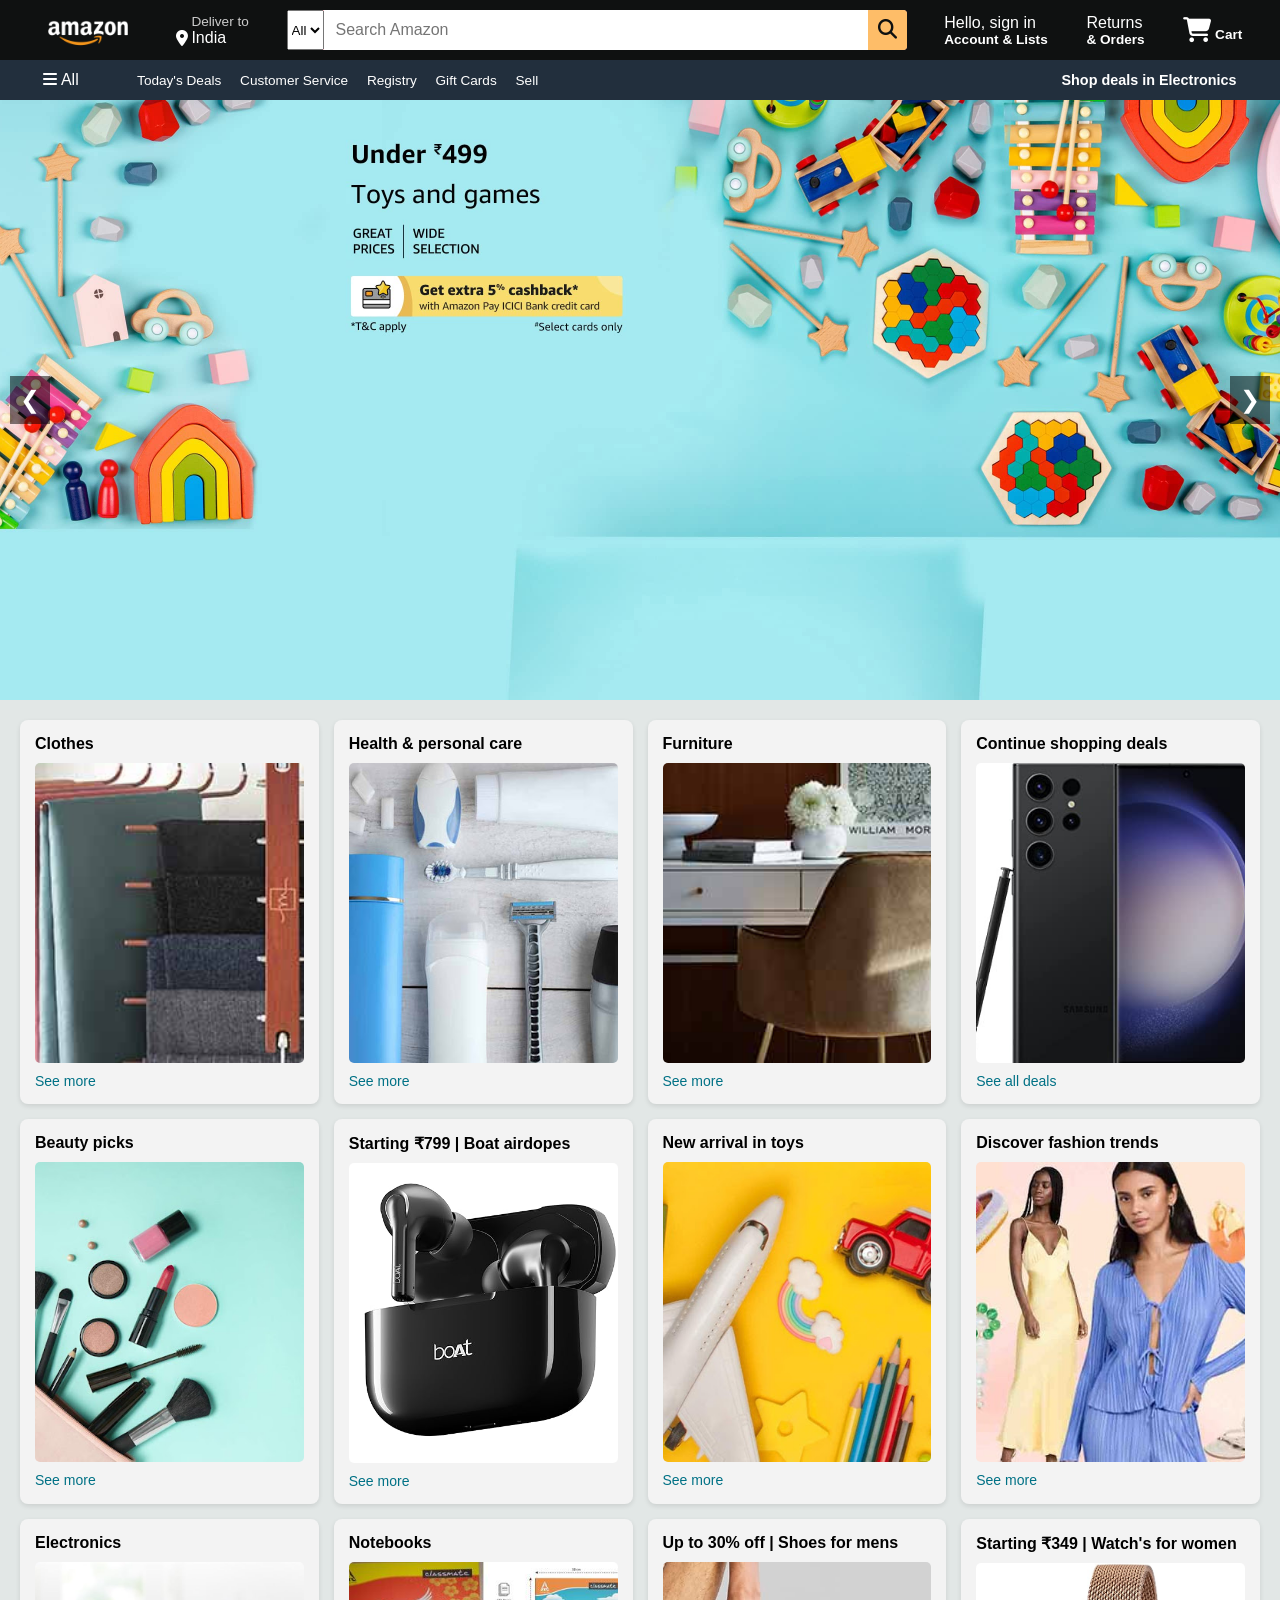
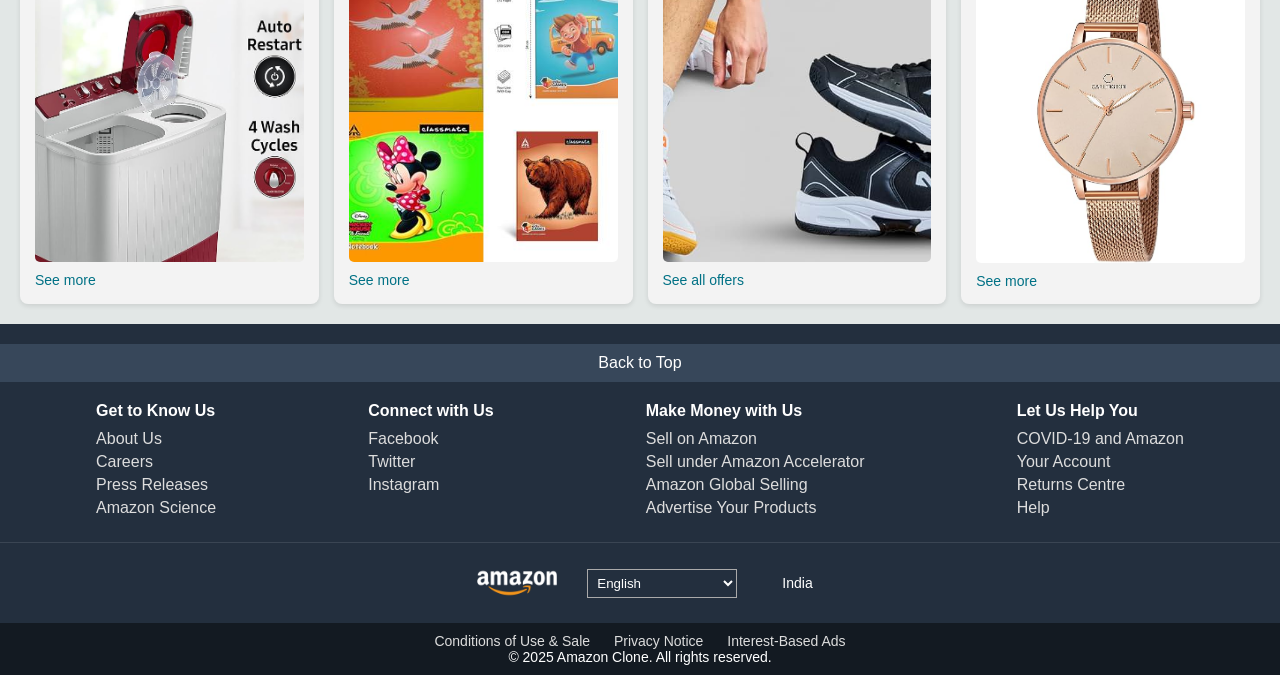
<file: index.html>
<!DOCTYPE html>
<html lang="en">

<head>
    <meta charset="UTF-8">
    <meta name="viewport" content="width=device-width, initial-scale=1.0">
    <title> Amazon clone</title>
    <link rel="stylesheet" href="https://cdnjs.cloudflare.com/ajax/libs/font-awesome/6.1.2/css/all.min.css"
        integrity="sha512-1sCRPdkRXhBV2PBLUdRb4tMg1w2YPf37qatUFeS7zlBy7jJI8Lf4VHwWfZZfpXtYSLy85pkm9GaYVYMfw5BC1A=="
        crossorigin="anonymous" referrerpolicy="no-referrer" />
    <link rel="stylesheet" href="style.css">
    <script src="script.js"></script>
</head>

<body>
    <header>
        <div class="navbar">
           <div class="nav-logo border">
              <div class="logo"></div>
           </div>

            <div class="nav-address border">
                <p class="add-first"> Deliver to </p>
                <div class="add-icon">
                    <i class="fa-solid fa-location-dot"></i>
                    <p class="add-second"> India </p>
                </div>
            </div>

            <div class="nav-search">
                <select>
                    <option> All </option>
                </select class="search-select">
                <input placeholder="Search Amazon" class="search-input">
                <div class="search-icon">
                    <i class="fa-solid fa-magnifying-glass"></i>
                </div>
            </div>

            <a href="login.html" class="login">
            <div class="nav-singing border">
               
                <p> <span> Hello, sign in </span></p>
                <p class="nav-second"> Account & Lists </p>
            </div>
        </a>

            <div class="nav-return border">
                <p> <span> Returns </span></p>
                <p class="nav-second"> & Orders </p>
            </div>

            <div class="nav-cart border">
                <i class="fa-solid fa-cart-shopping"></i>
                Cart
            </div>
        </div>

        <div class="panel">
            <div class="panel-all" id="menu-btn">
                <i class="fa-solid fa-bars"></i>
                All
            </div>
            <div class="panel-ops">
                <p> Today's Deals </p>
                <p> Customer Service </p>
                <p> Registry </p>
                <p> Gift Cards </p>
                <p> Sell </p>
            </div>
            <div class="panel-deals">
                Shop deals in Electronics
            </div>
        </div>
    </header>

    <!-- Inside <body>, after header -->
    <!-- NEW: Sidebar Overlay and Sidebar Menu -->
    <div class="sidebar-overlay"></div>
    <aside class="sidebar" id="sidebar">
         <div class="menu-header">
            <div class="profile-img">
                <i class="fa-solid fa-user"></i>
            </div>
            <div class="menu-mgs">Hello, sign in</div>
            <div class="close-menu-btn">
                <i class="fa-solid fa-xmark" id="sidebar-overlay"></i>
            </div>
        </div>
        <div class="category">
            <h3>Shop by Category</h3>
            <ol>
                <li><a href="products/mobiles.html" class="Category-name">Mobiles</a></li>
                <li><a href="products/Electronics.html" class="Category-name"> Electronics </a></li>
                <li><a href="products/tv.html" class="Category-name"> Tv, Audio & Cameras </a></li>
                <li><a href="products/mfashion.html" class="Category-name"> Men's Fashion </a></li>
                <li><a href="products/wfashion.html" class="Category-name"> Women's Fashion </a></li>
                <li><a href="products/computer.html" class="Category-name">  Computer & Laptop </a></li>
                <li><a href="products/grocery.html" class="Category-name"> Grocery </a></li>
                <li><a href="products/shoes.html" class="Category-name"> Shoes </a></li>
                <li><a href="products/baggs.html" class="Category-name"> Bag & Luggage </a></li>
                <li><a href="products/watches.html" class="Category-name"> Watches </a></li>
                

                </ol>
        </div>
        <div>
            <h3> Help & settings</h3>  
            <ol>
            <li><a href="#" class="help-name"> Your Account</a></li>
            <li><a href="#" class="help-name"> Customer Service </a></li>
            <li><a href="#" class="help-name"> sign in </a></li>
        </ol>
        </div>

    </aside>


    <section>
        <div class="hero">
            <div class="slider">
                <div class="slide active slide1"></div>
                <div class="slide slide2"></div>
                <div class="slide slide3"></div>
                <div class="slide slide4"></div>
                <div class="slide slide5"></div>
                <div class="slide slide6"></div>
                <div class="slide slide7"></div>
                <div class="slide slide8"></div>
            </div>
            <button class="prev">&#10094;</button>
            <button class="next">&#10095;</button>
        </div>

        <div class="shopping-grid">
            <div class="grid-box">
                <h3>Clothes</h3>
                <div class="grid-img" style="background-image: url('images/box1_img.jpeg');"></div>
                <a href="#" class="li-name">See more</a>
            </div>
            <div class="grid-box">
                <h3>Health & personal care </h3>
                <div class="grid-img" style="background-image: url('images/box2_img.jpeg');"></div>
                <a href="#" class="li-name">See more</a>
            </div>
            <div class="grid-box">
                <h3> Furniture </h3>
                <div class="grid-img" style="background-image: url('images/box3_img.jpeg');"></div>
                <a href="#" class="li-name">See more</a>
            </div>
            <div class="grid-box">
                <h3>Continue shopping deals</h3>
                <div class="grid-img" style="background-image: url('images/box4_img.jpeg');"></div>
                <a href="#" class="li-name">See all deals </a>
            </div>
            <div class="grid-box">
                <h3> Beauty picks </h3>
                <div class="grid-img" style="background-image: url('images/box5_img.jpeg');"></div>
                <a href="#" class="li-name">See more</a>
            </div>
            <div class="grid-box">
                <h3> Starting ₹799 | Boat airdopes </h3>
                <div class="grid-img" style="background-image: url('images/box6_img.jpg');"></div>
                <a href="#" class="li-name">See more</a>
            </div>
            <div class="grid-box">
                <h3>New arrival in toys</h3>
                <div class="grid-img" style="background-image: url('images/box7_img.jpeg');"></div>
                <a href="#" class="li-name">See more</a>
            </div>
            <div class="grid-box">
                <h3>Discover fashion trends</h3>
                <div class="grid-img" style="background-image: url('images/box8_img.jpeg');"></div>
                <a href="#" class="li-name">See more</a>
            </div>
            <div class="grid-box">
                <h3> Electronics</h3>
                <div class="grid-img" style="background-image: url('images/box9_img.jpg');"></div>
                <a href="#" class="li-name">See more</a>
            </div>
            <div class="grid-box">
                <h3>Notebooks</h3>
                <div class="grid-img" style="background-image: url('images/box10_img.jpg');"></div>
                <a href="#" class="li-name">See more</a>
            </div>
            <div class="grid-box">
                <h3> Up to 30% off | Shoes for mens </h3>
                <div class="grid-img" style="background-image: url('images/box11_img.jpg');"></div>
                <a href="#" class="li-name">See all offers</a>
            </div>
            <div class="grid-box">
                <h3> Starting ₹349 | Watch's for women </h3>
                <div class="grid-img" style="background-image: url('images/box12_img.jpg');"></div>
                <a href="#" class="li-name">See more</a>
            </div>
        </div>
    </section>

    <!-- Amazon Clone Footer -->
    <footer>
        <!-- Back to Top Button -->
        <div class="back-to-top"><a href="#">Back to Top</a></div>

        <!-- Footer Main Sections -->
        <div class="footer-content">
            <div class="footer-section">
                <h3>Get to Know Us</h3>
                <a href="https://www.aboutamazon.in/?utm_source=gateway&utm_medium=footer" class="footer-name">About Us</a>
                <a href="https://amazon.jobs/en/" class="footer-name">Careers</a>
                <a href="#" class="footer-name">Press Releases</a>
                <a href="#" class="footer-name">Amazon Science</a>
            </div>
            <div class="footer-section">
                <h3>Connect with Us</h3>
                <a href="#" class="li-name">Facebook</a>
                <a href="#" class="li-name">Twitter</a>
                <a href="#" class="li-name">Instagram</a>
            </div>
            <div class="footer-section">
                <h3>Make Money with Us</h3>
                <a href="#" class="li-name">Sell on Amazon</a>
                <a href="#" class="li-name">Sell under Amazon Accelerator</a>
                <a href="#" class="li-name">Amazon Global Selling</a>
                <a href="#" class="li-name">Advertise Your Products</a>
            </div>
            <div class="footer-section">
                <h3>Let Us Help You</h3>
                <a href="#" class="li-name">COVID-19 and Amazon</a>
                <a href="#" class="li-name">Your Account</a>
                <a href="#" class="li-name">Returns Centre</a>
                <a href="#" class="li-name">Help</a>
            </div>
        </div>

        <!-- Footer Middle Section (Logo, Language, Country) -->
        <div class="footer-middle">
            <div class="footer-logo"></div>
            <div class="footer-language">
                <select>
                    <option>English</option>
                    <option>हिन्दी (Hindi)</option>
                    <option>मराठी (Marathi)</option>
                    <option>ಕನ್ನಡ (Kannada)</option>
                    <option>தமிழ் (Tamil)</option>
                    <option>తెలుగు (Telugu)</option>
                    <option>اردو (Urdu)</option>
                    <option>ਪੰਜਾਬੀ (Punjabi)</option>
                    <option>বাংলা (Bengali)</option>
                    <option>ગુજરાતી (Gujarati)</option>
                </select>
            </div>
            <div class="footer-country">
                <div class="india-flag"></div>
                <span>India</span>
            </div>
        </div>

        <!-- Footer Bottom Section -->
        <div class="footer-bottom">
            <div class="footer-links">
                <a href="#" class="footer-name">Conditions of Use & Sale</a>
                <a href="#" class="footer-name">Privacy Notice</a>
                <a href="#" class="footer-name">Interest-Based Ads</a>
            </div>
            <div class="footer-legal">© 2025 Amazon Clone. All rights reserved.</div>
        </div>
    </footer>


</body>

</html>
</file>
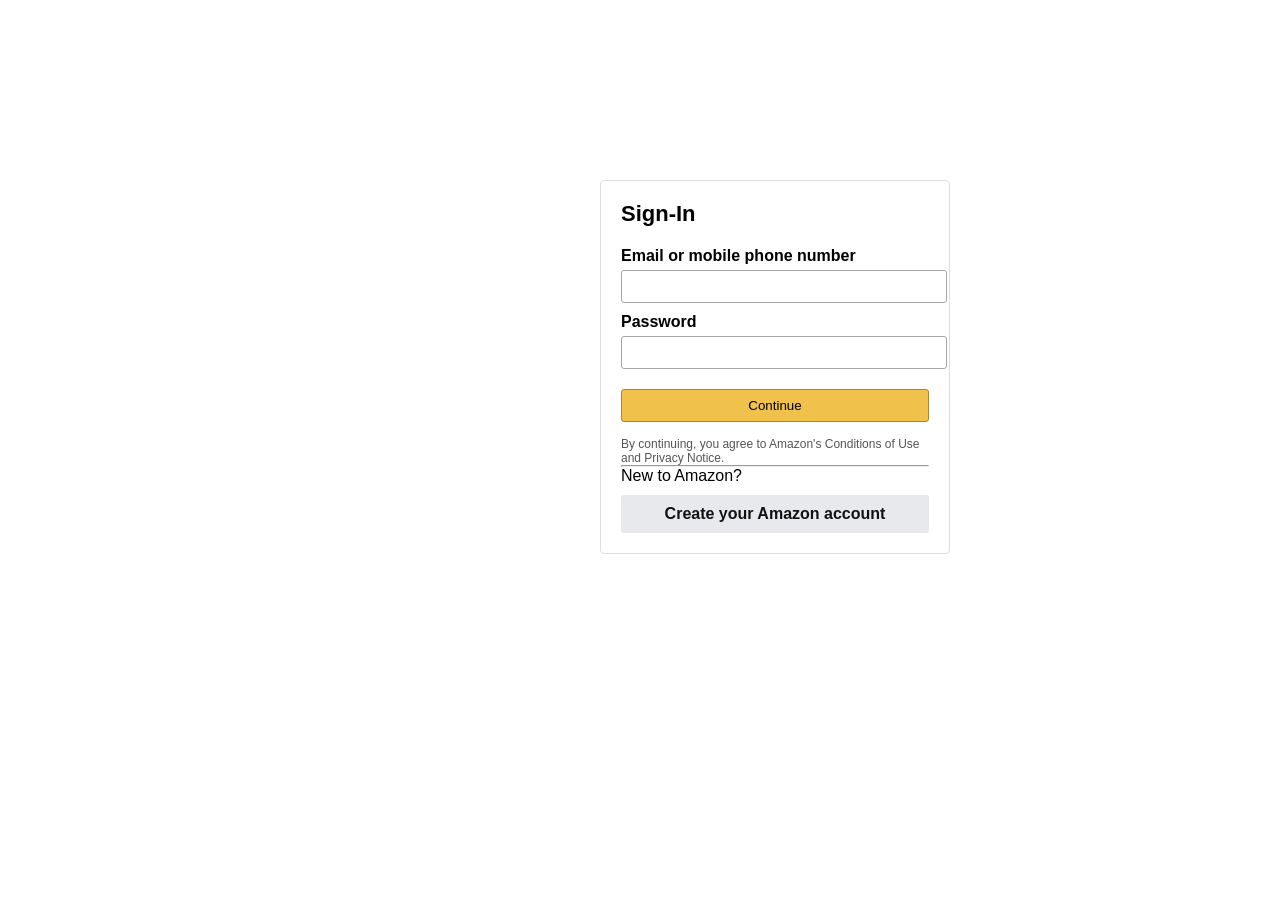
<file: login.html>
<!DOCTYPE html>
<html lang="en">
<head>
  <meta charset="UTF-8" />
  <meta name="viewport" content="width=device-width, initial-scale=1.0"/>
  <title>Amazon Login</title>
  <link rel="stylesheet" href="auth.css" />
  <link rel="stylesheet" href="style.css" />

</head>
<body>
  <div class="auth-container">
    
    <div class="auth-box">
      <h2>Sign-In</h2>
      <form id="loginForm">
        <label>Email or mobile phone number</label>
        <input type="text" required />
        <label>Password</label>
        <input type="password" required />
        <button type="submit">Continue</button>
      </form>
      <p class="terms">By continuing, you agree to Amazon's Conditions of Use and Privacy Notice.</p>
      <hr />
      <p>New to Amazon?</p>
      <a href="signup.html" class="create-account-btn">Create your Amazon account</a>
    </div>
  </div>

  <script src="auth.js"></script>
</body>
</html>
</file>
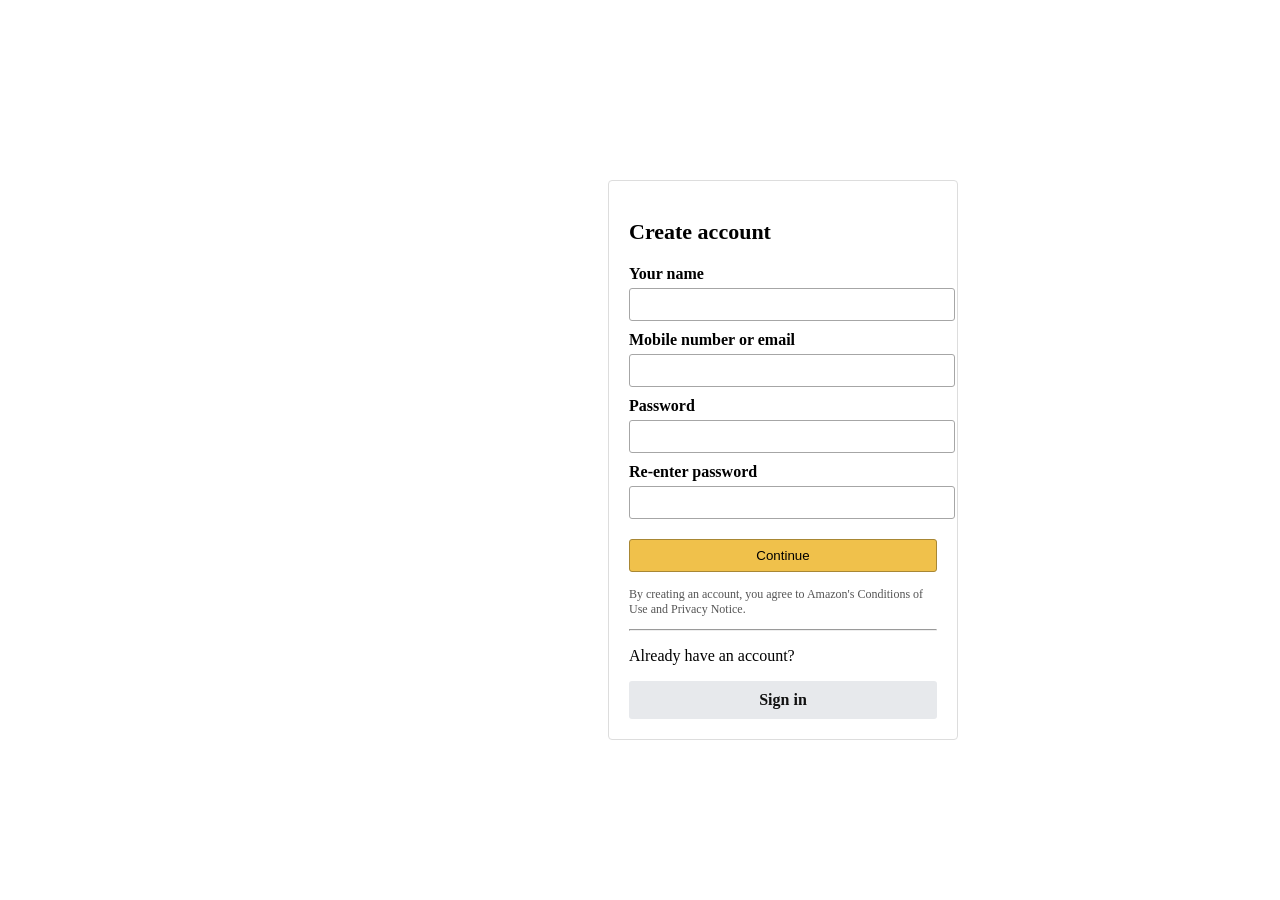
<file: signup.html>
<!DOCTYPE html>
<html lang="en">
<head>
  <meta charset="UTF-8" />
  <meta name="viewport" content="width=device-width, initial-scale=1.0"/>
  <title>Amazon Sign Up</title>
  <link rel="stylesheet" href="auth.css" />
</head>
<body>
  <div class="auth-container">
    
    <div class="auth-box">
      <h2>Create account</h2>
      <form id="signupForm">
        <label>Your name</label>
        <input type="text" required />
        <label>Mobile number or email</label>
        <input type="text" required />
        <label>Password</label>
        <input type="password" required />
        <label>Re-enter password</label>
        <input type="password" required />
        <button type="submit">Continue</button>
      </form>
      <p class="terms">By creating an account, you agree to Amazon's Conditions of Use and Privacy Notice.</p>
      <hr />
      <p>Already have an account?</p>
      <a href="login.html" class="create-account-btn">Sign in</a>
    </div>
  </div>

  <script src="auth.js"></script>
</body>
</html>
</file>
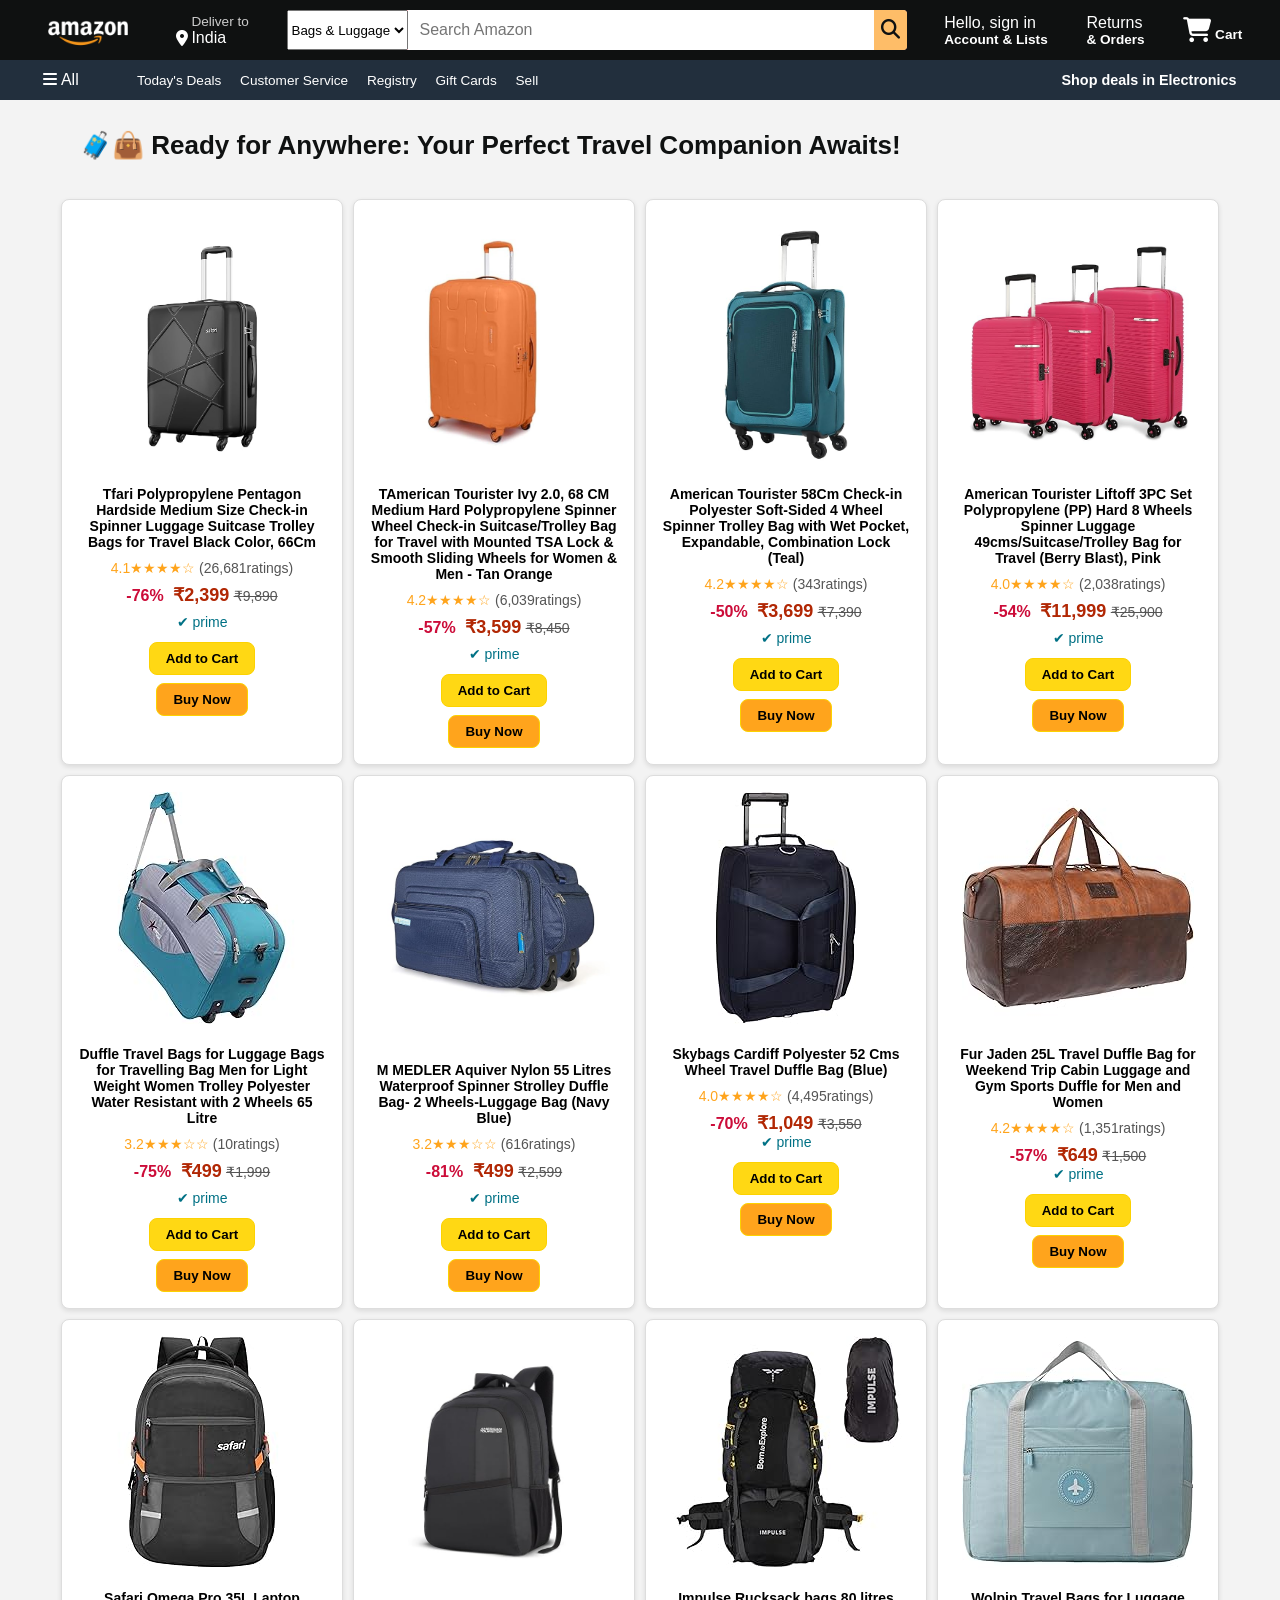
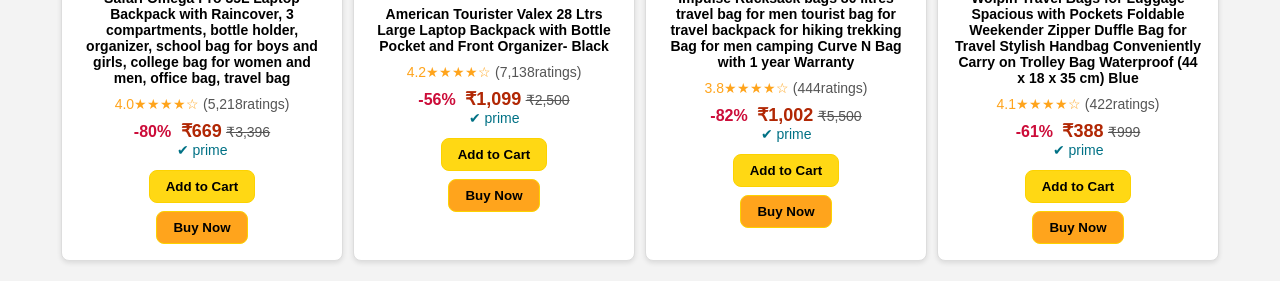
<file: products/baggs.html>
<!DOCTYPE html>
<html lang="en">

<head>
    <meta charset="UTF-8">
    <meta name="viewport" content="width=device-width, initial-scale=1.0">
    <title> Bags & Luggage </title>
    <link rel="stylesheet" href="https://cdnjs.cloudflare.com/ajax/libs/font-awesome/6.1.2/css/all.min.css"
        integrity="sha512-1sCRPdkRXhBV2PBLUdRb4tMg1w2YPf37qatUFeS7zlBy7jJI8Lf4VHwWfZZfpXtYSLy85pkm9GaYVYMfw5BC1A=="
        crossorigin="anonymous" referrerpolicy="no-referrer" />
    <link rel="stylesheet" href="../style.css">
    <link rel="stylesheet" href= "product.css">
    <script src="../script.js"></script>
</head>

<body>
    <!--bags navbar-->
   <header>
     <div class="navbar">
         <div class="nav-logo border">
             <div class="logo"></div>
         </div>
 
         <div class="nav-address border">
             <p class="add-first"> Deliver to </p>
             <div class="add-icon">
                 <i class="fa-solid fa-location-dot"></i>
                 <p class="add-second"> India </p>
             </div>
         </div>

         <div class="nav-search">
            <select>
                <option> Bags & Luggage </option>
            </select class="search-select">
            <input placeholder="Search Amazon" class="search-input">
            <div class="search-icon">
                <i class="fa-solid fa-magnifying-glass"></i>
            </div>
        </div>

        <div class="nav-singing border">
            <p> <span> Hello, sign in </span></p>
            <p class="nav-second"> Account & Lists </p>
        </div>
        <div class="nav-return border">
            <p> <span> Returns </span></p>
            <p class="nav-second"> & Orders </p>
        </div>

        <div class="nav-cart border">
            <i class="fa-solid fa-cart-shopping"></i>
            Cart
        </div>
    </div>

    <div class="panel">
        <div class="panel-all" id="menu-btn">
            <i class="fa-solid fa-bars"></i>
            All
        </div>
        <div class="panel-ops">
            <p> Today's Deals </p>
            <p> Customer Service </p>
            <p> Registry </p>
            <p> Gift Cards </p>
            <p> Sell </p>
        </div>
        <div class="panel-deals">
            Shop deals in Electronics
        </div>
    </div>
</header>

<!-- Inside <body>, after header -->
    <!-- NEW: Sidebar Overlay and Sidebar Menu -->
    <div class="sidebar-overlay"></div>
    <aside class="sidebar" id="sidebar">
        <div class="menu-header">
            <div class="profile-img">
                <i class="fa-solid fa-user"></i>
            </div>
            <div class="menu-mgs">Hello, sign in</div>
            <div class="close-menu-btn">
                <i class="fa-solid fa-xmark" id="sidebar-overlay"></i>
            </div>
        </div>
        <div class="category">
            <h3>Shop by Category</h3>
            <ol>
                <li><a href="mobiles.html" class="Category-name">Mobiles</a></li>
                <li><a href="Electronics.html" class="Category-name"> Electronics </a></li>
                <li><a href="tv.html" class="Category-name"> Tv, Audio & Cameras </a></li>
                <li><a href="mfashion.html" class="Category-name"> Men's Fashion </a></li>
                <li><a href="wfashion.html" class="Category-name"> Women's Fashion </a></li>
                <li><a href="computer.html" class="Category-name">  Computer & Laptop </a></li>
                <li><a href="grocery.html" class="Category-name"> Grocery </a></li>
                <li><a href="shoes.html" class="Category-name"> Shoes </a></li>
                <li><a href="baggs.html" class="Category-name"> Bag & Luggage </a></li>
                <li><a href="watches.html" class="Category-name"> Watches </a></li>
              

                </ol>
        </div>
        <div>
            <h3> Help & settings</h3>  
            <ol>
            <li><a href="#" class="help-name"> Your Account</a></li>
            <li><a href="#" class="help-name"> Customer Service </a></li>
            <li><a href="#" class="help-name"> sign in </a></li>
        </ol>
        </div>
        </aside>


     <!-- product-->
    <h2 class="section-heading">🧳👜 Ready for Anywhere: Your Perfect Travel Companion Awaits!</h2>
     <section class="product-container">
     <!-- Product Card 1 -->
     <div class="product-card">
         <img src= "../images/bag_1.jpg" alt="b.l">
       <p class="product-title"> Tfari Polypropylene Pentagon Hardside Medium Size Check-in Spinner Luggage Suitcase Trolley Bags for Travel Black Color, 66Cm </p> 
       <div class="rating">4.1★★★★☆ <span>(26,681ratings)</span></div>
       <div class="price-section">
         <span class="discount">-76%</span>
         <span class="price">₹2,399</span>
         <s class="mrp">₹9,890</s>
       </div>
       <div class="prime-badge">✔ prime</div>
       <button class="add-to-cart">Add to Cart</button>
       <button class="buy-now">Buy Now</button>
     </div>

      <!-- Product Card 2 -->
      <div class="product-card">
        <img src= "../images/bag_2.jpg" alt="b.l">
      <p class="product-title"> TAmerican Tourister Ivy 2.0, 68 CM Medium Hard Polypropylene Spinner Wheel Check-in Suitcase/Trolley Bag for Travel with Mounted TSA Lock & Smooth Sliding Wheels for Women & Men - Tan Orange </p> 
      <div class="rating">4.2★★★★☆ <span>(6,039ratings)</span></div>
      <div class="price-section">
        <span class="discount">-57%</span>
        <span class="price">₹3,599</span>
        <s class="mrp">₹8,450</s>
      </div>
      <div class="prime-badge">✔ prime</div>
      <button class="add-to-cart">Add to Cart</button>
      <button class="buy-now">Buy Now</button>
    </div>

    <!-- Product Card 3 -->
    <div class="product-card">
        <img src= "../images/bag_3.jpg" alt="b.l">
      <p class="product-title"> American Tourister 58Cm Check-in Polyester Soft-Sided 4 Wheel Spinner Trolley Bag with Wet Pocket, Expandable, Combination Lock (Teal) </p> 
      <div class="rating">4.2★★★★☆ <span>(343ratings)</span></div>
      <div class="price-section">
        <span class="discount">-50%</span>
        <span class="price">₹3,699</span>
        <s class="mrp">₹7,390</s>
      </div>
      <div class="prime-badge">✔ prime</div>
      <button class="add-to-cart">Add to Cart</button>
      <button class="buy-now">Buy Now</button>
    </div>

     <!-- Product Card 4-->
     <div class="product-card">
        <img src= "../images/bag_4.jpg" alt="b.l">
      <p class="product-title">American Tourister Liftoff 3PC Set Polypropylene (PP) Hard 8 Wheels Spinner Luggage 49cms/Suitcase/Trolley Bag for Travel (Berry Blast), Pink </p> 
      <div class="rating">4.0★★★★☆ <span>(2,038ratings)</span></div>
      <div class="price-section">
        <span class="discount">-54%</span>
        <span class="price">₹11,999</span>
        <s class="mrp">₹25,900</s>
      </div>
      <div class="prime-badge">✔ prime</div>
      <button class="add-to-cart">Add to Cart</button>
      <button class="buy-now">Buy Now</button>
    </div>

     <!-- Product Card 5-->
     <div class="product-card">
        <img src= "../images/bag_5.jpg" alt="b.l">
      <p class="product-title">Duffle Travel Bags for Luggage Bags for Travelling Bag Men for Light Weight Women Trolley Polyester Water Resistant with 2 Wheels 65 Litre </p> 
      <div class="rating">3.2★★★☆☆ <span>(10ratings)</span></div>
      <div class="price-section">
        <span class="discount">-75%</span>
        <span class="price">₹499</span>
        <s class="mrp">₹1,999</s>
      </div>
      <div class="prime-badge">✔ prime</div>
      <button class="add-to-cart">Add to Cart</button>
      <button class="buy-now">Buy Now</button>
    </div>

    <!-- Product Card 6-->
     <div class="product-card">
        <img src= "../images/bag_6.jpg" alt="b.l">
      <p class="product-title">M MEDLER Aquiver Nylon 55 Litres Waterproof Spinner Strolley Duffle Bag- 2 Wheels-Luggage Bag (Navy Blue) </p> 
      <div class="rating">3.2★★★☆☆ <span>(616ratings)</span></div>
      <div class="price-section">
        <span class="discount">-81%</span>
        <span class="price">₹499</span>
        <s class="mrp">₹2,599</s>
      </div>
      <div class="prime-badge">✔ prime</div>
      <button class="add-to-cart">Add to Cart</button>
      <button class="buy-now">Buy Now</button>
    </div>

    <!-- Product Card 7-->
    <div class="product-card">
        <img src= "../images/bag_7.jpg" alt="b.l">
      <p class="product-title"> Skybags Cardiff Polyester 52 Cms Wheel Travel Duffle Bag (Blue) </p> 
      <div class="rating">4.0★★★★☆ <span>(4,495ratings)</span></div>
      <div class="price-secti2on">
        <span class="discount">-70%</span>
        <span class="price">₹1,049</span>
        <s class="mrp">₹3,550</s>
      </div>
      <div class="prime-badge">✔ prime</div>
      <button class="add-to-cart">Add to Cart</button>
      <button class="buy-now">Buy Now</button>
    </div>

    <!-- Product Card 8-->
    <div class="product-card">
        <img src= "../images/bag_8.jpg" alt="b.l">
      <p class="product-title">Fur Jaden 25L Travel Duffle Bag for Weekend Trip Cabin Luggage and Gym Sports Duffle for Men and Women </p> 
      <div class="rating">4.2★★★★☆ <span>(1,351ratings)</span></div>
      <div class="price-secti2on">
        <span class="discount">-57%</span>
        <span class="price">₹649</span>
        <s class="mrp">₹1,500</s>
      </div>
      <div class="prime-badge">✔ prime</div>
      <button class="add-to-cart">Add to Cart</button>
      <button class="buy-now">Buy Now</button>
    </div>

    <!-- Product Card 9-->
    <div class="product-card">
        <img src= "../images/bag_9.jpg" alt="b.l">
      <p class="product-title">Safari Omega Pro 35L Laptop Backpack with Raincover, 3 compartments, bottle holder, organizer, school bag for boys and girls, college bag for women and men, office bag, travel bag </p> 
      <div class="rating">4.0★★★★☆ <span>(5,218ratings)</span></div>
      <div class="price-secti2on">
        <span class="discount">-80%</span>
        <span class="price">₹669</span>
        <s class="mrp">₹3,396</s>
      </div>
      <div class="prime-badge">✔ prime</div>
      <button class="add-to-cart">Add to Cart</button>
      <button class="buy-now">Buy Now</button>
    </div>

    <!-- Product Card 10-->
    <div class="product-card">
        <img src= "../images/bag_10.jpg" alt="b.l">
      <p class="product-title">American Tourister Valex 28 Ltrs Large Laptop Backpack with Bottle Pocket and Front Organizer- Black </p> 
      <div class="rating">4.2★★★★☆ <span>(7,138ratings)</span></div>
      <div class="price-secti2on">
        <span class="discount">-56%</span>
        <span class="price">₹1,099</span>
        <s class="mrp">₹2,500</s>
      </div>
      <div class="prime-badge">✔ prime</div>
      <button class="add-to-cart">Add to Cart</button>
      <button class="buy-now">Buy Now</button>
    </div>

    <!-- Product Card 11-->
    <div class="product-card">
        <img src= "../images/bag_11.jpg" alt="b.l">
      <p class="product-title">Impulse Rucksack bags 80 litres travel bag for men tourist bag for travel backpack for hiking trekking Bag for men camping Curve N Bag with 1 year Warranty </p> 
      <div class="rating">3.8★★★★☆ <span>(444ratings)</span></div>
      <div class="price-secti2on">
        <span class="discount">-82%</span>
        <span class="price">₹1,002</span>
        <s class="mrp">₹5,500</s>
      </div>
      <div class="prime-badge">✔ prime</div>
      <button class="add-to-cart">Add to Cart</button>
      <button class="buy-now">Buy Now</button>
    </div>

    <!-- Product Card 12-->
    <div class="product-card">
        <img src= "../images/bag_12.jpg" alt="b.l">
      <p class="product-title">Wolpin Travel Bags for Luggage Spacious with Pockets Foldable Weekender Zipper Duffle Bag for Travel Stylish Handbag Conveniently Carry on Trolley Bag Waterproof (44 x 18 x 35 cm) Blue</p> 
      <div class="rating">4.1★★★★☆ <span>(422ratings)</span></div>
      <div class="price-secti2on">
        <span class="discount">-61%</span>
        <span class="price">₹388</span>
        <s class="mrp">₹999</s>
      </div>
      <div class="prime-badge">✔ prime</div>
      <button class="add-to-cart">Add to Cart</button>
      <button class="buy-now">Buy Now</button>
    </div>
     </section>

</body>
</html>
</file>
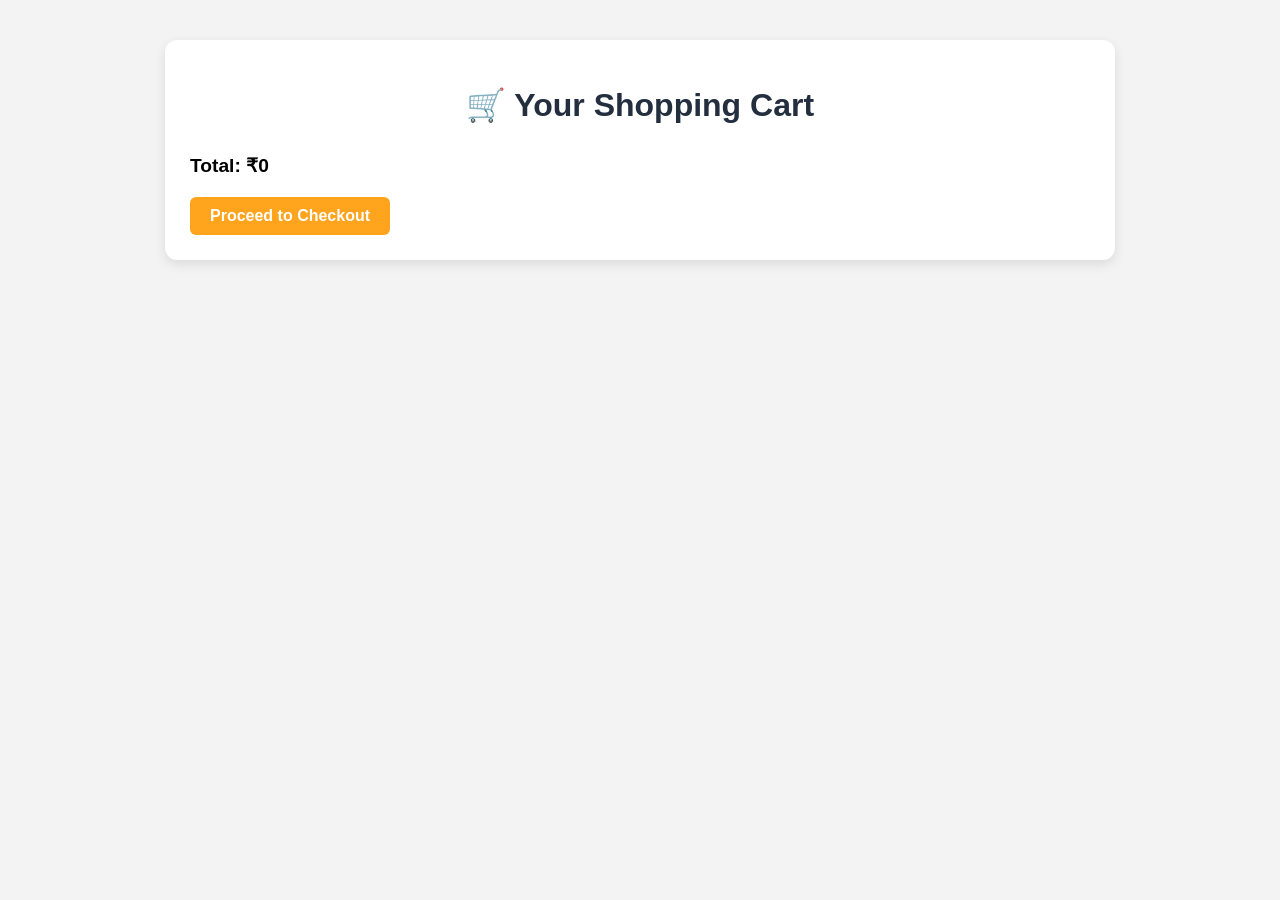
<file: products/cart.html>
<!DOCTYPE html>
<html lang="en">
<head>
  <meta charset="UTF-8">
  <title>Your Cart</title>
  <link rel="stylesheet" href="cart.css">
</head>
<body>
  <div class="cart-container">
    <h1>🛒 Your Shopping Cart</h1>

    <!-- Cart Items -->
    <div id="cart-items"></div>

    <!-- Total Price -->
    <div id="cart-total" style="margin-top: 20px; font-size: 1.2rem; font-weight: bold;"></div>

    <!-- Checkout Button -->
    <div style="margin-top: 20px;">
      <button id="checkout-btn">Proceed to Checkout</button>
    </div>
  </div>

  <!-- Cart Functionality Script -->
  <script src="show-cart.js"></script>
</body>
</html>
</file>
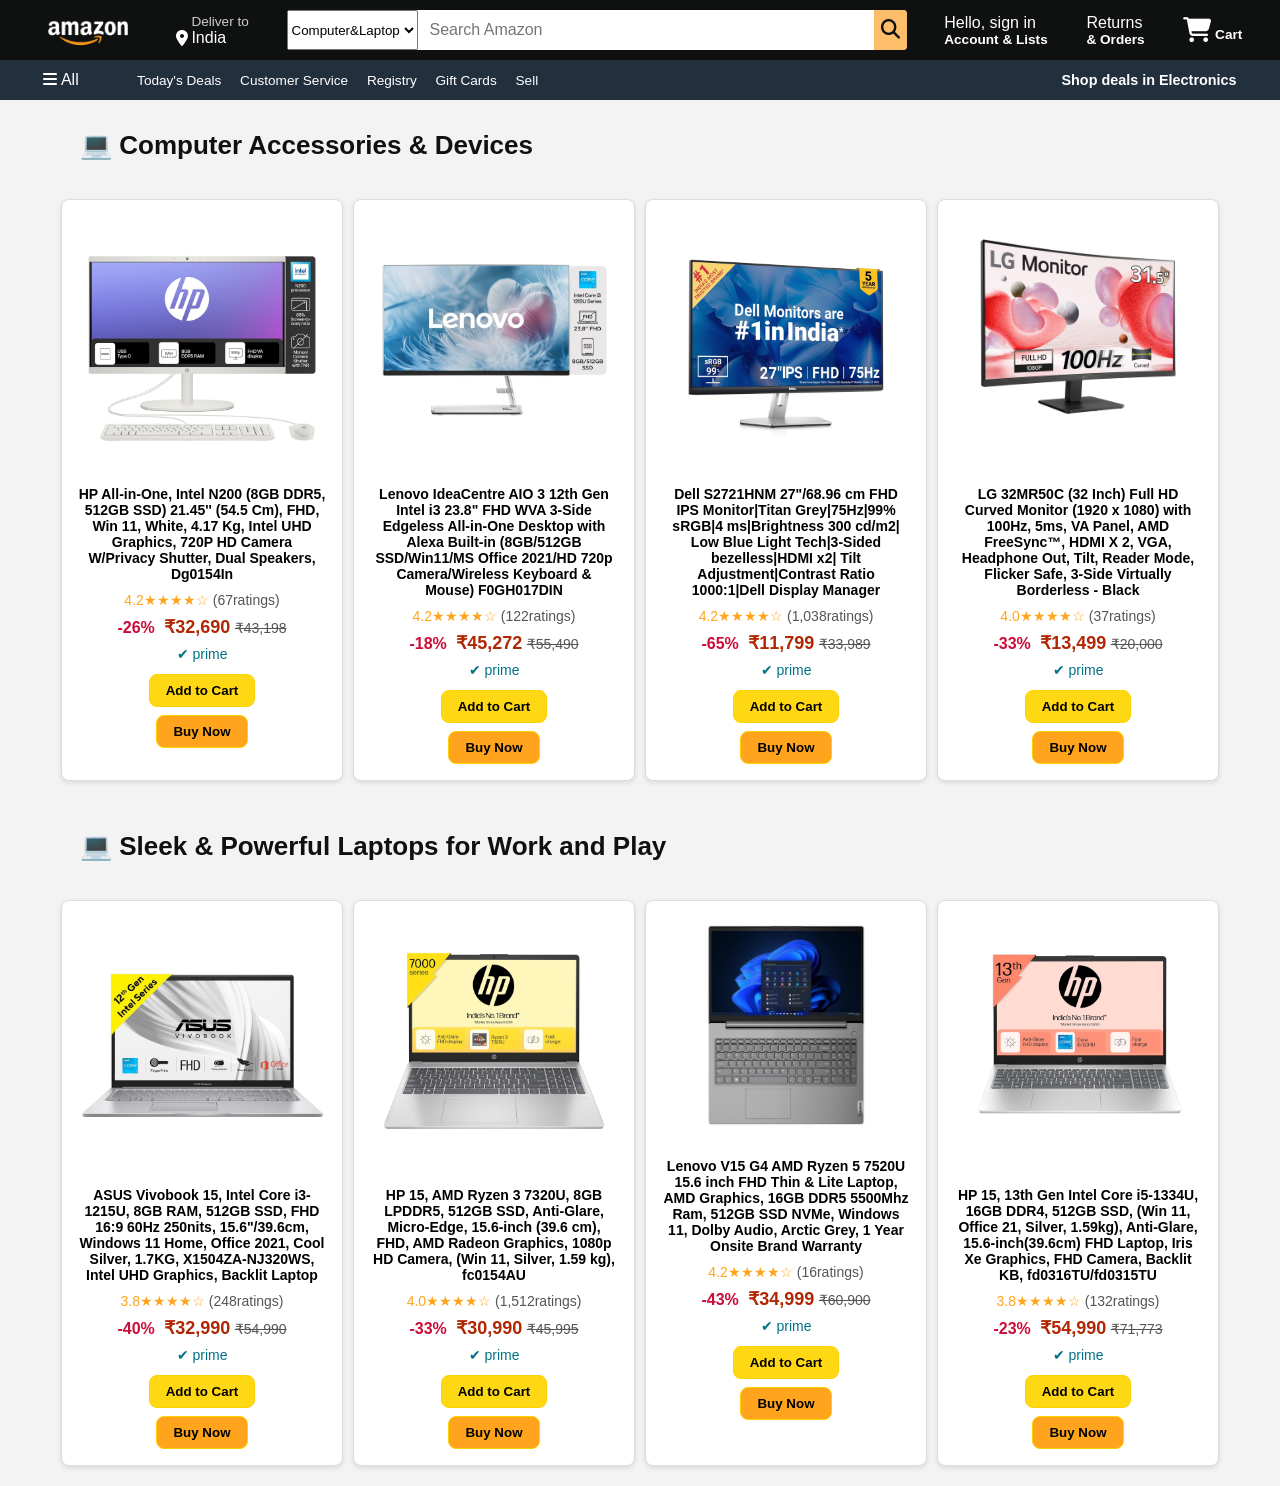
<file: products/computer.html>
<!DOCTYPE html>
<html lang="en">

<head>
    <meta charset="UTF-8">
    <meta name="viewport" content="width=device-width, initial-scale=1.0">
    <title> Computer & Laptop  </title>
    <link rel="stylesheet" href="https://cdnjs.cloudflare.com/ajax/libs/font-awesome/6.1.2/css/all.min.css"
        integrity="sha512-1sCRPdkRXhBV2PBLUdRb4tMg1w2YPf37qatUFeS7zlBy7jJI8Lf4VHwWfZZfpXtYSLy85pkm9GaYVYMfw5BC1A=="
        crossorigin="anonymous" referrerpolicy="no-referrer" />
    <link rel="stylesheet" href="../style.css">
    <link rel="stylesheet" href= "product.css">
    <script src="../script.js"></script>
</head>

<body>
    <!--comp & lap navbar-->
   <header>
     <div class="navbar">
         <div class="nav-logo border">
             <div class="logo"></div>
         </div>
 
         <div class="nav-address border">
             <p class="add-first"> Deliver to </p>
             <div class="add-icon">
                 <i class="fa-solid fa-location-dot"></i>
                 <p class="add-second"> India </p>
             </div>
         </div>

         
         <div class="nav-search">
            <select>
                <option> Computer&Laptop </option>
            </select class="search-select">
            <input placeholder="Search Amazon" class="search-input">
            <div class="search-icon">
                <i class="fa-solid fa-magnifying-glass"></i>
            </div>
        </div>

        <div class="nav-singing border">
            <p> <span> Hello, sign in </span></p>
            <p class="nav-second"> Account & Lists </p>
        </div>
        <div class="nav-return border">
            <p> <span> Returns </span></p>
            <p class="nav-second"> & Orders </p>
        </div>

        <div class="nav-cart border">
            <i class="fa-solid fa-cart-shopping"></i>
            Cart
        </div>
    </div>

    <div class="panel">
        <div class="panel-all" id="menu-btn">
            <i class="fa-solid fa-bars"></i>
            All
        </div>
        <div class="panel-ops">
            <p> Today's Deals </p>
            <p> Customer Service </p>
            <p> Registry </p>
            <p> Gift Cards </p>
            <p> Sell </p>
        </div>
        <div class="panel-deals">
            Shop deals in Electronics
        </div>
    </div>
</header>

<!-- Inside <body>, after header -->
    <!-- NEW: Sidebar Overlay and Sidebar Menu -->
    <div class="sidebar-overlay"></div>
    <aside class="sidebar" id="sidebar">
        <div class="menu-header">
            <div class="profile-img">
                <i class="fa-solid fa-user"></i>
            </div>
            <div class="menu-mgs">Hello, sign in</div>
            <div class="close-menu-btn">
                <i class="fa-solid fa-xmark" id="sidebar-overlay"></i>
            </div>
        </div>
        <div class="category">
            <h3>Shop by Category</h3>
            <ol>
                <li><a href="mobiles.html" class="Category-name">Mobiles</a></li>
                <li><a href="Electronics.html" class="Category-name"> Electronics </a></li>
                <li><a href="tv.html" class="Category-name"> Tv, Audio & Cameras </a></li>
                <li><a href="mfashion.html" class="Category-name"> Men's Fashion </a></li>
                <li><a href="wfashion.html" class="Category-name"> Women's Fashion </a></li>
                <li><a href="computer.html" class="Category-name">  Computer & Laptop </a></li>
                <li><a href="grocery.html" class="Category-name"> Grocery </a></li>
                <li><a href="shoes.html" class="Category-name">  Shoes </a></li>
                <li><a href="baggs.html" class="Category-name"> Bag & Luggage </a></li>
                <li><a href="watches.html" class="Category-name"> Watches </a></li>
                
                </ol>
        </div>
        <div>
            <h3> Help & settings</h3>  
            <ol>
            <li><a href="#" class="help-name"> Your Account</a></li>
            <li><a href="#" class="help-name"> Customer Service </a></li>
            <li><a href="#" class="help-name"> sign in </a></li>
        </ol>
        </div>
        </aside>


        <!--computer product-->
        <h2 class="section-heading">💻 Computer Accessories & Devices</h2>
     <section class="product-container">
     <!-- Product Card 1 -->
     <div class="product-card">
         <img src= "../images/comp_1.jpg" alt="computer">
       <p class="product-title"> HP All-in-One, Intel N200 (8GB DDR5, 512GB SSD) 21.45'' (54.5 Cm), FHD, Win 11, White, 4.17 Kg, Intel UHD Graphics, 720P HD Camera W/Privacy Shutter, Dual Speakers, Dg0154In</p> 
       <div class="rating">4.2★★★★☆ <span>(67ratings)</span></div>
       <div class="price-section">
         <span class="discount">-26%</span>
         <span class="price">₹32,690</span>
         <s class="mrp">₹43,198</s>
       </div>
       <div class="prime-badge">✔ prime</div>
       <button class="add-to-cart">Add to Cart</button>
       <button class="buy-now">Buy Now</button>
     </div>

      <!-- Product Card 2 -->
      <div class="product-card">
        <img src= "../images/comp_2.jpg" alt="computer">
      <p class="product-title"> Lenovo IdeaCentre AIO 3 12th Gen Intel i3 23.8" FHD WVA 3-Side Edgeless All-in-One Desktop with Alexa Built-in (8GB/512GB SSD/Win11/MS Office 2021/HD 720p Camera/Wireless Keyboard & Mouse) F0GH017DIN</p> 
      <div class="rating">4.2★★★★☆ <span>(122ratings)</span></div>
      <div class="price-section">
        <span class="discount">-18%</span>
        <span class="price">₹45,272</span>
        <s class="mrp">₹55,490</s>
      </div>
      <div class="prime-badge">✔ prime</div>
      <button class="add-to-cart">Add to Cart</button>
      <button class="buy-now">Buy Now</button>
    </div>

     <!-- Product Card 3 -->
     <div class="product-card">
        <img src= "../images/comp_3.jpg" alt="computer">
      <p class="product-title"> Dell S2721HNM 27"/68.96 cm FHD IPS Monitor|Titan Grey|75Hz|99% sRGB|4 ms|Brightness 300 cd/m2| Low Blue Light Tech|3-Sided bezelless|HDMI x2| Tilt Adjustment|Contrast Ratio 1000:1|Dell Display Manager</p> 
      <div class="rating">4.2★★★★☆ <span>(1,038ratings)</span></div>
      <div class="price-section">
        <span class="discount">-65%</span>
        <span class="price">₹11,799</span>
        <s class="mrp">₹33,989</s>
      </div>
      <div class="prime-badge">✔ prime</div>
      <button class="add-to-cart">Add to Cart</button>
      <button class="buy-now">Buy Now</button>
    </div>

    <!-- Product Card 4 -->
    <div class="product-card">
        <img src= "../images/comp_4.jpg" alt="computer">
      <p class="product-title"> LG 32MR50C (32 Inch) Full HD Curved Monitor (1920 x 1080) with 100Hz, 5ms, VA Panel, AMD FreeSync™, HDMI X 2, VGA, Headphone Out, Tilt, Reader Mode, Flicker Safe, 3-Side Virtually Borderless - Black</p> 
      <div class="rating">4.0★★★★☆ <span>(37ratings)</span></div>
      <div class="price-section">
        <span class="discount">-33%</span>
        <span class="price">₹13,499</span>
        <s class="mrp">₹20,000</s>
      </div>
      <div class="prime-badge">✔ prime</div>
      <button class="add-to-cart">Add to Cart</button>
      <button class="buy-now">Buy Now</button>
    </div>
     </section>


    <!--Laptop product-->
    <h2 class="section-heading">💻 Sleek & Powerful Laptops for Work and Play</h2>
    <section class="product-container">
    <!-- Product Card 1 -->
    <div class="product-card">
        <img src= "../images/lap_1.jpg" alt="Laptop">
      <p class="product-title"> ASUS Vivobook 15, Intel Core i3-1215U, 8GB RAM, 512GB SSD, FHD 16:9 60Hz 250nits, 15.6"/39.6cm, Windows 11 Home, Office 2021, Cool Silver, 1.7KG, X1504ZA-NJ320WS, Intel UHD Graphics, Backlit Laptop</p> 
      <div class="rating">3.8★★★★☆ <span>(248ratings)</span></div>
      <div class="price-section">
        <span class="discount">-40%</span>
        <span class="price">₹32,990</span>
        <s class="mrp">₹54,990</s>
      </div>
      <div class="prime-badge">✔ prime</div>
      <button class="add-to-cart">Add to Cart</button>
      <button class="buy-now">Buy Now</button>
    </div>

    <!-- Product Card 2 -->
    <div class="product-card">
        <img src= "../images/lap_2.jpg" alt="Laptop">
      <p class="product-title"> HP 15, AMD Ryzen 3 7320U, 8GB LPDDR5, 512GB SSD, Anti-Glare, Micro-Edge, 15.6-inch (39.6 cm), FHD, AMD Radeon Graphics, 1080p HD Camera, (Win 11, Silver, 1.59 kg), fc0154AU</p> 
      <div class="rating">4.0★★★★☆ <span>(1,512ratings)</span></div>
      <div class="price-section">
        <span class="discount">-33%</span>
        <span class="price">₹30,990</span>
        <s class="mrp">₹45,995</s>
      </div>
      <div class="prime-badge">✔ prime</div>
      <button class="add-to-cart">Add to Cart</button>
      <button class="buy-now">Buy Now</button>
    </div>

    <!-- Product Card 3 -->
    <div class="product-card">
        <img src= "../images/lap_3.jpg" alt="Laptop">
      <p class="product-title"> Lenovo V15 G4 AMD Ryzen 5 7520U 15.6 inch FHD Thin & Lite Laptop, AMD Graphics, 16GB DDR5 5500Mhz Ram, 512GB SSD NVMe, Windows 11, Dolby Audio, Arctic Grey, 1 Year Onsite Brand Warranty</p> 
      <div class="rating">4.2★★★★☆ <span>(16ratings)</span></div>
      <div class="price-section">
        <span class="discount">-43%</span>
        <span class="price">₹34,999</span>
        <s class="mrp">₹60,900</s>
      </div>
      <div class="prime-badge">✔ prime</div>
      <button class="add-to-cart">Add to Cart</button>
      <button class="buy-now">Buy Now</button>
    </div>

     <!-- Product Card 4 -->
     <div class="product-card">
        <img src= "../images/lap_4.jpg" alt="Laptop">
      <p class="product-title"> HP 15, 13th Gen Intel Core i5-1334U, 16GB DDR4, 512GB SSD, (Win 11, Office 21, Silver, 1.59kg), Anti-Glare, 15.6-inch(39.6cm) FHD Laptop, Iris Xe Graphics, FHD Camera, Backlit KB, fd0316TU/fd0315TU</p> 
      <div class="rating">3.8★★★★☆ <span>(132ratings)</span></div>
      <div class="price-section">
        <span class="discount">-23%</span>
        <span class="price">₹54,990</span>
        <s class="mrp">₹71,773</s>
      </div>
      <div class="prime-badge">✔ prime</div>
      <button class="add-to-cart">Add to Cart</button>
      <button class="buy-now">Buy Now</button>
    </div>
    </section>

</body>
</html>
</file>
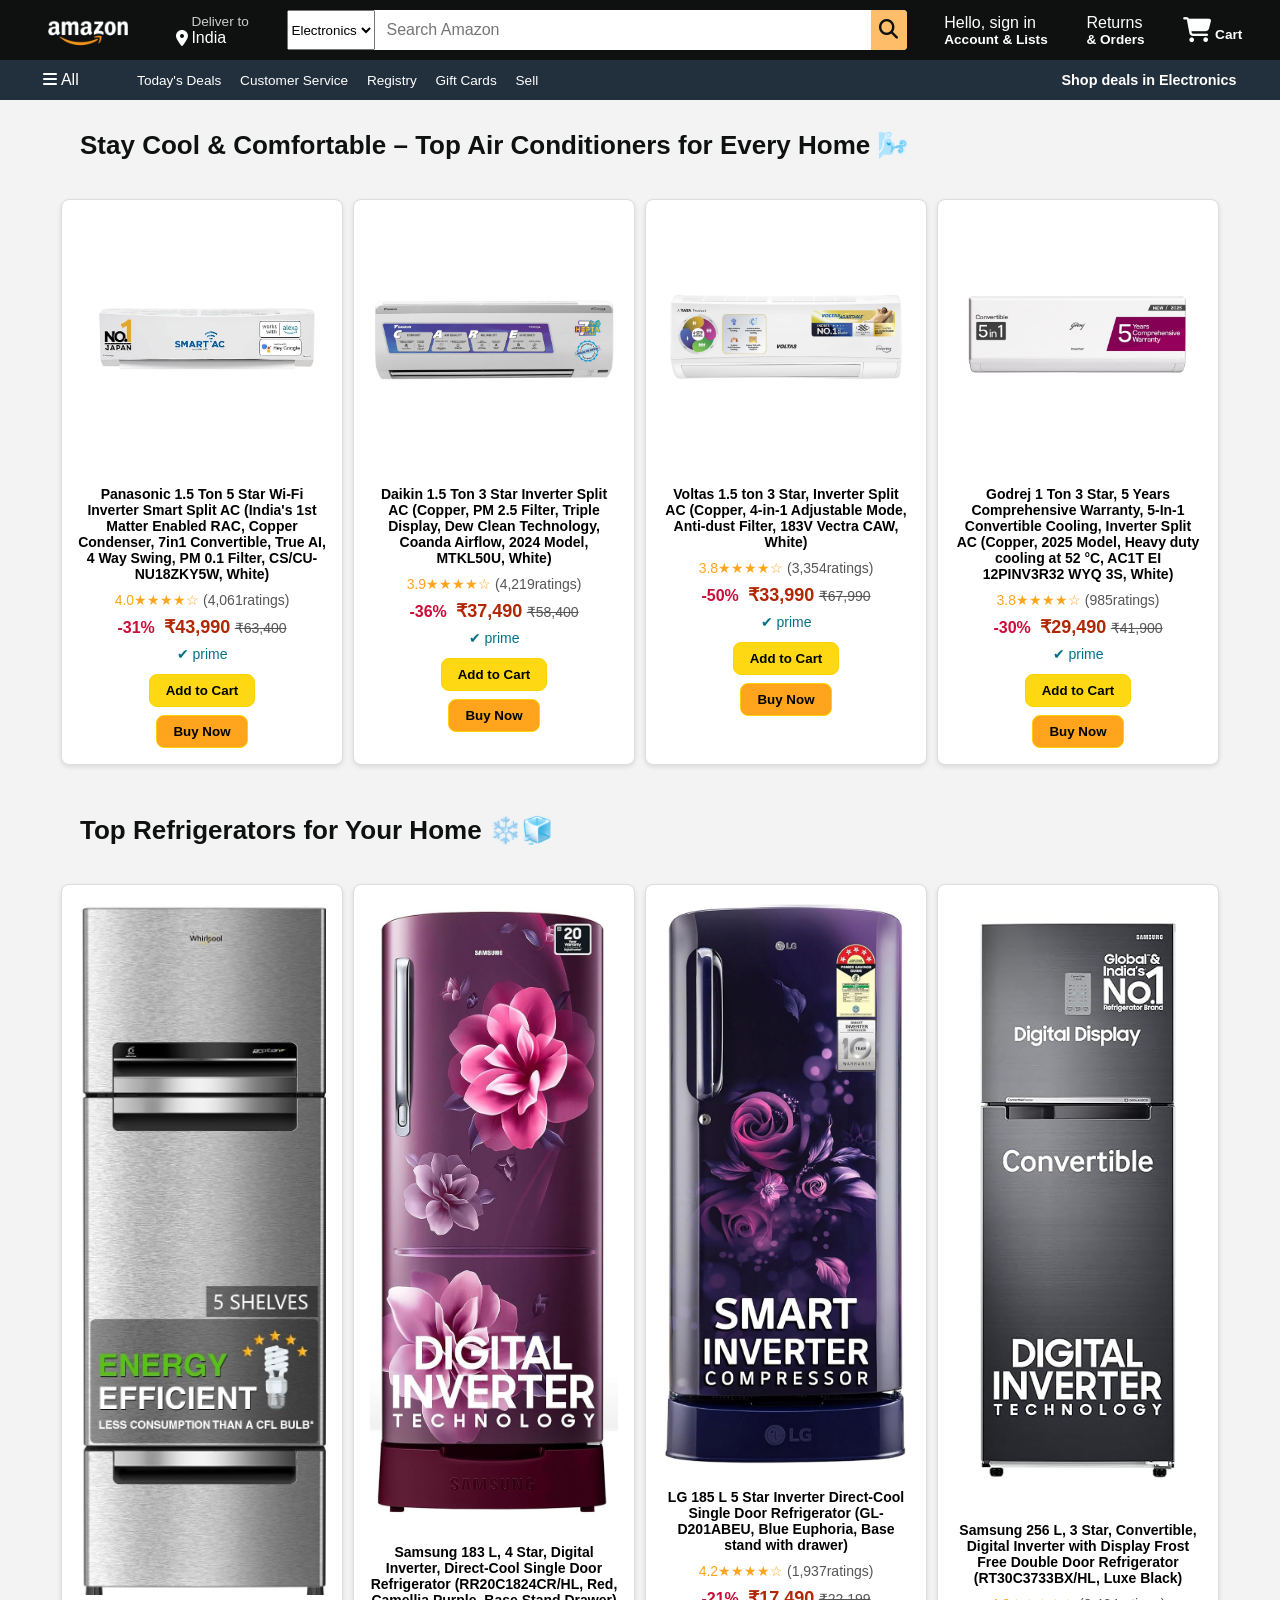
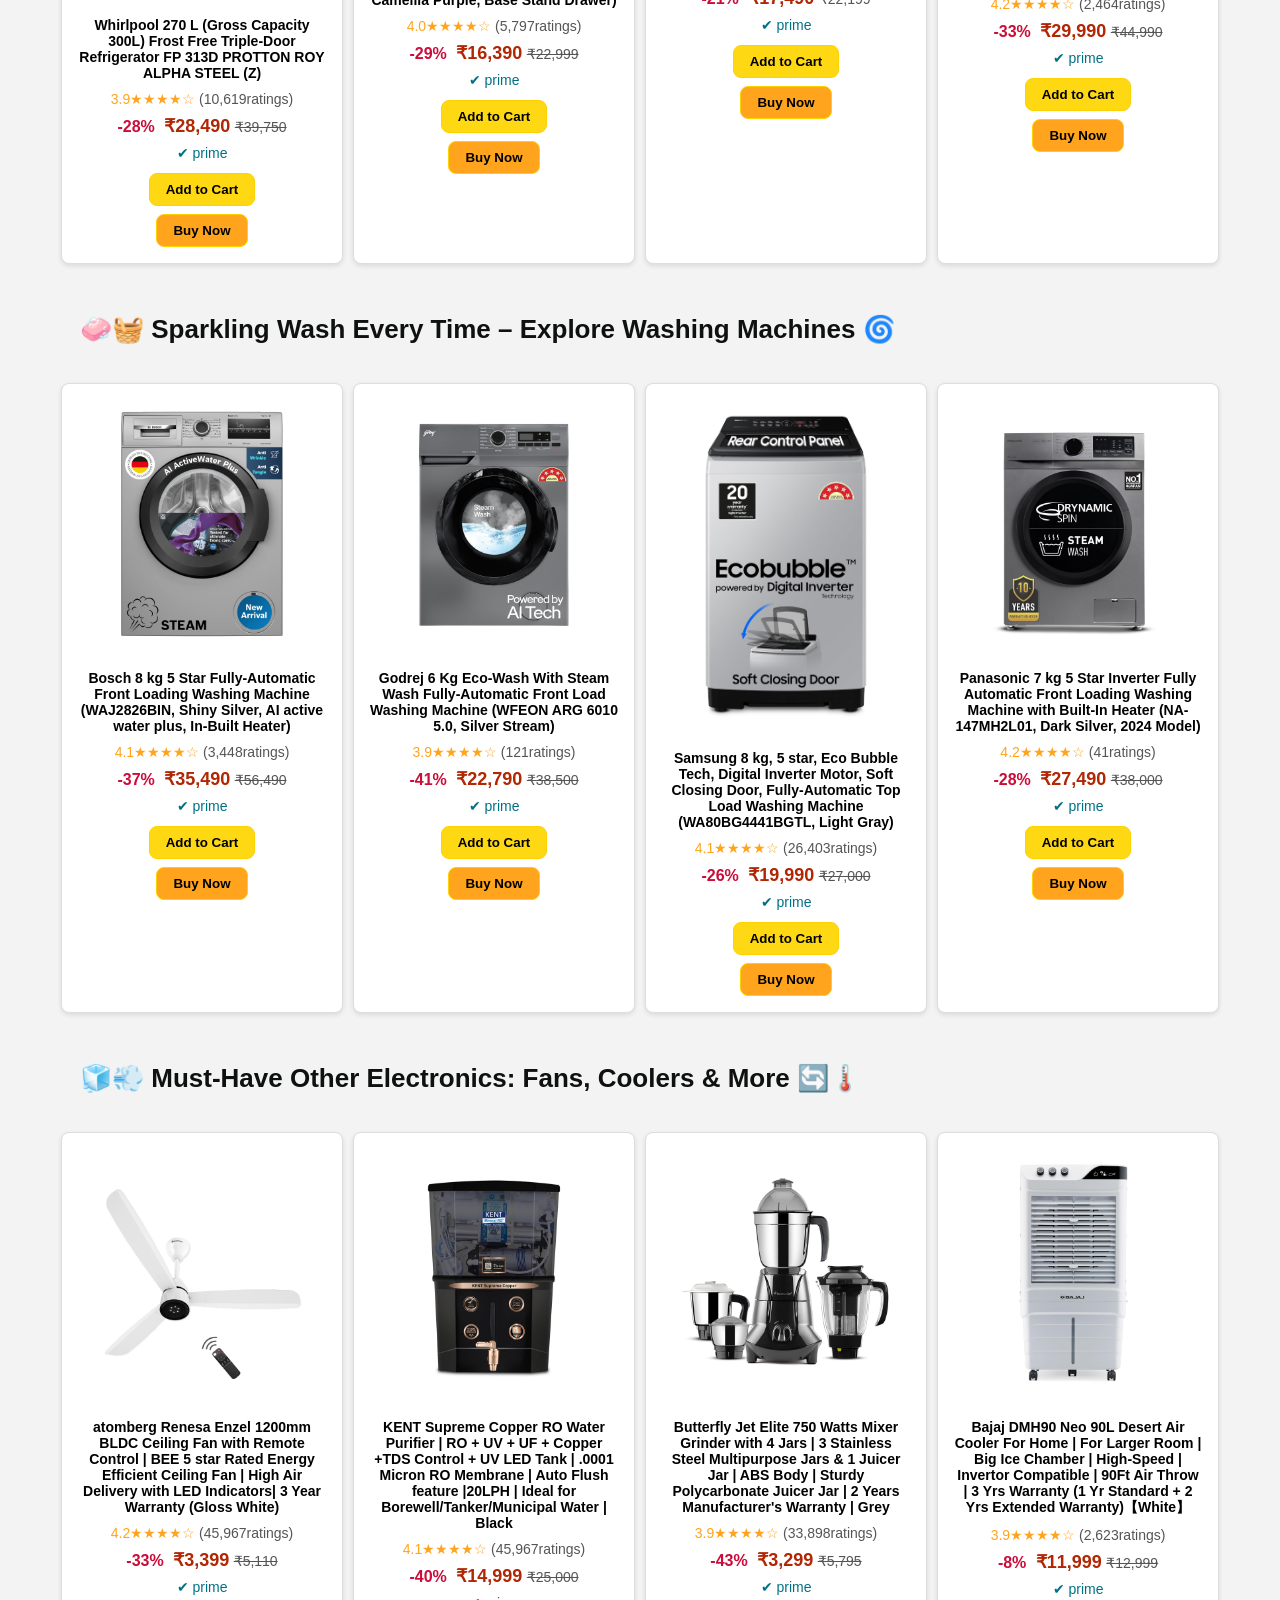
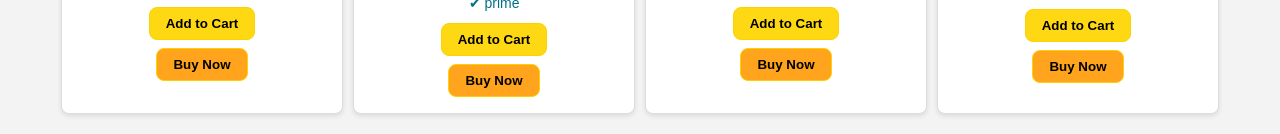
<file: products/electronics.html>
<!DOCTYPE html>
<html lang="en">

<head>
    <meta charset="UTF-8">
    <meta name="viewport" content="width=device-width, initial-scale=1.0">
    <title> Electronics </title>
    <link rel="stylesheet" href="https://cdnjs.cloudflare.com/ajax/libs/font-awesome/6.1.2/css/all.min.css"
        integrity="sha512-1sCRPdkRXhBV2PBLUdRb4tMg1w2YPf37qatUFeS7zlBy7jJI8Lf4VHwWfZZfpXtYSLy85pkm9GaYVYMfw5BC1A=="
        crossorigin="anonymous" referrerpolicy="no-referrer" />
    <link rel="stylesheet" href="../style.css">
    <link rel="stylesheet" href= "product.css">
    <script src="../script.js"></script>
    <script src="cart.js"></script>

</head>

<body>
   <!--electronics navbar-->
  <header>
    <div class="navbar">
        <div class="nav-logo border">
            <div class="logo"></div>
        </div>

        <div class="nav-address border">
            <p class="add-first"> Deliver to </p>
            <div class="add-icon">
                <i class="fa-solid fa-location-dot"></i>
                <p class="add-second"> India </p>
            </div>
        </div>

        <div class="nav-search">
            <select>
                <option> Electronics </option>
            </select class="search-select">
            <input placeholder="Search Amazon" class="search-input">
            <div class="search-icon">
                <i class="fa-solid fa-magnifying-glass"></i>
            </div>
        </div>

        <div class="nav-singing border">
            <p> <span> Hello, sign in </span></p>
            <p class="nav-second"> Account & Lists </p>
        </div>
        <div class="nav-return border">
            <p> <span> Returns </span></p>
            <p class="nav-second"> & Orders </p>
        </div>

        <div class="nav-cart border">
            <i class="fa-solid fa-cart-shopping"></i>
            Cart
        </div>
    </div>

    <div class="panel">
        <div class="panel-all" id="menu-btn">
            <i class="fa-solid fa-bars"></i>
            All
        </div>
        <div class="panel-ops">
            <p> Today's Deals </p>
            <p> Customer Service </p>
            <p> Registry </p>
            <p> Gift Cards </p>
            <p> Sell </p>
        </div>
        <div class="panel-deals">
            Shop deals in Electronics
        </div>
    </div>
</header>

<!-- Inside <body>, after header -->
    <!-- NEW: Sidebar Overlay and Sidebar Menu -->
    <div class="sidebar-overlay"></div>
    <aside class="sidebar" id="sidebar">
        <div class="menu-header">
            <div class="profile-img">
                <i class="fa-solid fa-user"></i>
            </div>
            <div class="menu-mgs">Hello, sign in</div>
            <div class="close-menu-btn">
                <i class="fa-solid fa-xmark" id="sidebar-overlay"></i>
            </div>
        </div>
        <div class="category">
            <h3>Shop by Category</h3>
            <ol>
                <li><a href="mobiles.html" class="Category-name">Mobiles</a></li>
                <li><a href="Electronics.html" class="Category-name"> Electronics </a></li>
                <li><a href="tv.html" class="Category-name"> Tv, Audio & Cameras </a></li>
                <li><a href="mfashion.html" class="Category-name"> Men's Fashion </a></li>
                <li><a href="wfashion.html" class="Category-name"> Women's Fashion </a></li>
                <li><a href="computer.html" class="Category-name">  Computer & Laptop </a></li>
                <li><a href="grocery.html" class="Category-name"> Grocery </a></li>
                <li><a href="shoes.html" class="Category-name"> Shoes </a></li>
                <li><a href="baggs.html" class="Category-name"> Bag & Luggage </a></li>
                <li><a href="watches.html" class="Category-name"> Watches </a></li>
               </ol>
        </div>
        <div>
            <h3> Help & settings</h3>  
            <ol>
            <li><a href="#" class="help-name"> Your Account</a></li>
            <li><a href="#" class="help-name"> Customer Service </a></li>
            <li><a href="#" class="help-name"> sign in </a></li>
        </ol>
        </div>
        </aside>

        <!--electronics product-->
         <!--air conditioners product-->
         <h2 class="section-heading">
            Stay Cool & Comfortable – Top Air Conditioners for Every Home 🌬️</h2>
    <section class="product-container">
    <!-- Product Card 1 -->
    <div class="product-card">
        <img src= "../images/air_1.jpg" alt="panasonic air conditioner">
      <p class="product-title">Panasonic 1.5 Ton 5 Star Wi-Fi Inverter Smart Split AC (India's 1st Matter Enabled RAC, Copper Condenser, 7in1 Convertible, True AI, 4 Way Swing, PM 0.1 Filter, CS/CU-NU18ZKY5W, White)</p>
      <div class="rating">4.0★★★★☆ <span>(4,061ratings)</span></div>
      <div class="price-section">
        <span class="discount">-31%</span>
        <span class="price">₹43,990</span>
        <s class="mrp">₹63,400</s>
      </div>
      <div class="prime-badge">✔ prime</div>
      <button class="add-to-cart" >Add to Cart</button>
      <button class="buy-now">Buy Now</button>
    </div>

    <!-- Product Card 2 -->
    <div class="product-card">
        <img src= "../images/air_2.jpg" alt="dakin air conditioner">
      <p class="product-title">Daikin 1.5 Ton 3 Star Inverter Split AC (Copper, PM 2.5 Filter, Triple Display, Dew Clean Technology, Coanda Airflow, 2024 Model, MTKL50U, White)</p>
      <div class="rating">3.9★★★★☆ <span>(4,219ratings)</span></div>
      <div class="price-section">
        <span class="discount">-36%</span>
        <span class="price">₹37,490</span>
        <s class="mrp">₹58,400</s>
      </div>
      <div class="prime-badge">✔ prime</div>
      <button class="add-to-cart">Add to Cart</button>
      <button class="buy-now">Buy Now</button>
    </div>

    <!-- Product Card 3 -->
    <div class="product-card">
        <img src= "../images/air_3.jpg" alt="volts air conditioner">
      <p class="product-title">Voltas 1.5 ton 3 Star, Inverter Split AC (Copper, 4-in-1 Adjustable Mode, Anti-dust Filter, 183V Vectra CAW, White)</p>
      <div class="rating">3.8★★★★☆ <span>(3,354ratings)</span></div>
      <div class="price-section">
        <span class="discount">-50%</span>
        <span class="price">₹33,990</span>
        <s class="mrp">₹67,990</s>
      </div>
      <div class="prime-badge">✔ prime</div>
      <button class="add-to-cart">Add to Cart</button>
      <button class="buy-now">Buy Now</button>
    </div>

    <!-- Product Card 4 -->
    <div class="product-card">
        <img src= "../images/air_4.jpg" alt="godrej air conditioner">
      <p class="product-title">Godrej 1 Ton 3 Star, 5 Years Comprehensive Warranty, 5-In-1 Convertible Cooling, Inverter Split AC (Copper, 2025 Model, Heavy duty cooling at 52 °C, AC1T EI 12PINV3R32 WYQ 3S, White)</p>
      <div class="rating">3.8★★★★☆ <span>(985ratings)</span></div>
      <div class="price-section">
        <span class="discount">-30%</span>
        <span class="price">₹29,490</span>
        <s class="mrp">₹41,900</s>
      </div>
      <div class="prime-badge">✔ prime</div>
      <button class="add-to-cart">Add to Cart</button>
      <button class="buy-now">Buy Now</button>
    </div>
  </section>

  <!--refrigerators product-->
  <h2 class="section-heading">Top Refrigerators for Your Home ❄️🧊</h2>
<section class="product-container">
<!-- Product Card 1 -->
<div class="product-card">
<img src= "../images/refrigrator_1.jpg" alt="refrigrators">
<p class="product-title">Whirlpool 270 L (Gross Capacity 300L) Frost Free Triple-Door Refrigerator FP 313D PROTTON ROY ALPHA STEEL (Z)</p>
<div class="rating">3.9★★★★☆ <span>(10,619ratings)</span></div>
<div class="price-section">
<span class="discount">-28%</span>
<span class="price">₹28,490</span>
<s class="mrp">₹39,750</s>
</div>
<div class="prime-badge">✔ prime</div>
<button class="add-to-cart">Add to Cart</button>
<button class="buy-now">Buy Now</button>
</div>

<!-- Product Card 2 -->
<div class="product-card">
    <img src= "../images/refrigrator_2.jpg" alt="refrigrators">
    <p class="product-title">Samsung 183 L, 4 Star, Digital Inverter, Direct-Cool Single Door Refrigerator (RR20C1824CR/HL, Red, Camellia Purple, Base Stand Drawer)</p>
    <div class="rating">4.0★★★★☆ <span>(5,797ratings)</span></div>
    <div class="price-section">
    <span class="discount">-29%</span>
    <span class="price">₹16,390</span>
    <s class="mrp">₹22,999</s>
    </div>
    <div class="prime-badge">✔ prime</div>
    <button class="add-to-cart">Add to Cart</button>
    <button class="buy-now">Buy Now</button>
    </div>

    <!-- Product Card 3 -->
 <div class="product-card">
    <img src= "../images/refrigrator_3.jpg" alt="refrigrators">
    <p class="product-title">LG 185 L 5 Star Inverter Direct-Cool Single Door Refrigerator (GL-D201ABEU, Blue Euphoria, Base stand with drawer)</p>
    <div class="rating">4.2★★★★☆ <span>(1,937ratings)</span></div>
    <div class="price-section">
    <span class="discount">-21%</span>
    <span class="price">₹17,490</span>
    <s class="mrp">₹22,199</s>
    </div>
    <div class="prime-badge">✔ prime</div>
    <button class="add-to-cart">Add to Cart</button>
    <button class="buy-now">Buy Now</button>
    </div>

    
    <!-- Product Card 4 -->
 <div class="product-card">
    <img src= "../images/refrigrator_4.jpg" alt="refrigrators">
    <p class="product-title">Samsung 256 L, 3 Star, Convertible, Digital Inverter with Display Frost Free Double Door Refrigerator (RT30C3733BX/HL, Luxe Black)</p>
    <div class="rating">4.2★★★★☆ <span>(2,464ratings)</span></div>
    <div class="price-section">
    <span class="discount">-33%</span>
    <span class="price">₹29,990</span>
    <s class="mrp">₹44,990</s>
    </div>
    <div class="prime-badge">✔ prime</div>
    <button class="add-to-cart">Add to Cart</button>
    <button class="buy-now">Buy Now</button>
    </div>
    </section>


    <!--Washing Machines product-->
    <h2 class="section-heading">🧼🧺 Sparkling Wash Every Time – Explore Washing Machines 🌀</h2>
  <section class="product-container">
  <!-- Product Card 1 -->
  <div class="product-card">
  <img src= "../images/washing_1.jpg" alt="washing machines">
  <p class="product-title">Bosch 8 kg 5 Star Fully-Automatic Front Loading Washing Machine (WAJ2826BIN, Shiny Silver, AI active water plus, In-Built Heater)</p>
  <div class="rating">4.1★★★★☆ <span>(3,448ratings)</span></div>
  <div class="price-section">
  <span class="discount">-37%</span>
  <span class="price">₹35,490</span>
  <s class="mrp">₹56,490</s>
  </div>
  <div class="prime-badge">✔ prime</div>
  <button class="add-to-cart">Add to Cart</button>
  <button class="buy-now">Buy Now</button>
  </div>

  <!-- Product Card 2 -->
  <div class="product-card">
    <img src= "../images/washing_2.jpg" alt="washing machines">
    <p class="product-title">Godrej 6 Kg Eco-Wash With Steam Wash Fully-Automatic Front Load Washing Machine (WFEON ARG 6010 5.0, Silver Stream)</p>
    <div class="rating">3.9★★★★☆ <span>(121ratings)</span></div>
    <div class="price-section">
    <span class="discount">-41%</span>
    <span class="price">₹22,790</span>
    <s class="mrp">₹38,500</s>
    </div>
    <div class="prime-badge">✔ prime</div>
    <button class="add-to-cart">Add to Cart</button>
    <button class="buy-now">Buy Now</button>
    </div>

    <!-- Product Card 3 -->
  <div class="product-card">
    <img src= "../images/washing_3.jpg" alt="washing machines">
    <p class="product-title">Samsung 8 kg, 5 star, Eco Bubble Tech, Digital Inverter Motor, Soft Closing Door, Fully-Automatic Top Load Washing Machine (WA80BG4441BGTL, Light Gray)</p>
    <div class="rating">4.1★★★★☆ <span>(26,403ratings)</span></div>
    <div class="price-section">
    <span class="discount">-26%</span>
    <span class="price">₹19,990</span>
    <s class="mrp">₹27,000</s>
    </div>
    <div class="prime-badge">✔ prime</div>
    <button class="add-to-cart">Add to Cart</button>
    <button class="buy-now">Buy Now</button>
    </div>

    <!-- Product Card 3 -->
  <div class="product-card">
    <img src= "../images/washing_4.jpg" alt="washing machines">
    <p class="product-title">Panasonic 7 kg 5 Star Inverter Fully Automatic Front Loading Washing Machine with Built-In Heater (NA-147MH2L01, Dark Silver, 2024 Model)</p>
    <div class="rating">4.2★★★★☆ <span>(41ratings)</span></div>
    <div class="price-section">
    <span class="discount">-28%</span>
    <span class="price">₹27,490</span>
    <s class="mrp">₹38,000</s>
    </div>
    <div class="prime-badge">✔ prime</div>
    <button class="add-to-cart">Add to Cart</button>
    <button class="buy-now">Buy Now</button>
    </div>
  </section>


  <!--Other electronics product-->
  <h2 class="section-heading">🧊💨 Must-Have Other Electronics: Fans, Coolers & More 🔄🌡️</h2>
  <section class="product-container">
  <!-- Product Card 1 -->
  <div class="product-card">
  <img src= "../images/otherelectronic_1.jpg" alt="other electronics">
  <p class="product-title">atomberg Renesa Enzel 1200mm BLDC Ceiling Fan with Remote Control | BEE 5 star Rated Energy Efficient Ceiling Fan | High Air Delivery with LED Indicators| 3 Year Warranty (Gloss White)</p>
  <div class="rating">4.2★★★★☆ <span>(45,967ratings)</span></div>
  <div class="price-section">
  <span class="discount">-33%</span>
  <span class="price">₹3,399</span>
  <s class="mrp">₹5,110</s>
  </div>
  <div class="prime-badge">✔ prime</div>
  <button class="add-to-cart">Add to Cart</button>
  <button class="buy-now">Buy Now</button>
  </div>

  <!-- Product Card 2 -->
  <div class="product-card">
    <img src= "../images/otherelectronic_2.jpg" alt="other electronics">
    <p class="product-title">KENT Supreme Copper RO Water Purifier | RO + UV + UF + Copper +TDS Control + UV LED Tank | .0001 Micron RO Membrane | Auto Flush feature |20LPH | Ideal for Borewell/Tanker/Municipal Water | Black</p>
    <div class="rating">4.1★★★★☆ <span>(45,967ratings)</span></div>
    <div class="price-section">
    <span class="discount">-40%</span>
    <span class="price">₹14,999</span>
    <s class="mrp">₹25,000</s>
    </div>
    <div class="prime-badge">✔ prime</div>
    <button class="add-to-cart">Add to Cart</button>
    <button class="buy-now">Buy Now</button>
    </div>

    <!-- Product Card 3-->
  <div class="product-card">
    <img src= "../images/otherelectronic_3.jpg" alt="other electronics">
    <p class="product-title">Butterfly Jet Elite 750 Watts Mixer Grinder with 4 Jars | 3 Stainless Steel Multipurpose Jars & 1 Juicer Jar | ABS Body | Sturdy Polycarbonate Juicer Jar | 2 Years Manufacturer's Warranty | Grey</p>
    <div class="rating">3.9★★★★☆ <span>(33,898ratings)</span></div>
    <div class="price-section">
    <span class="discount">-43%</span>
    <span class="price">₹3,299</span>
    <s class="mrp">₹5,795</s>
    </div>
    <div class="prime-badge">✔ prime</div>
    <button class="add-to-cart">Add to Cart</button>
    <button class="buy-now">Buy Now</button>
    </div>

     <!-- Product Card 4-->
  <div class="product-card">
    <img src= "../images/otherelectronic_4.jpg" alt="other electronics">
    <p class="product-title">Bajaj DMH90 Neo 90L Desert Air Cooler For Home | For Larger Room | Big Ice Chamber | High-Speed | Invertor Compatible | 90Ft Air Throw | 3 Yrs Warranty (1 Yr Standard + 2 Yrs Extended Warranty)【White】</p>
    <div class="rating">3.9★★★★☆ <span>(2,623ratings)</span></div>
    <div class="price-section">
    <span class="discount">-8%</span>
    <span class="price">₹11,999</span>
    <s class="mrp">₹12,999</s>
    </div>
    <div class="prime-badge">✔ prime</div>
    <button class="add-to-cart">Add to Cart</button>
    <button class="buy-now">Buy Now</button>
    </div>
  </section>
  





        
</body>

</html>
</file>
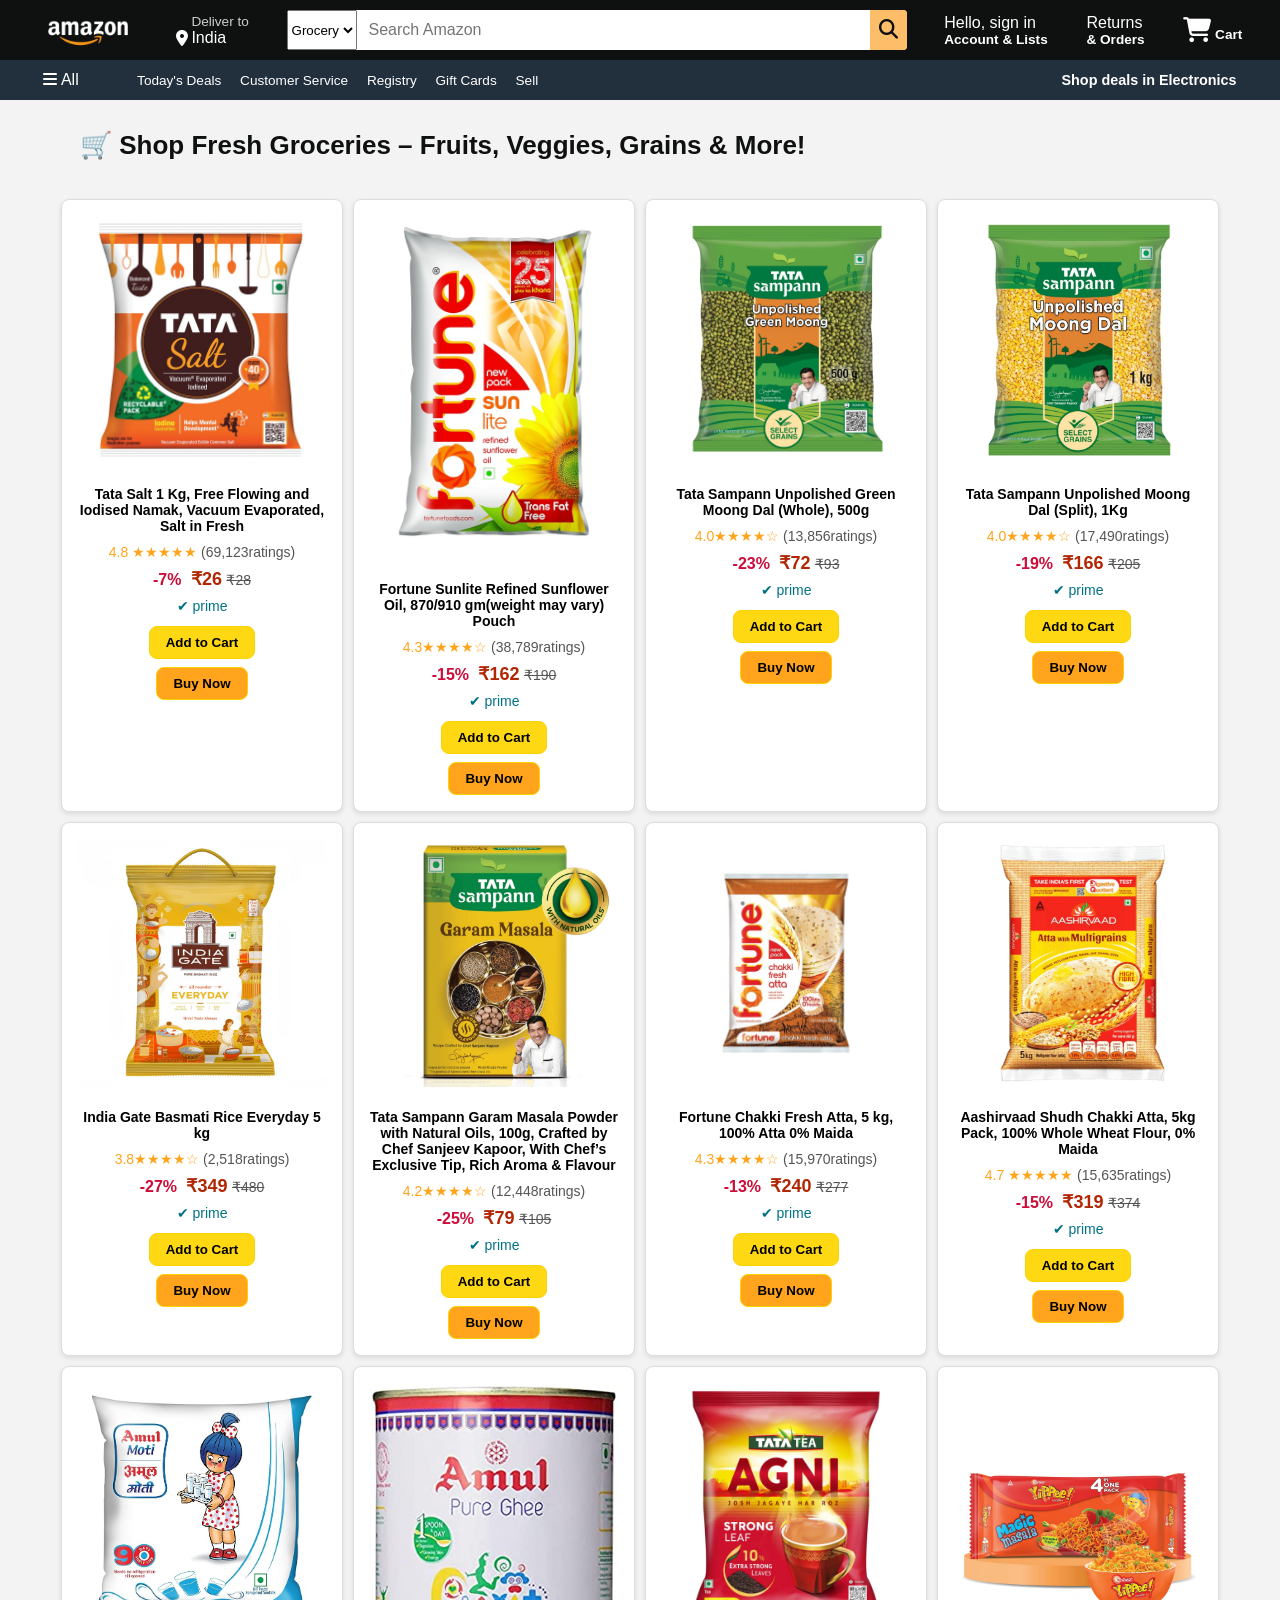
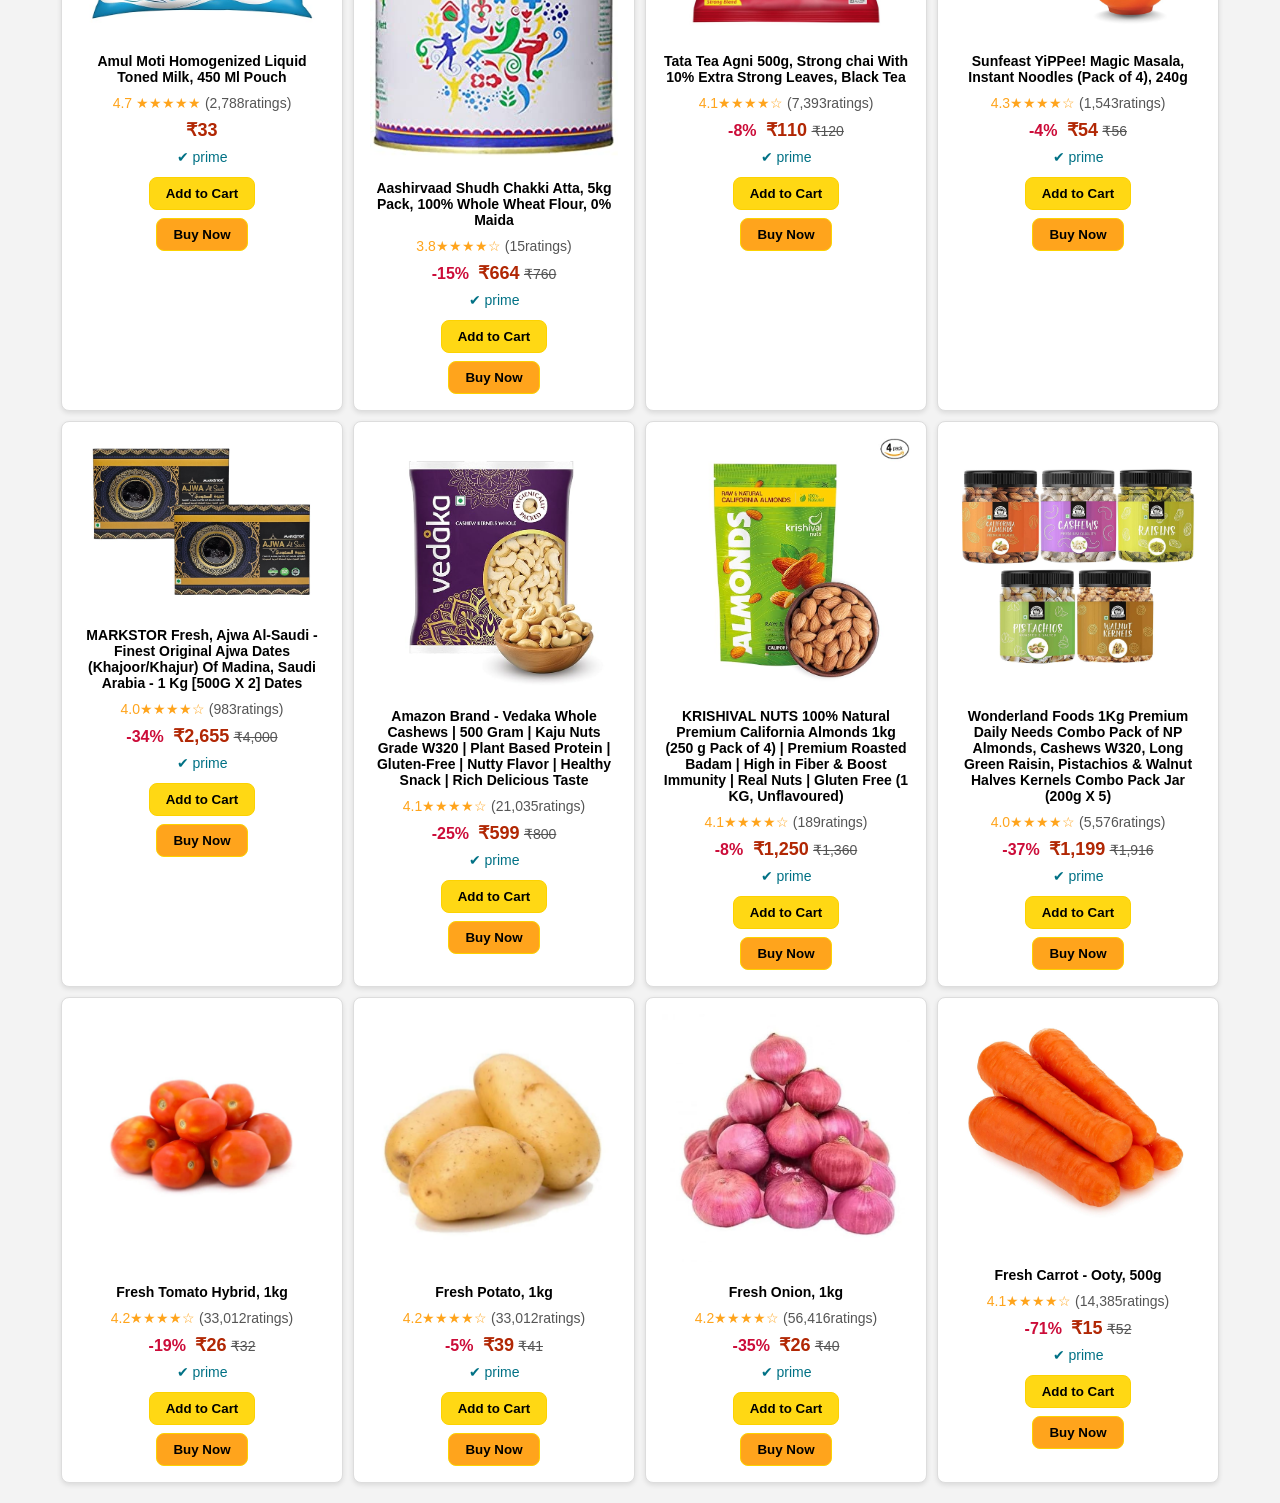
<file: products/grocery.html>
<!DOCTYPE html>
<html lang="en">

<head>
    <meta charset="UTF-8">
    <meta name="viewport" content="width=device-width, initial-scale=1.0">
    <title> Grocery </title>
    <link rel="stylesheet" href="https://cdnjs.cloudflare.com/ajax/libs/font-awesome/6.1.2/css/all.min.css"
        integrity="sha512-1sCRPdkRXhBV2PBLUdRb4tMg1w2YPf37qatUFeS7zlBy7jJI8Lf4VHwWfZZfpXtYSLy85pkm9GaYVYMfw5BC1A=="
        crossorigin="anonymous" referrerpolicy="no-referrer" />
    <link rel="stylesheet" href="../style.css">
    <link rel="stylesheet" href= "product.css">
    <script src="../script.js"></script>
</head>

<body>
    <!--grocery-->
   <header>
     <div class="navbar">
         <div class="nav-logo border">
             <div class="logo"></div>
         </div>
 
         <div class="nav-address border">
             <p class="add-first"> Deliver to </p>
             <div class="add-icon">
                 <i class="fa-solid fa-location-dot"></i>
                 <p class="add-second"> India </p>
             </div>
         </div>

         <div class="nav-search">
            <select>
                <option> Grocery </option>
            </select class="search-select">
            <input placeholder="Search Amazon" class="search-input">
            <div class="search-icon">
                <i class="fa-solid fa-magnifying-glass"></i>
            </div>
        </div>

        <div class="nav-singing border">
            <p> <span> Hello, sign in </span></p>
            <p class="nav-second"> Account & Lists </p>
        </div>
        <div class="nav-return border">
            <p> <span> Returns </span></p>
            <p class="nav-second"> & Orders </p>
        </div>

        <div class="nav-cart border">
            <i class="fa-solid fa-cart-shopping"></i>
            Cart
        </div>
    </div>

    <div class="panel">
        <div class="panel-all" id="menu-btn">
            <i class="fa-solid fa-bars"></i>
            All
        </div>
        <div class="panel-ops">
            <p> Today's Deals </p>
            <p> Customer Service </p>
            <p> Registry </p>
            <p> Gift Cards </p>
            <p> Sell </p>
        </div>
        <div class="panel-deals">
            Shop deals in Electronics
        </div>
    </div>
</header>

<!-- Inside <body>, after header -->
    <!-- NEW: Sidebar Overlay and Sidebar Menu -->
    <div class="sidebar-overlay"></div>
    <aside class="sidebar" id="sidebar">
        <div class="menu-header">
            <div class="profile-img">
                <i class="fa-solid fa-user"></i>
            </div>
            <div class="menu-mgs">Hello, sign in</div>
            <div class="close-menu-btn">
                <i class="fa-solid fa-xmark" id="sidebar-overlay"></i>
            </div>
        </div>
        <div class="category">
            <h3>Shop by Category</h3>
            <ol>
                <li><a href="mobiles.html" class="Category-name">Mobiles</a></li>
                <li><a href="Electronics.html" class="Category-name"> Electronics </a></li>
                <li><a href="tv.html" class="Category-name"> Tv, Audio & Cameras </a></li>
                <li><a href="mfashion.html" class="Category-name"> Men's Fashion </a></li>
                <li><a href="wfashion.html" class="Category-name"> Women's Fashion </a></li>
                <li><a href="computer.html" class="Category-name">  Computer & Laptop </a></li>
                <li><a href="grocery.html" class="Category-name"> Grocery </a></li>
                <li><a href="shoes.html" class="Category-name"> Shoes </a></li>
                <li><a href="baggs.html" class="Category-name"> Bag & Luggage </a></li>
                <li><a href="watches.html" class="Category-name"> Watches </a></li>
               
                </ol>
        </div>
        <div>
            <h3> Help & settings</h3>  
            <ol>
            <li><a href="#" class="help-name"> Your Account</a></li>
            <li><a href="#" class="help-name"> Customer Service </a></li>
            <li><a href="#" class="help-name"> sign in </a></li>
        </ol>
        </div>
        </aside>


        <!--grocery product-->
        <h2 class="section-heading">🛒 Shop Fresh Groceries – Fruits, Veggies, Grains & More!</h2>
     <section class="product-container">
     <!-- Product Card 1 -->
     <div class="product-card">
         <img src= "../images/grocery_1.jpg" alt="Grocery">
       <p class="product-title"> Tata Salt 1 Kg, Free Flowing and Iodised Namak, Vacuum Evaporated, Salt in Fresh</p> 
       <div class="rating">4.8 ★★★★★ <span>(69,123ratings)</span></div>
       <div class="price-section">
         <span class="discount">-7%</span>
         <span class="price">₹26</span>
         <s class="mrp">₹28</s>
       </div>
       <div class="prime-badge">✔ prime</div>
       <button class="add-to-cart">Add to Cart</button>
       <button class="buy-now">Buy Now</button>
     </div>

     <!-- Product Card 2 -->
     <div class="product-card">
        <img src= "../images/grocery_2.jpg" alt="Grocery">
      <p class="product-title">Fortune Sunlite Refined Sunflower Oil, 870/910 gm(weight may vary) Pouch</p> 
      <div class="rating">4.3★★★★☆ <span>(38,789ratings)</span></div>
      <div class="price-section">
        <span class="discount">-15%</span>
        <span class="price">₹162</span>
        <s class="mrp">₹190</s>
      </div>
      <div class="prime-badge">✔ prime</div>
      <button class="add-to-cart">Add to Cart</button>
      <button class="buy-now">Buy Now</button>
    </div>

     <!-- Product Card 3 -->
     <div class="product-card">
        <img src= "../images/grocery_3.jpg" alt="Grocery">
      <p class="product-title">Tata Sampann Unpolished Green Moong Dal (Whole), 500g</p> 
      <div class="rating">4.0★★★★☆ <span>(13,856ratings)</span></div>
      <div class="price-section">
        <span class="discount">-23%</span>
        <span class="price">₹72</span>
        <s class="mrp">₹93</s>
      </div>
      <div class="prime-badge">✔ prime</div>
      <button class="add-to-cart">Add to Cart</button>
      <button class="buy-now">Buy Now</button>
    </div>

    <!-- Product Card 4 -->
    <div class="product-card">
        <img src= "../images/grocery_4.jpg" alt="Grocery">
      <p class="product-title">Tata Sampann Unpolished Moong Dal (Split), 1Kg</p> 
      <div class="rating">4.0★★★★☆ <span>(17,490ratings)</span></div>
      <div class="price-section">
        <span class="discount">-19%</span>
        <span class="price">₹166</span>
        <s class="mrp">₹205</s>
      </div>
      <div class="prime-badge">✔ prime</div>
      <button class="add-to-cart">Add to Cart</button>
      <button class="buy-now">Buy Now</button>
    </div>

    
    <!-- Product Card 5 -->
    <div class="product-card">
        <img src= "../images/grocery_5.jpg" alt="Grocery">
      <p class="product-title">India Gate Basmati Rice Everyday 5 kg</p> 
      <div class="rating">3.8★★★★☆ <span>(2,518ratings)</span></div>
      <div class="price-section">
        <span class="discount">-27%</span>
        <span class="price">₹349</span>
        <s class="mrp">₹480</s>
      </div>
      <div class="prime-badge">✔ prime</div>
      <button class="add-to-cart">Add to Cart</button>
      <button class="buy-now">Buy Now</button>
    </div>

     <!-- Product Card 6 -->
     <div class="product-card">
        <img src= "../images/grocery_6.jpg" alt="Grocery">
      <p class="product-title">Tata Sampann Garam Masala Powder with Natural Oils, 100g, Crafted by Chef Sanjeev Kapoor, With Chef’s Exclusive Tip, Rich Aroma & Flavour</p> 
      <div class="rating">4.2★★★★☆ <span>(12,448ratings)</span></div>
      <div class="price-section">
        <span class="discount">-25%</span>
        <span class="price">₹79</span>
        <s class="mrp">₹105</s>
      </div>
      <div class="prime-badge">✔ prime</div>
      <button class="add-to-cart">Add to Cart</button>
      <button class="buy-now">Buy Now</button>
    </div>

    <!-- Product Card 7 -->
    <div class="product-card">
        <img src= "../images/grocery_7.jpg" alt="Grocery">
      <p class="product-title">Fortune Chakki Fresh Atta, 5 kg, 100% Atta 0% Maida</p> 
      <div class="rating">4.3★★★★☆ <span>(15,970ratings)</span></div>
      <div class="price-section">
        <span class="discount">-13%</span>
        <span class="price">₹240</span>
        <s class="mrp">₹277</s>
      </div>
      <div class="prime-badge">✔ prime</div>
      <button class="add-to-cart">Add to Cart</button>
      <button class="buy-now">Buy Now</button>
    </div>

     <!-- Product Card 8 -->
     <div class="product-card">
        <img src= "../images/grocery_8.jpg" alt="Grocery">
      <p class="product-title">Aashirvaad Shudh Chakki Atta, 5kg Pack, 100% Whole Wheat Flour, 0% Maida</p> 
      <div class="rating">4.7 ★★★★★ <span>(15,635ratings)</span></div>
      <div class="price-section">
        <span class="discount">-15%</span>
        <span class="price">₹319</span>
        <s class="mrp">₹374</s>
      </div>
      <div class="prime-badge">✔ prime</div>
      <button class="add-to-cart">Add to Cart</button>
      <button class="buy-now">Buy Now</button>
    </div>

    <!-- Product Card 9 -->
    <div class="product-card">
        <img src= "../images/grocery_9.jpg" alt="Grocery">
      <p class="product-title">Amul Moti Homogenized Liquid Toned Milk, 450 Ml Pouch</p> 
      <div class="rating">4.7 ★★★★★ <span>(2,788ratings)</span></div>
      <div class="price-section">
       <span class="price">₹33</span>
      </div>
      <div class="prime-badge">✔ prime</div>
      <button class="add-to-cart">Add to Cart</button>
      <button class="buy-now">Buy Now</button>
    </div>

    <!-- Product Card 10 -->
     <div class="product-card">
        <img src= "../images/grocery_10.jpg" alt="Grocery">
      <p class="product-title">Aashirvaad Shudh Chakki Atta, 5kg Pack, 100% Whole Wheat Flour, 0% Maida</p> 
      <div class="rating">3.8★★★★☆ <span>(15ratings)</span></div>
      <div class="price-section">
        <span class="discount">-15%</span>
        <span class="price">₹664</span>
        <s class="mrp">₹760</s>
      </div>
      <div class="prime-badge">✔ prime</div>
      <button class="add-to-cart">Add to Cart</button>
      <button class="buy-now">Buy Now</button>
    </div>

     <!-- Product Card 11 -->
     <div class="product-card">
        <img src= "../images/grocery_11.jpg" alt="Grocery">
      <p class="product-title">Tata Tea Agni 500g, Strong chai With 10% Extra Strong Leaves, Black Tea</p> 
      <div class="rating">4.1★★★★☆ <span>(7,393ratings)</span></div>
      <div class="price-section">
        <span class="discount">-8%</span>
        <span class="price">₹110</span>
        <s class="mrp">₹120</s>
      </div>
      <div class="prime-badge">✔ prime</div>
      <button class="add-to-cart">Add to Cart</button>
      <button class="buy-now">Buy Now</button>
    </div>

     <!-- Product Card 12 -->
     <div class="product-card">
        <img src= "../images/grocery_12.jpg" alt="Grocery">
      <p class="product-title">Sunfeast YiPPee! Magic Masala, Instant Noodles (Pack of 4), 240g​</p> 
      <div class="rating">4.3★★★★☆ <span>(1,543ratings)</span></div>
      <div class="price-section">
        <span class="discount">-4%</span>
        <span class="price">₹54</span>
        <s class="mrp">₹56</s>
      </div>
      <div class="prime-badge">✔ prime</div>
      <button class="add-to-cart">Add to Cart</button>
      <button class="buy-now">Buy Now</button>
    </div>

    <!-- Product Card 13 -->
    <div class="product-card">
        <img src= "../images/grocery_13.jpg" alt="Grocery">
      <p class="product-title">MARKSTOR Fresh, Ajwa Al-Saudi - Finest Original Ajwa Dates (Khajoor/Khajur) Of Madina, Saudi Arabia - 1 Kg [500G X 2] Dates</p> 
      <div class="rating">4.0★★★★☆ <span>(983ratings)</span></div>
      <div class="price-section">
        <span class="discount">-34%</span>
        <span class="price">₹2,655</span>
        <s class="mrp">₹4,000</s>
      </div>
      <div class="prime-badge">✔ prime</div>
      <button class="add-to-cart">Add to Cart</button>
      <button class="buy-now">Buy Now</button>
    </div>

    <!-- Product Card 14 -->
    <div class="product-card">
        <img src= "../images/grocery_14.jpg" alt="Grocery">
      <p class="product-title">Amazon Brand - Vedaka Whole Cashews | 500 Gram | Kaju Nuts Grade W320 | Plant Based Protein | Gluten-Free | Nutty Flavor | Healthy Snack | Rich Delicious Taste</p> 
      <div class="rating">4.1★★★★☆ <span>(21,035ratings)</span></div>
      <div class="price-section">
        <span class="discount">-25%</span>
        <span class="price">₹599</span>
        <s class="mrp">₹800</s>
      </div>
      <div class="prime-badge">✔ prime</div>
      <button class="add-to-cart">Add to Cart</button>
      <button class="buy-now">Buy Now</button>
    </div>

    <!-- Product Card 15 -->
    <div class="product-card">
        <img src= "../images/grocery_15.jpg" alt="Grocery">
      <p class="product-title">KRISHIVAL NUTS 100% Natural Premium California Almonds 1kg (250 g Pack of 4) | Premium Roasted Badam | High in Fiber & Boost Immunity | Real Nuts | Gluten Free (1 KG, Unflavoured)</p> 
      <div class="rating">4.1★★★★☆ <span>(189ratings)</span></div>
      <div class="price-section">
        <span class="discount">-8%</span>
        <span class="price">₹1,250</span>
        <s class="mrp">₹1,360</s>
      </div>
      <div class="prime-badge">✔ prime</div>
      <button class="add-to-cart">Add to Cart</button>
      <button class="buy-now">Buy Now</button>
    </div>

    <!-- Product Card 16 -->
    <div class="product-card">
        <img src= "../images/grocery_16.jpg" alt="Grocery">
      <p class="product-title">Wonderland Foods 1Kg Premium Daily Needs Combo Pack of NP Almonds, Cashews W320, Long Green Raisin, Pistachios & Walnut Halves Kernels Combo Pack Jar (200g X 5)</p> 
      <div class="rating">4.0★★★★☆ <span>(5,576ratings)</span></div>
      <div class="price-section">
        <span class="discount">-37%</span>
        <span class="price">₹1,199</span>
        <s class="mrp">₹1,916</s>
      </div>
      <div class="prime-badge">✔ prime</div>
      <button class="add-to-cart">Add to Cart</button>
      <button class="buy-now">Buy Now</button>
    </div>

    <!-- Product Card 17 -->
    <div class="product-card">
        <img src= "../images/grocery_17.jpg" alt="Grocery">
      <p class="product-title">Fresh Tomato Hybrid, 1kg</p> 
      <div class="rating">4.2★★★★☆ <span>(33,012ratings)</span></div>
      <div class="price-section">
        <span class="discount">-19%</span>
        <span class="price">₹26</span>
        <s class="mrp">₹32</s>
      </div>
      <div class="prime-badge">✔ prime</div>
      <button class="add-to-cart">Add to Cart</button>
      <button class="buy-now">Buy Now</button>
    </div>

    <!-- Product Card 18 -->
    <div class="product-card">
        <img src= "../images/grocery_18.jpg" alt="Grocery">
      <p class="product-title">Fresh Potato, 1kg</p> 
      <div class="rating">4.2★★★★☆ <span>(33,012ratings)</span></div>
      <div class="price-section">
        <span class="discount">-5%</span>
        <span class="price">₹39</span>
        <s class="mrp">₹41</s>
      </div>
      <div class="prime-badge">✔ prime</div>
      <button class="add-to-cart">Add to Cart</button>
      <button class="buy-now">Buy Now</button>
    </div>

     <!-- Product Card 19 -->
     <div class="product-card">
        <img src= "../images/grocery_19.jpg" alt="Grocery">
      <p class="product-title">Fresh Onion, 1kg</p> 
      <div class="rating">4.2★★★★☆ <span>(56,416ratings)</span></div>
      <div class="price-section">
        <span class="discount">-35%</span>
        <span class="price">₹26</span>
        <s class="mrp">₹40</s>
      </div>
      <div class="prime-badge">✔ prime</div>
      <button class="add-to-cart">Add to Cart</button>
      <button class="buy-now">Buy Now</button>
    </div>

    <!-- Product Card 20 -->
    <div class="product-card">
        <img src= "../images/grocery_20.jpg" alt="Grocery">
      <p class="product-title">Fresh Carrot - Ooty, 500g</p> 
      <div class="rating">4.1★★★★☆ <span>(14,385ratings)</span></div>
      <div class="price-section">
        <span class="discount">-71%</span>
        <span class="price">₹15</span>
        <s class="mrp">₹52</s>
      </div>
      <div class="prime-badge">✔ prime</div>
      <button class="add-to-cart">Add to Cart</button>
      <button class="buy-now">Buy Now</button>
    </div>
     </section>

</body>
</html>
</file>
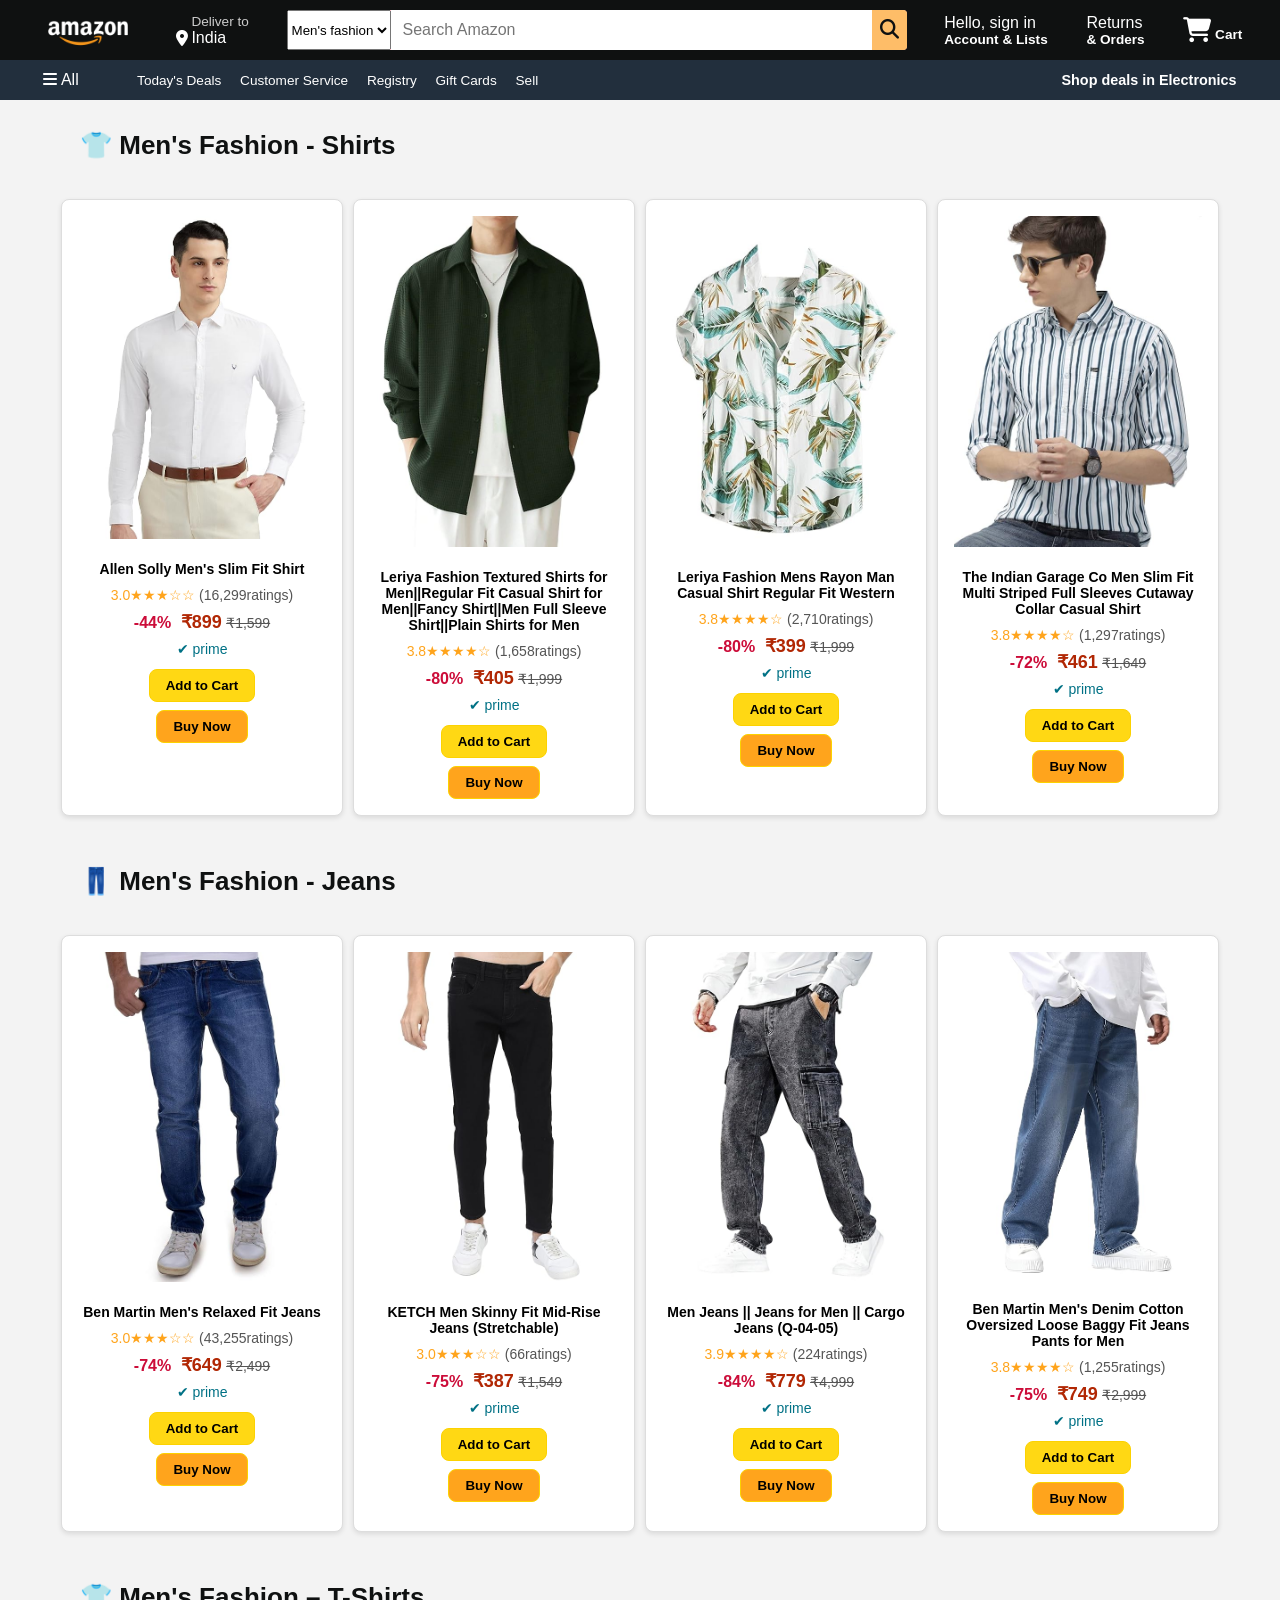
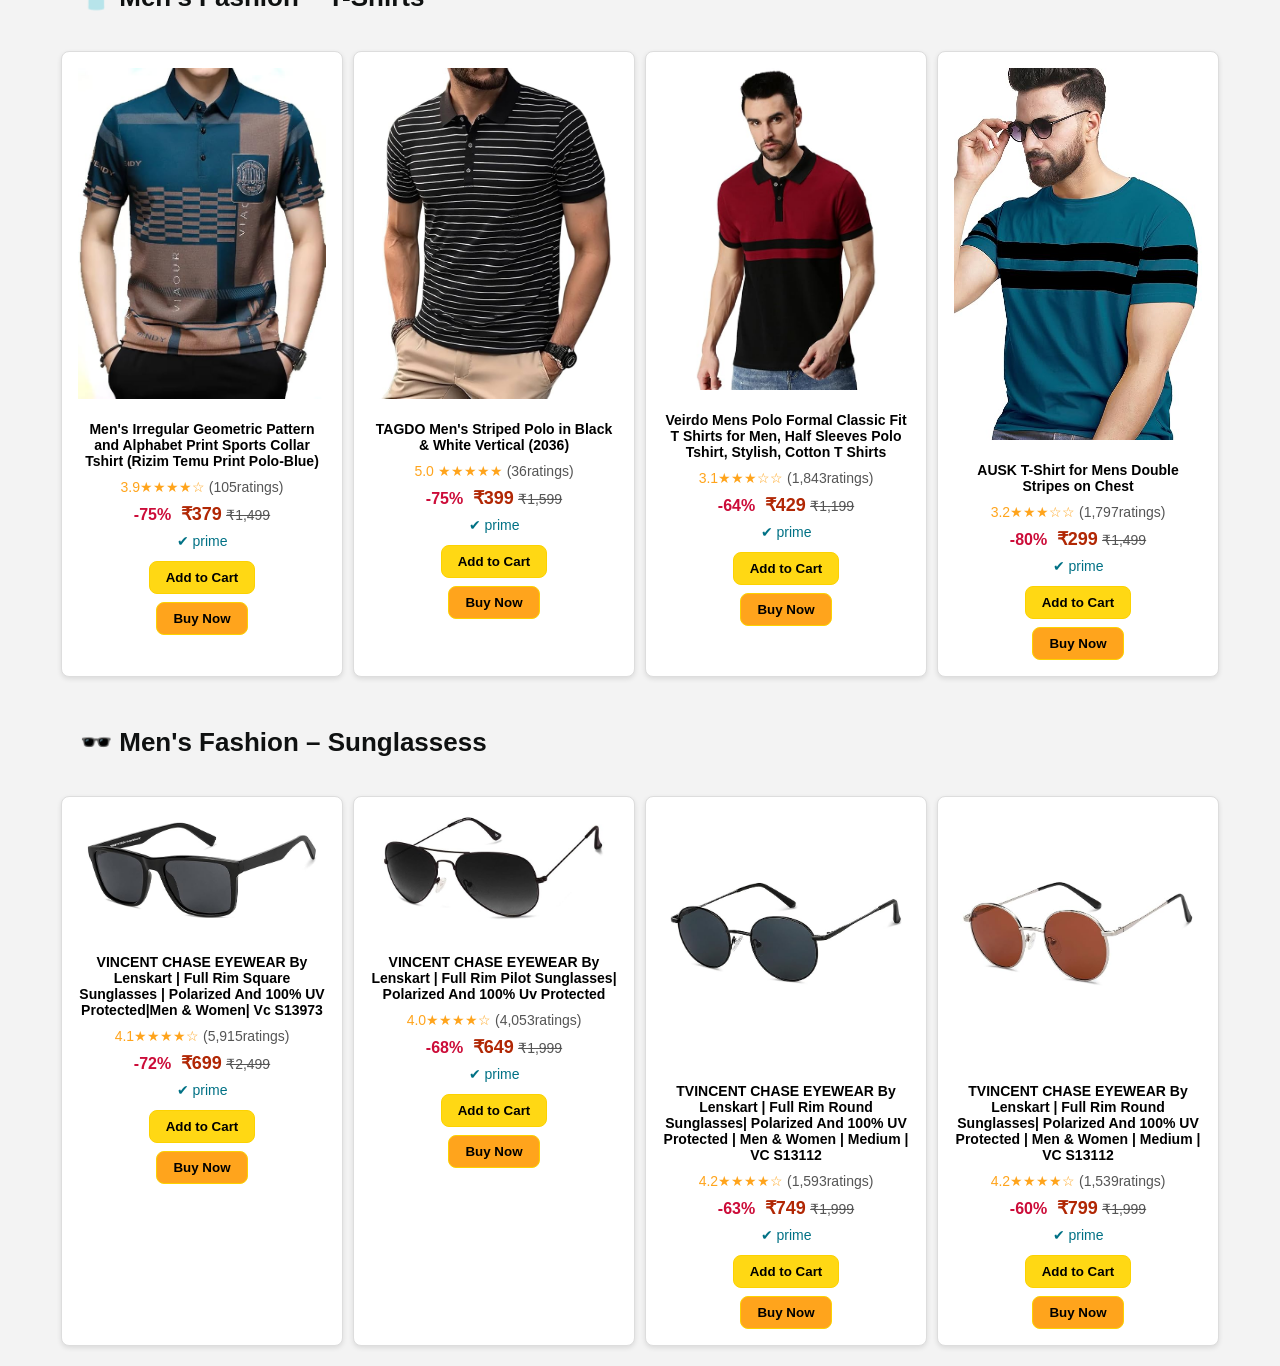
<file: products/mfashion.html>
<!DOCTYPE html>
<html lang="en">

<head>
    <meta charset="UTF-8">
    <meta name="viewport" content="width=device-width, initial-scale=1.0">
    <title> Men's fashion </title>
    <link rel="stylesheet" href="https://cdnjs.cloudflare.com/ajax/libs/font-awesome/6.1.2/css/all.min.css"
        integrity="sha512-1sCRPdkRXhBV2PBLUdRb4tMg1w2YPf37qatUFeS7zlBy7jJI8Lf4VHwWfZZfpXtYSLy85pkm9GaYVYMfw5BC1A=="
        crossorigin="anonymous" referrerpolicy="no-referrer" />
    <link rel="stylesheet" href="../style.css">
    <link rel="stylesheet" href= "product.css">
    <script src="../script.js"></script>
</head>

<body>
    <!--Men's fashion navbar-->
   <header>
     <div class="navbar">
         <div class="nav-logo border">
             <div class="logo"></div>
         </div>
 
         <div class="nav-address border">
             <p class="add-first"> Deliver to </p>
             <div class="add-icon">
                 <i class="fa-solid fa-location-dot"></i>
                 <p class="add-second"> India </p>
             </div>
         </div>

         <div class="nav-search">
            <select>
                <option> Men's fashion</option>
            </select class="search-select">
            <input placeholder="Search Amazon" class="search-input">
            <div class="search-icon">
                <i class="fa-solid fa-magnifying-glass"></i>
            </div>
        </div>

        <div class="nav-singing border">
            <p> <span> Hello, sign in </span></p>
            <p class="nav-second"> Account & Lists </p>
        </div>
        <div class="nav-return border">
            <p> <span> Returns </span></p>
            <p class="nav-second"> & Orders </p>
        </div>

        <div class="nav-cart border">
            <i class="fa-solid fa-cart-shopping"></i>
            Cart
        </div>
    </div>

    <div class="panel">
        <div class="panel-all" id="menu-btn">
            <i class="fa-solid fa-bars"></i>
            All
        </div>
        <div class="panel-ops">
            <p> Today's Deals </p>
            <p> Customer Service </p>
            <p> Registry </p>
            <p> Gift Cards </p>
            <p> Sell </p>
        </div>
        <div class="panel-deals">
            Shop deals in Electronics
        </div>
    </div>
</header>

<!-- Inside <body>, after header -->
    <!-- NEW: Sidebar Overlay and Sidebar Menu -->
    <div class="sidebar-overlay"></div>
    <aside class="sidebar" id="sidebar">
        <div class="menu-header">
            <div class="profile-img">
                <i class="fa-solid fa-user"></i>
            </div>
            <div class="menu-mgs">Hello, sign in</div>
            <div class="close-menu-btn">
                <i class="fa-solid fa-xmark" id="sidebar-overlay"></i>
            </div>
        </div>
        <div class="category">
            <h3>Shop by Category</h3>
            <ol>
                <li><a href="mobiles.html" class="Category-name">Mobiles</a></li>
                <li><a href="Electronics.html" class="Category-name"> Electronics </a></li>
                <li><a href="tv.html" class="Category-name"> Tv, Audio & Cameras </a></li>
                <li><a href="mfashion.html" class="Category-name"> Men's Fashion </a></li>
                <li><a href="wfashion.html" class="Category-name"> Women's Fashion </a></li>
                <li><a href="computer.html" class="Category-name">  Computer & Laptop </a></li>
                <li><a href="grocery.html" class="Category-name"> Grocery </a></li>
                <li><a href="shoes.html" class="Category-name">  Shoes </a></li>
                <li><a href="baggs.html" class="Category-name"> Bag & Luggage </a></li>
                <li><a href="watches.html" class="Category-name"> Watches </a></li>
                

                </ol>
        </div>
        <div>
            <h3> Help & settings</h3>  
            <ol>
            <li><a href="#" class="help-name"> Your Account</a></li>
            <li><a href="#" class="help-name"> Customer Service </a></li>
            <li><a href="#" class="help-name"> sign in </a></li>
        </ol>
        </div>
        </aside>

        <!--men's fashion product-->
        <!--men's shirt-->
        <h2 class="section-heading">👕 Men's Fashion - Shirts</h2>
     <section class="product-container">
     <!-- Product Card 1 -->
     <div class="product-card">
         <img src= "../images/cloths_1.jpg" alt="Cloths">
       <p class="product-title"> Allen Solly Men's Slim Fit Shirt</p> 
       <div class="rating">3.0★★★☆☆ <span>(16,299ratings)</span></div>
       <div class="price-section">
         <span class="discount">-44%</span>
         <span class="price">₹899</span>
         <s class="mrp">₹1,599</s>
       </div>
       <div class="prime-badge">✔ prime</div>
       <button class="add-to-cart">Add to Cart</button>
       <button class="buy-now">Buy Now</button>
     </div>

     <!-- Product Card 2 -->
     <div class="product-card">
        <img src= "../images/cloths_2.jpg" alt="Cloths">
      <p class="product-title">Leriya Fashion Textured Shirts for Men||Regular Fit Casual Shirt for Men||Fancy Shirt||Men Full Sleeve Shirt||Plain Shirts for Men</p> 
      <div class="rating">3.8★★★★☆ <span>(1,658ratings)</span></div>
      <div class="price-section">
        <span class="discount">-80%</span>
        <span class="price">₹405</span>
        <s class="mrp">₹1,999</s>
      </div>
      <div class="prime-badge">✔ prime</div>
      <button class="add-to-cart">Add to Cart</button>
      <button class="buy-now">Buy Now</button>
    </div>

    <!-- Product Card 3 -->
    <div class="product-card">
        <img src= "../images/cloths_3.jpg" alt="Cloths">
      <p class="product-title">Leriya Fashion Mens Rayon Man Casual Shirt Regular Fit Western</p> 
      <div class="rating">3.8★★★★☆ <span>(2,710ratings)</span></div>
      <div class="price-section">
        <span class="discount">-80%</span>
        <span class="price">₹399</span>
        <s class="mrp">₹1,999</s>
      </div>
      <div class="prime-badge">✔ prime</div>
      <button class="add-to-cart">Add to Cart</button>
      <button class="buy-now">Buy Now</button>
    </div>

    <!-- Product Card 4 -->
    <div class="product-card">
        <img src= "../images/cloths_4.jpg" alt="Cloths">
      <p class="product-title">The Indian Garage Co Men Slim Fit Multi Striped Full Sleeves Cutaway Collar Casual Shirt</p> 
      <div class="rating">3.8★★★★☆ <span>(1,297ratings)</span></div>
      <div class="price-section">
        <span class="discount">-72%</span>
        <span class="price">₹461</span>
        <s class="mrp">₹1,649</s>
      </div>
      <div class="prime-badge">✔ prime</div>
      <button class="add-to-cart">Add to Cart</button>
      <button class="buy-now">Buy Now</button>
    </div>
     </section>


      <!-- Men's fashion jeans -->
     <h2 class="section-heading">👖 Men's Fashion - Jeans</h2>
     <section class="product-container">
     <!-- Product Card 1 -->
     <div class="product-card">
         <img src= "../images/cloths_5.jpg" alt="Cloths">
       <p class="product-title"> Ben Martin Men's Relaxed Fit Jeans</p> 
       <div class="rating">3.0★★★☆☆ <span>(43,255ratings)</span></div>
       <div class="price-section">
         <span class="discount">-74%</span>
         <span class="price">₹649</span>
         <s class="mrp">₹2,499</s>
       </div>
       <div class="prime-badge">✔ prime</div>
       <button class="add-to-cart">Add to Cart</button>
       <button class="buy-now">Buy Now</button>
     </div>

     <!-- Product Card 2 -->
     <div class="product-card">
        <img src= "../images/cloths_6.jpg" alt="Cloths">
      <p class="product-title"> KETCH Men Skinny Fit Mid-Rise Jeans (Stretchable)</p> 
      <div class="rating">3.0★★★☆☆ <span>(66ratings)</span></div>
      <div class="price-section">
        <span class="discount">-75%</span>
        <span class="price">₹387</span>
        <s class="mrp">₹1,549</s>
      </div>
      <div class="prime-badge">✔ prime</div>
      <button class="add-to-cart">Add to Cart</button>
      <button class="buy-now">Buy Now</button>
    </div>

    <!-- Product Card 3 -->
    <div class="product-card">
        <img src= "../images/cloths_7.jpg" alt="Cloths">
      <p class="product-title"> Men Jeans || Jeans for Men || Cargo Jeans (Q-04-05)</p> 
      <div class="rating">3.9★★★★☆ <span>(224ratings)</span></div>
      <div class="price-section">
        <span class="discount">-84%</span>
        <span class="price">₹779</span>
        <s class="mrp">₹4,999</s>
      </div>
      <div class="prime-badge">✔ prime</div>
      <button class="add-to-cart">Add to Cart</button>
      <button class="buy-now">Buy Now</button>
    </div>

    <!-- Product Card 4 -->
    <div class="product-card">
        <img src= "../images/cloths_8.jpg" alt="Cloths">
      <p class="product-title"> Ben Martin Men's Denim Cotton Oversized Loose Baggy Fit Jeans Pants for Men</p> 
      <div class="rating">3.8★★★★☆ <span>(1,255ratings)</span></div>
      <div class="price-section">
        <span class="discount">-75%</span>
        <span class="price">₹749</span>
        <s class="mrp">₹2,999</s>
      </div>
      <div class="prime-badge">✔ prime</div>
      <button class="add-to-cart">Add to Cart</button>
      <button class="buy-now">Buy Now</button>
    </div>
     </section>


     <!-- Men's fashion T-shirt -->
     <h2 class="section-heading">👕 Men's Fashion – T-Shirts</h2>
     <section class="product-container">
     <!-- Product Card 1 -->
     <div class="product-card">
         <img src= "../images/cloths_9.jpg" alt="Cloths">
       <p class="product-title"> Men's Irregular Geometric Pattern and Alphabet Print Sports Collar Tshirt (Rizim Temu Print Polo-Blue)</p> 
       <div class="rating">3.9★★★★☆ <span>(105ratings)</span></div>
       <div class="price-section">
         <span class="discount">-75%</span>
         <span class="price">₹379</span>
         <s class="mrp">₹1,499</s>
       </div>
       <div class="prime-badge">✔ prime</div>
       <button class="add-to-cart">Add to Cart</button>
       <button class="buy-now">Buy Now</button>
     </div>

     <!-- Product Card 2 -->
     <div class="product-card">
        <img src= "../images/cloths_10.jpg" alt="Cloths">
      <p class="product-title"> TAGDO Men's Striped Polo in Black & White Vertical (2036)</p> 
      <div class="rating">5.0 ★★★★★ <span>(36ratings)</span></div>
      <div class="price-section">
        <span class="discount">-75%</span>
        <span class="price">₹399</span>
        <s class="mrp">₹1,599</s>
      </div>
      <div class="prime-badge">✔ prime</div>
      <button class="add-to-cart">Add to Cart</button>
      <button class="buy-now">Buy Now</button>
    </div>

    <!-- Product Card 3 -->
    <div class="product-card">
      <img src= "../images/cloths_11.jpg" alt="Cloths">
    <p class="product-title"> Veirdo Mens Polo Formal Classic Fit T Shirts for Men, Half Sleeves Polo Tshirt, Stylish, Cotton T Shirts</p> 
    <div class="rating">3.1★★★☆☆ <span>(1,843ratings)</span></div>
    <div class="price-section">
      <span class="discount">-64%</span>
      <span class="price">₹429</span>
      <s class="mrp">₹1,199</s>
    </div>
    <div class="prime-badge">✔ prime</div>
    <button class="add-to-cart">Add to Cart</button>
    <button class="buy-now">Buy Now</button>
  </div>

  <!-- Product Card 4 -->
  <div class="product-card">
    <img src= "../images/cloths_12.jpg" alt="Cloths">
  <p class="product-title"> AUSK T-Shirt for Mens Double Stripes on Chest</p> 
  <div class="rating">3.2★★★☆☆ <span>(1,797ratings)</span></div>
  <div class="price-section">
    <span class="discount">-80%</span>
    <span class="price">₹299</span>
    <s class="mrp">₹1,499</s>
  </div>
  <div class="prime-badge">✔ prime</div>
  <button class="add-to-cart">Add to Cart</button>
  <button class="buy-now">Buy Now</button>
  </div>
  </section>

   <!-- Men's fashion sunglass -->
   <h2 class="section-heading">🕶️ Men's Fashion – Sunglassess</h2>
   <section class="product-container">
   <!-- Product Card 1 -->
   <div class="product-card">
       <img src= "../images/sunglass_1.jpg" alt="sunglass">
     <p class="product-title"> VINCENT CHASE EYEWEAR By Lenskart | Full Rim Square Sunglasses | Polarized And 100% UV Protected|Men & Women| Vc S13973</p> 
     <div class="rating"> 4.1★★★★☆ <span>(5,915ratings)</span></div>
     <div class="price-section">
       <span class="discount">-72%</span>
       <span class="price">₹699</span>
       <s class="mrp">₹2,499</s>
     </div>
     <div class="prime-badge">✔ prime</div>
     <button class="add-to-cart">Add to Cart</button>
     <button class="buy-now">Buy Now</button>
   </div>

   <!-- Product Card 2 -->
   <div class="product-card">
    <img src= "../images/sunglass_2.jpg" alt="sunglass">
  <p class="product-title"> VINCENT CHASE EYEWEAR By Lenskart | Full Rim Pilot Sunglasses| Polarized And 100% Uv Protected </p> 
  <div class="rating"> 4.0★★★★☆ <span>(4,053ratings)</span></div>
  <div class="price-section">
    <span class="discount">-68%</span>
    <span class="price">₹649</span>
    <s class="mrp">₹1,999</s>
  </div>
  <div class="prime-badge">✔ prime</div>
  <button class="add-to-cart">Add to Cart</button>
  <button class="buy-now">Buy Now</button>
 </div>

<!-- Product Card 3 -->
<div class="product-card">
  <img src= "../images/sunglass_3.jpg" alt="sunglass">
<p class="product-title"> TVINCENT CHASE EYEWEAR By Lenskart | Full Rim Round Sunglasses| Polarized And 100% UV Protected | Men & Women | Medium | VC S13112 </p> 
<div class="rating"> 4.2★★★★☆ <span>(1,593ratings)</span></div>
<div class="price-section">
  <span class="discount">-63%</span>
  <span class="price">₹749</span>
  <s class="mrp">₹1,999</s>
</div>
<div class="prime-badge">✔ prime</div>
<button class="add-to-cart">Add to Cart</button>
<button class="buy-now">Buy Now</button>
</div>

<!-- Product Card 4 -->
<div class="product-card">
  <img src= "../images/sunglass_4.jpg" alt="sunglass">
<p class="product-title"> TVINCENT CHASE EYEWEAR By Lenskart | Full Rim Round Sunglasses| Polarized And 100% UV Protected | Men & Women | Medium | VC S13112 </p> 
<div class="rating"> 4.2★★★★☆ <span>(1,539ratings)</span></div>
<div class="price-section">
  <span class="discount">-60%</span>
  <span class="price">₹799</span>
  <s class="mrp">₹1,999</s>
</div>
<div class="prime-badge">✔ prime</div>
<button class="add-to-cart">Add to Cart</button>
<button class="buy-now">Buy Now</button>
</div>
</section>

</body>
</html>
</file>
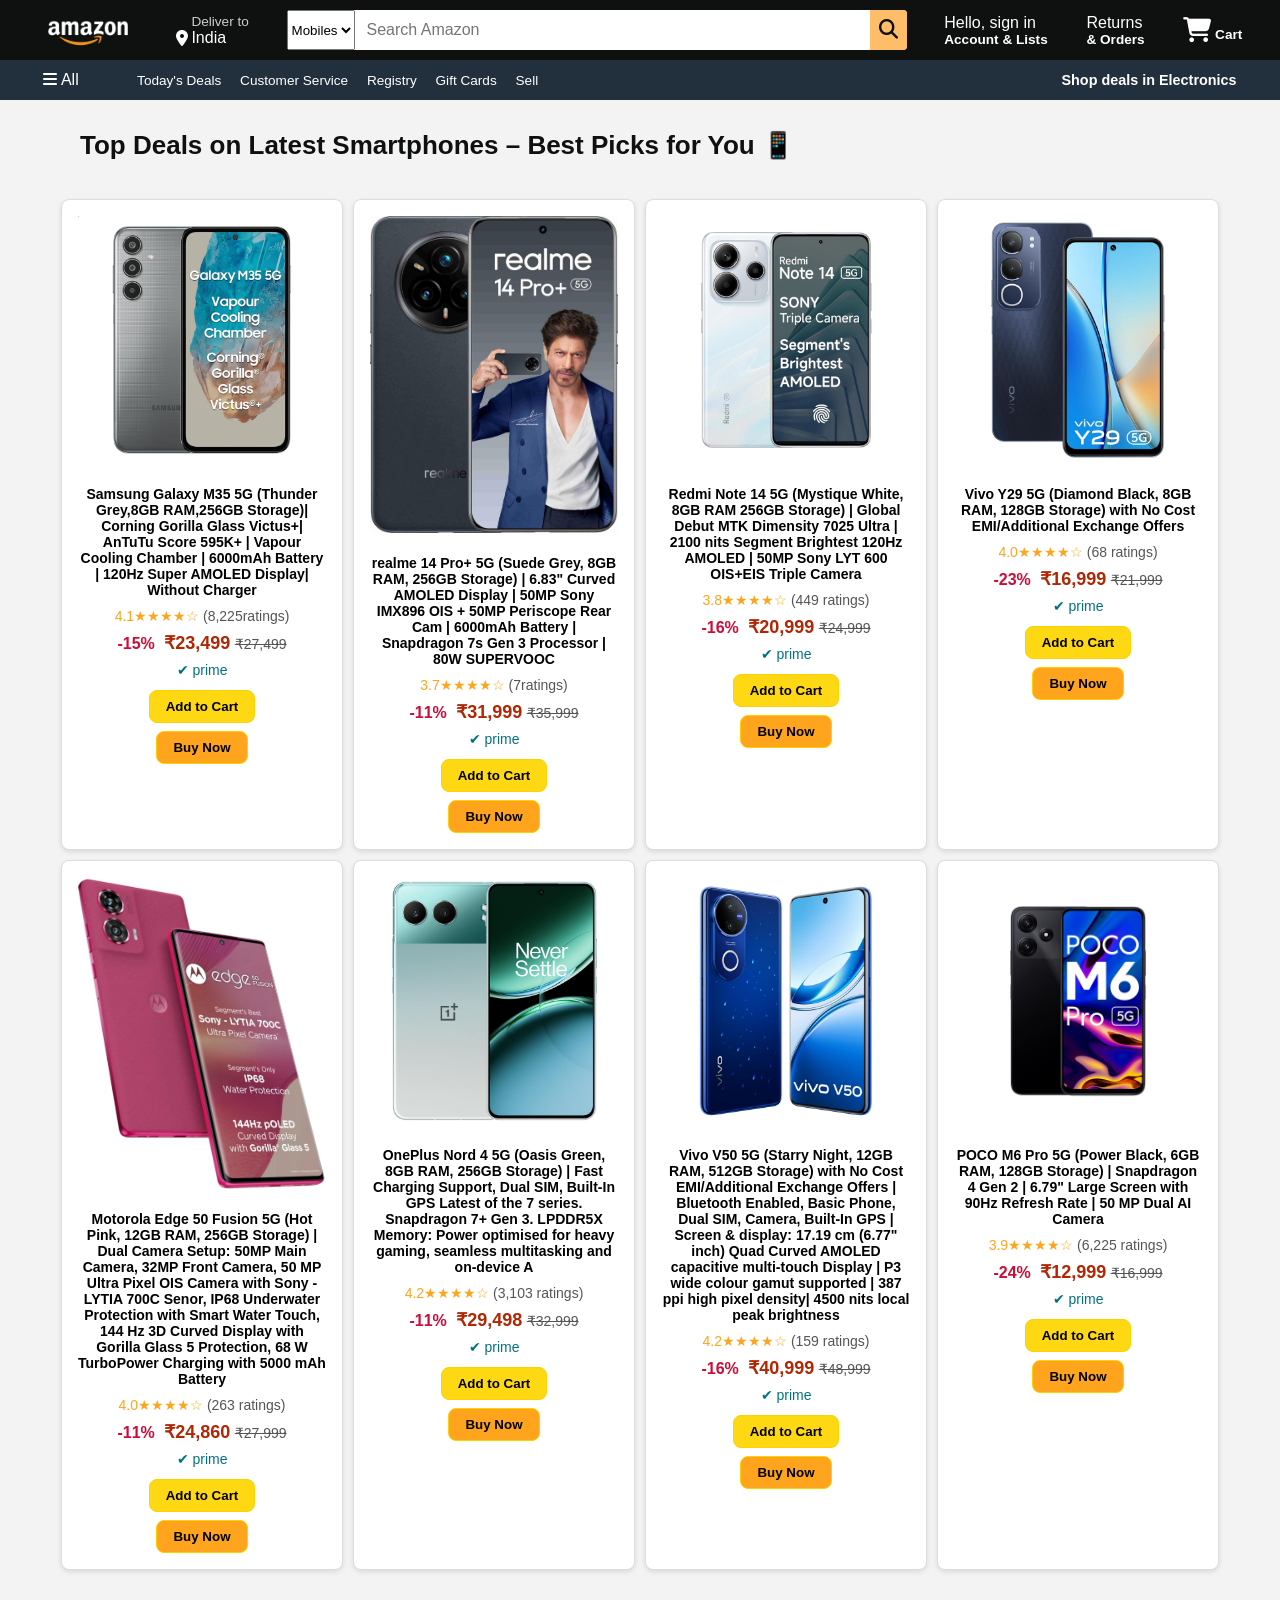
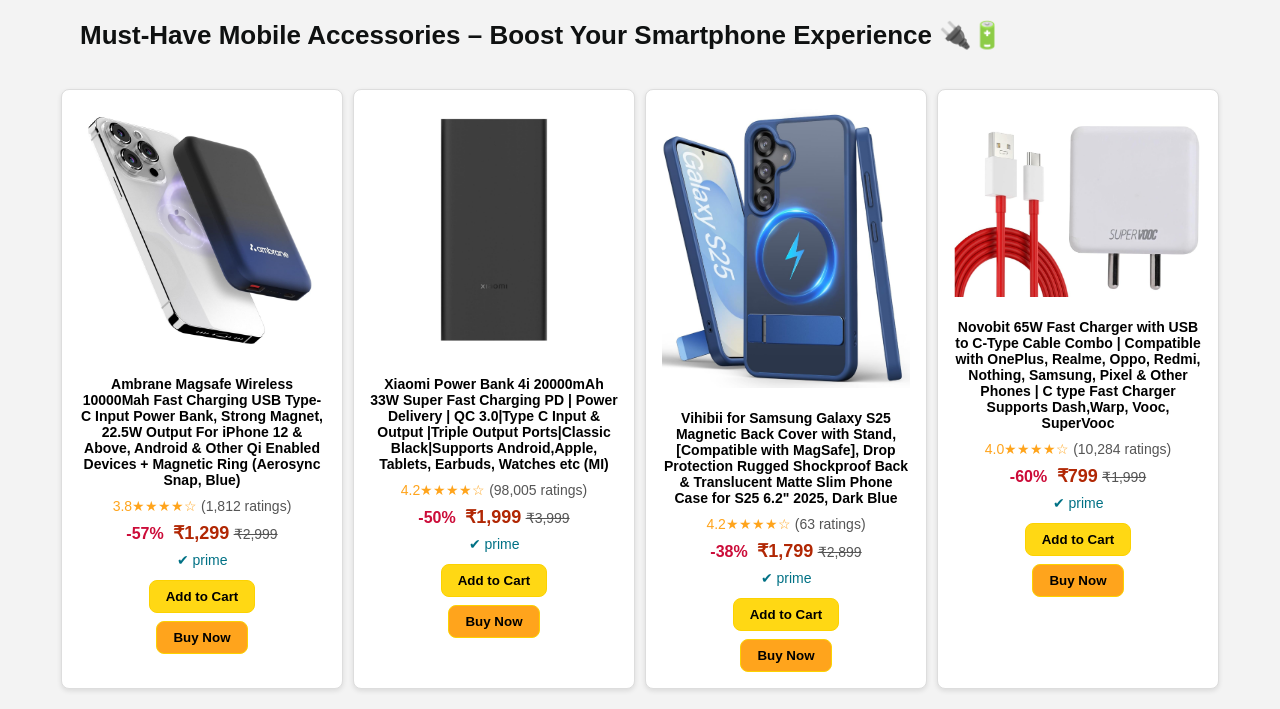
<file: products/mobiles.html>
<!DOCTYPE html>
<html lang="en">

<head>
    <meta charset="UTF-8">
    <meta name="viewport" content="width=device-width, initial-scale=1.0">
    <title>Mobiles</title>
    <link rel="stylesheet" href="https://cdnjs.cloudflare.com/ajax/libs/font-awesome/6.1.2/css/all.min.css"
        integrity="sha512-1sCRPdkRXhBV2PBLUdRb4tMg1w2YPf37qatUFeS7zlBy7jJI8Lf4VHwWfZZfpXtYSLy85pkm9GaYVYMfw5BC1A=="
        crossorigin="anonymous" referrerpolicy="no-referrer" />
    <link rel="stylesheet" href="../style.css">
    <link rel="stylesheet" href= "product.css">
    <script src="../script.js"></script>
    </head>

<body>
  <!--mobile navbar-->
  <header>
    <div class="navbar">
        <div class="nav-logo border">
            <div class="logo"></div>
        </div>

        <div class="nav-address border">
            <p class="add-first"> Deliver to </p>
            <div class="add-icon">
                <i class="fa-solid fa-location-dot"></i>
                <p class="add-second"> India </p>
            </div>
        </div>

        <div class="nav-search">
            <select>
                <option> Mobiles </option>
            </select class="search-select">
            <input placeholder="Search Amazon" class="search-input">
            <div class="search-icon">
                <i class="fa-solid fa-magnifying-glass"></i>
            </div>
        </div>

        <div class="nav-singing border">
            <p> <span> Hello, sign in </span></p>
            <p class="nav-second"> Account & Lists </p>
        </div>
        <div class="nav-return border">
            <p> <span> Returns </span></p>
            <p class="nav-second"> & Orders </p>
        </div>

        <div class="nav-cart border">
            <i class="fa-solid fa-cart-shopping"></i>
            Cart
        </div>
    </div>

    <div class="panel">
        <div class="panel-all" id="menu-btn">
            <i class="fa-solid fa-bars"></i>
            All
        </div>
        <div class="panel-ops">
            <p> Today's Deals </p>
            <p> Customer Service </p>
            <p> Registry </p>
            <p> Gift Cards </p>
            <p> Sell </p>
        </div>
        <div class="panel-deals">
            Shop deals in Electronics
        </div>
    </div>
</header>

  <!-- Inside <body>, after header -->
    <!-- NEW: Sidebar Overlay and Sidebar Menu -->
    <div class="sidebar-overlay"></div>
    <aside class="sidebar" id="sidebar">
        <div class="menu-header">
            <div class="profile-img">
                <i class="fa-solid fa-user"></i>
            </div>
            <div class="menu-mgs">Hello, sign in</div>
            <div class="close-menu-btn">
                <i class="fa-solid fa-xmark" id="sidebar-overlay"></i>
            </div>
        </div>
        <div class="category">
            <h3>Shop by Category</h3>
            <ol>
                <li><a href="mobiles.html" class="Category-name">Mobiles</a></li>
                <li><a href="Electronics.html" class="Category-name"> Electronics </a></li>
                <li><a href="tv.html" class="Category-name"> Tv, Audio & Cameras </a></li>
                <li><a href="mfashion.html" class="Category-name"> Men's Fashion </a></li>
                <li><a href="wfashion.html" class="Category-name"> Women's Fashion </a></li>
                <li><a href="computer.html" class="Category-name"> Computer & Laptop </a></li>
                <li><a href="grocery.html" class="Category-name"> Grocery </a></li>
                <li><a href="shoes.html" class="Category-name"> Shoes </a></li>
                <li><a href="baggs.html" class="Category-name"> Bag & Luggage </a></li>
                <li><a href="watches.html" class="Category-name"> Watches </a></li>
                

                </ol>
        </div>
        <div>
          <h3> Help & settings</h3>  
          <ol>
          <li><a href="#" class="help-name"> Your Account</a></li>
          <li><a href="#" class="help-name"> Customer Service </a></li>
          <li><a href="#" class="help-name"> sign in </a></li>
      </ol>
      </div>

      </aside>

  <!--moblie product-->
    <h2 class="section-heading ">Top Deals on Latest Smartphones – Best Picks for You 📱</h2>
    <section class="product-container">
    <!-- Product Card 1 -->
    <div class="product-card">
       <img src= "../images/mobile_1.jpg" alt="Samsung Galaxy M35">
      <p class="product-title">Samsung Galaxy M35 5G (Thunder Grey,8GB RAM,256GB Storage)| Corning Gorilla Glass Victus+| AnTuTu Score 595K+ | Vapour Cooling Chamber | 6000mAh Battery | 120Hz Super AMOLED Display| Without Charger</p>
      <div class="rating">4.1★★★★☆ <span>(8,225ratings)</span></div>
      <div class="price-section">
        <span class="discount">-15%</span>
        <span class="price">₹23,499</span>
        <s class="mrp">₹27,499</s>
      </div>
      <div class="prime-badge">✔ prime</div>
      <button class="add-to-cart">Add to Cart</button>
      <button class="buy-now">Buy Now</button>
    </div>

    <!-- Product Card 2 -->
    <div class="product-card">
        <img src="../images/mobile_2.jpg" alt="Realme 14 Pro">
        <p class="product-title">realme 14 Pro+ 5G (Suede Grey, 8GB RAM, 256GB Storage) | 6.83"                                     Curved AMOLED Display | 50MP Sony IMX896 OIS + 50MP Periscope Rear Cam | 6000mAh Battery | Snapdragon 7s Gen 3 Processor | 80W SUPERVOOC</p>
        <div class="rating">3.7★★★★☆ <span>(7ratings)</span></div>
        <div class="price-section">
          <span class="discount">-11%</span>
          <span class="price">₹31,999</span>
          <s class="mrp">₹35,999</s>
        </div>
        <div class="prime-badge">✔ prime</div>
        <button class="add-to-cart">Add to Cart</button>
        <button class="buy-now">Buy Now</button>
      </div>

      <!-- Add 2 more cards for 4 in a row -->
    <div class="product-card">
        <img src="../images/mobile_3.jpg" alt="Redmi Note 14">
        <p class="product-title">Redmi Note 14 5G (Mystique White, 8GB RAM 256GB Storage) | Global Debut MTK Dimensity 7025 Ultra | 2100 nits Segment Brightest 120Hz AMOLED | 50MP Sony LYT 600 OIS+EIS Triple Camera</p>
        <div class="rating">3.8★★★★☆ <span>(449 ratings)</span></div>
        <div class="price-section">
          <span class="discount">-16%</span>
          <span class="price">₹20,999</span>
          <s class="mrp">₹24,999</s>
        </div>
        <div class="prime-badge">✔ prime</div>
        <button class="add-to-cart">Add to Cart</button>
        <button class="buy-now">Buy Now</button>
      </div>
  
      <div class="product-card">
        <img src="../images/mobile_4.jpg" alt="Vivo Y29">
        <p class="product-title">Vivo Y29 5G (Diamond Black, 8GB RAM, 128GB Storage) with No Cost EMI/Additional Exchange Offers</p>
        <div class="rating">4.0★★★★☆ <span>(68 ratings)</span></div>
        <div class="price-section">
          <span class="discount">-23%</span>
          <span class="price">₹16,999</span>
          <s class="mrp">₹21,999</s>
        </div>
        <div class="prime-badge">✔ prime</div>
        <button class="add-to-cart">Add to Cart</button>
        <button class="buy-now">Buy Now</button>
      </div>

      
    <!-- Product Card 5 -->
    <div class="product-card">
      <img src="../images/mobile_5.jpg" alt="Motorola Edge 50 Fusion">
      <p class="product-title">Motorola Edge 50 Fusion 5G (Hot Pink, 12GB RAM, 256GB Storage) | Dual Camera Setup: 50MP Main Camera, 32MP Front Camera, 50 MP Ultra Pixel OIS Camera with Sony - LYTIA 700C Senor, IP68 Underwater Protection with Smart Water Touch, 144 Hz 3D Curved Display with Gorilla Glass 5 Protection, 68 W TurboPower Charging with 5000 mAh Battery</p>
      <div class="rating">4.0★★★★☆ <span>(263 ratings)</span></div>
      <div class="price-section">
        <span class="discount">-11%</span>
        <span class="price">₹24,860</span>
        <s class="mrp">₹27,999</s>
      </div>
      <div class="prime-badge">✔ prime</div>
      <button class="add-to-cart">Add to Cart</button>
      <button class="buy-now">Buy Now</button>
    </div>

    <!-- Product Card 6 -->
    <div class="product-card">
      <img src="../images/mobile_6.jpg" alt="OnePlus Nord 4 ">
      <p class="product-title">OnePlus Nord 4 5G (Oasis Green, 8GB RAM, 256GB Storage) | Fast Charging Support, Dual SIM, Built-In GPS Latest of the 7 series. Snapdragon 7+ Gen 3. LPDDR5X Memory: Power optimised for heavy gaming, seamless multitasking and on-device A</p>
      <div class="rating">4.2★★★★☆ <span>(3,103 ratings)</span></div>
      <div class="price-section">
        <span class="discount">-11%</span>
        <span class="price">₹29,498</span>
        <s class="mrp">₹32,999</s>
      </div>
      <div class="prime-badge">✔ prime</div>
      <button class="add-to-cart">Add to Cart</button>
      <button class="buy-now">Buy Now</button>
    </div>

    <!-- Product Card 7 -->
    <div class="product-card">
      <img src="../images/mobile_7.jpg" alt="Vivo V50 ">
      <p class="product-title">Vivo V50 5G (Starry Night, 12GB RAM, 512GB Storage) with No Cost EMI/Additional Exchange Offers | Bluetooth Enabled, Basic Phone, Dual SIM, Camera, Built-In GPS | Screen & display: 17.19 cm (6.77" inch) Quad Curved AMOLED capacitive multi-touch Display | P3 wide colour gamut supported | 387 ppi high pixel density| 4500 nits local peak brightness</p>
      <div class="rating">4.2★★★★☆ <span>(159 ratings)</span></div>
      <div class="price-section">
        <span class="discount">-16%</span>
        <span class="price">₹40,999</span>
        <s class="mrp">₹48,999</s>
      </div>
      <div class="prime-badge">✔ prime</div>
      <button class="add-to-cart">Add to Cart</button>
      <button class="buy-now">Buy Now</button>
    </div>

     <!-- Product Card 8 -->
     <div class="product-card">
      <img src="../images/mobile_8.jpg" alt="POCO M6 Pro  ">
      <p class="product-title">POCO M6 Pro 5G (Power Black, 6GB RAM, 128GB Storage) | Snapdragon 4 Gen 2 | 6.79" Large Screen with 90Hz Refresh Rate | 50 MP Dual AI Camera</p>
      <div class="rating">3.9★★★★☆ <span>(6,225 ratings)</span></div>
      <div class="price-section">
        <span class="discount">-24%</span>
        <span class="price">₹12,999</span>
        <s class="mrp">₹16,999</s>
      </div>
      <div class="prime-badge">✔ prime</div>
      <button class="add-to-cart">Add to Cart</button>
      <button class="buy-now">Buy Now</button>
    </div>
  </section>
    
     <!-- mobile accessories -->
     <h2 class="section-heading">Must-Have Mobile Accessories – Boost Your Smartphone Experience 🔌🔋</h2>
     <section class="accessories-container">
     <div class="product-card">
      <img src="../images/mobileaccess_1.jpg" alt=" Ambrane power bank ">
      <p class="product-title">Ambrane Magsafe Wireless 10000Mah Fast Charging USB Type-C Input Power Bank, Strong Magnet, 22.5W Output For iPhone 12 & Above, Android & Other Qi Enabled Devices + Magnetic Ring (Aerosync Snap, Blue)</p>
      <div class="rating">3.8★★★★☆ <span>(1,812 ratings)</span></div>
      <div class="price-section">
        <span class="discount">-57%</span>
        <span class="price">₹1,299</span>
        <s class="mrp">₹2,999</s>
      </div>
      <div class="prime-badge">✔ prime</div>
      <button class="add-to-cart">Add to Cart</button>
      <button class="buy-now">Buy Now</button>
      </div>

      <div class="product-card">
        <img src="../images/mobileaccess_2.jpg" alt=" Xiaomi Power Bank ">
        <p class="product-title">Xiaomi Power Bank 4i 20000mAh 33W Super Fast Charging PD | Power Delivery | QC 3.0|Type C Input & Output |Triple Output Ports|Classic Black|Supports Android,Apple, Tablets, Earbuds, Watches etc (MI)</p>
        <div class="rating">4.2★★★★☆ <span>(98,005 ratings)</span></div>
        <div class="price-section">
          <span class="discount">-50%</span>
          <span class="price">₹1,999</span>
          <s class="mrp">₹3,999</s>
        </div>
        <div class="prime-badge">✔ prime</div>
        <button class="add-to-cart">Add to Cart</button>
        <button class="buy-now">Buy Now</button>
        </div>

        
      <div class="product-card">
        <img src="../images/mobileaccess_3.jpg" alt=" mobile cover ">
        <p class="product-title">Vihibii for Samsung Galaxy S25 Magnetic Back Cover with Stand, [Compatible with MagSafe], Drop Protection Rugged Shockproof Back & Translucent Matte Slim Phone Case for S25 6.2" 2025, Dark Blue</p>
        <div class="rating">4.2★★★★☆ <span>(63 ratings)</span></div>
        <div class="price-section">
          <span class="discount">-38%</span>
          <span class="price">₹1,799</span>
          <s class="mrp">₹2,899</s>
        </div>
        <div class="prime-badge">✔ prime</div>
        <button class="add-to-cart">Add to Cart</button>
        <button class="buy-now">Buy Now</button>
        </div>

        <div class="product-card">
          <img src="../images/mobileaccess_4.jpg" alt=" mobile charger ">
          <p class="product-title">Novobit 65W Fast Charger with USB to C-Type Cable Combo | Compatible with OnePlus, Realme, Oppo, Redmi, Nothing, Samsung, Pixel & Other Phones | C type Fast Charger Supports Dash,Warp, Vooc, SuperVooc</p>
          <div class="rating">4.0★★★★☆ <span>(10,284 ratings)</span></div>
          <div class="price-section">
            <span class="discount">-60%</span>
            <span class="price">₹799</span>
            <s class="mrp">₹1,999</s>
          </div>
          <div class="prime-badge">✔ prime</div>
          <button class="add-to-cart">Add to Cart</button>
          <button class="buy-now">Buy Now</button>
          </div>
    </section>
    
  

                  
    
</body>

</html>
</file>
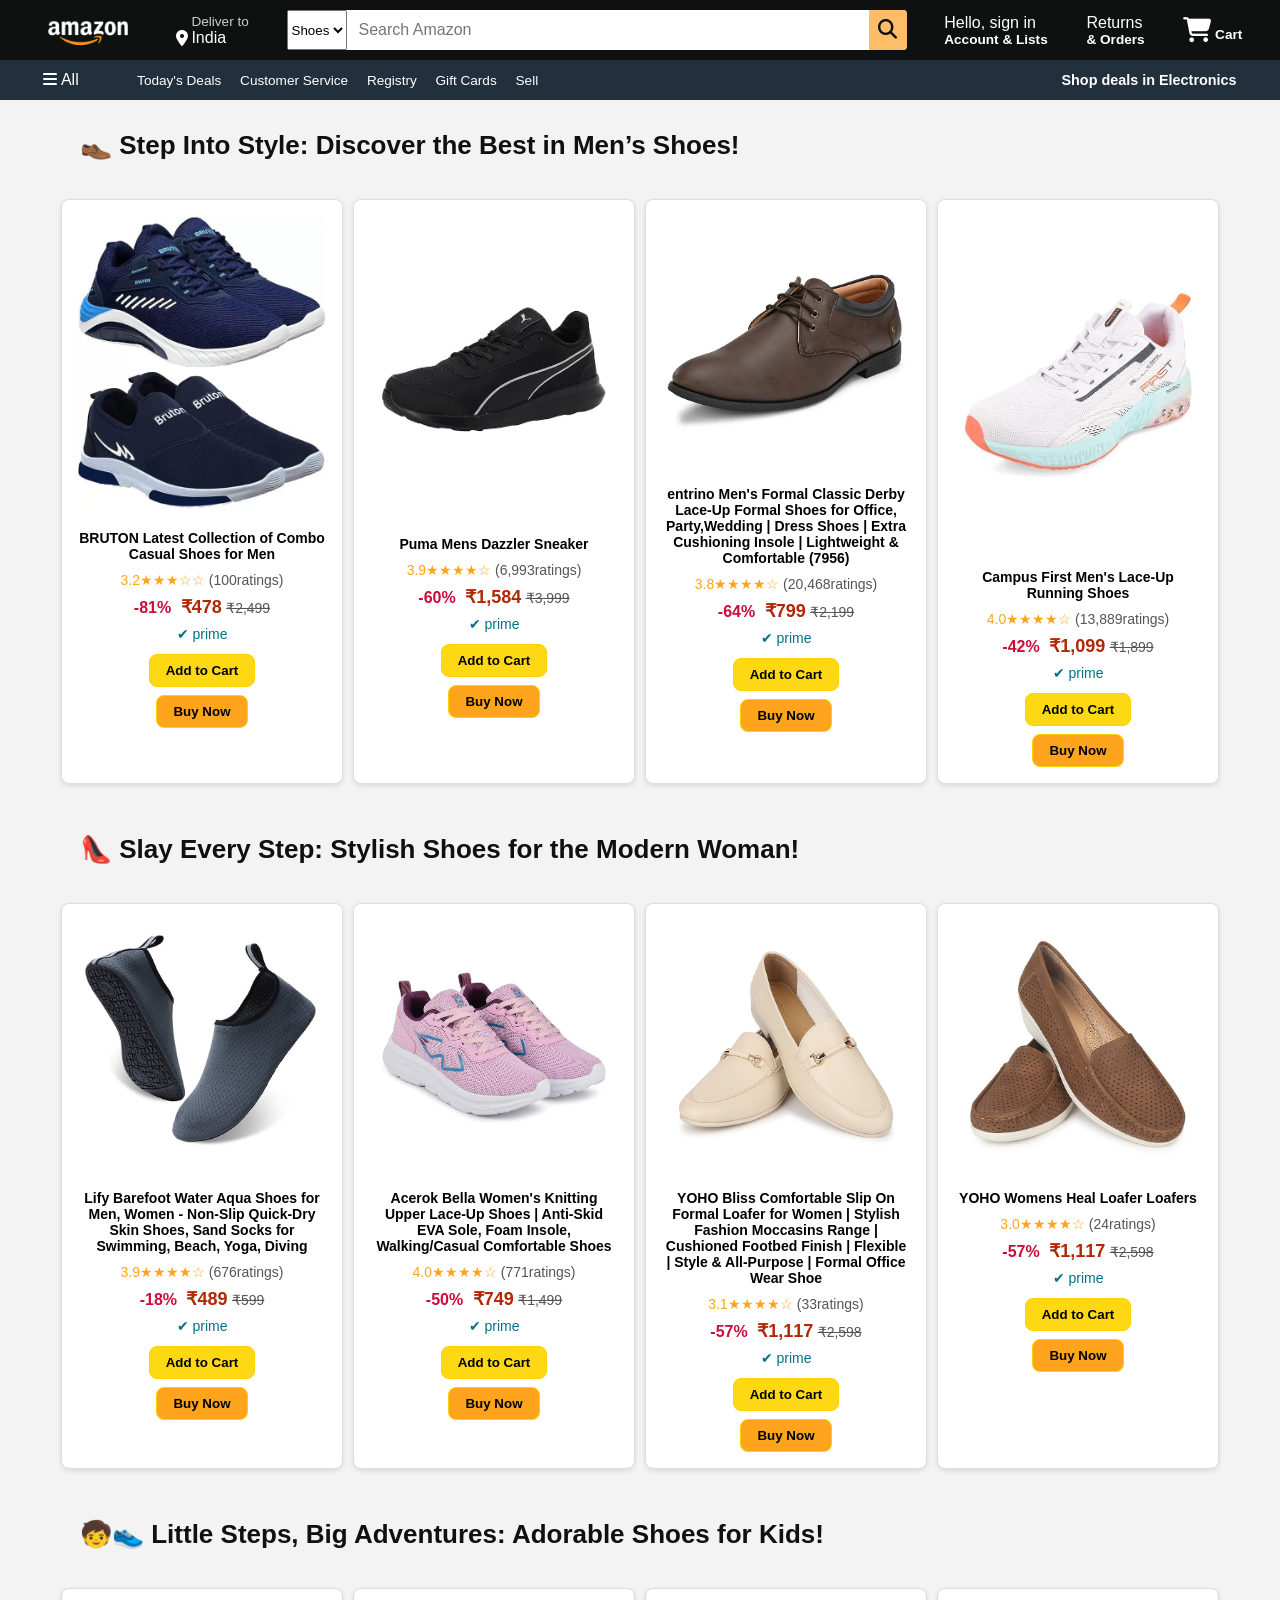
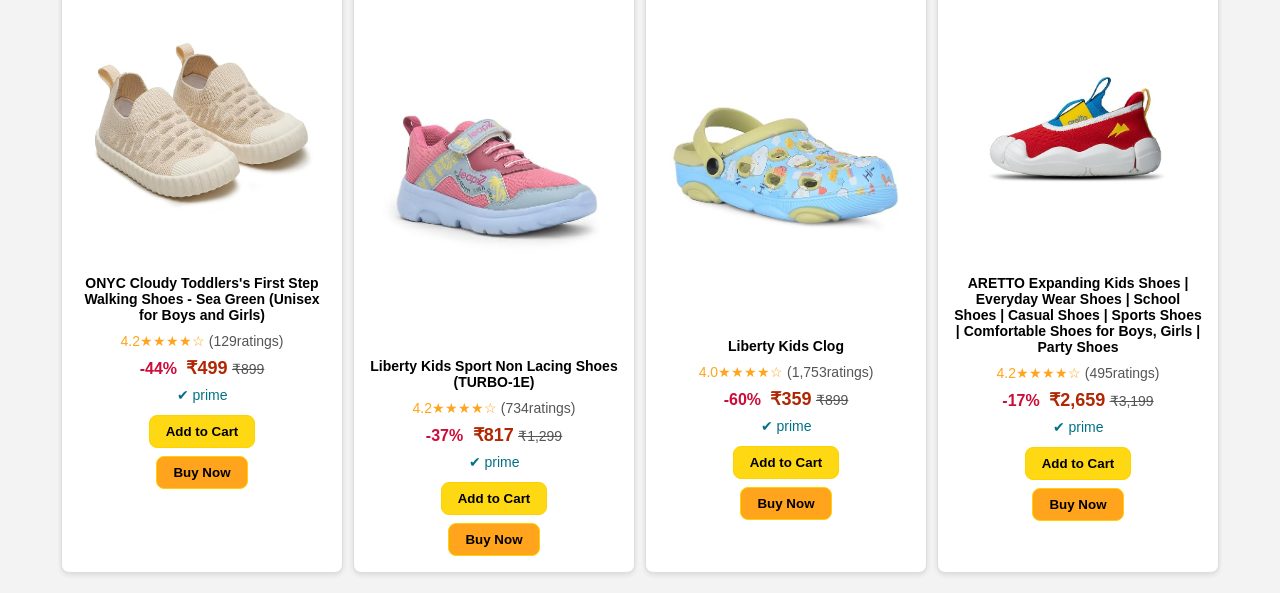
<file: products/shoes.html>
<!DOCTYPE html>
<html lang="en">

<head>
    <meta charset="UTF-8">
    <meta name="viewport" content="width=device-width, initial-scale=1.0">
    <title> Shoes </title>
    <link rel="stylesheet" href="https://cdnjs.cloudflare.com/ajax/libs/font-awesome/6.1.2/css/all.min.css"
        integrity="sha512-1sCRPdkRXhBV2PBLUdRb4tMg1w2YPf37qatUFeS7zlBy7jJI8Lf4VHwWfZZfpXtYSLy85pkm9GaYVYMfw5BC1A=="
        crossorigin="anonymous" referrerpolicy="no-referrer" />
    <link rel="stylesheet" href="../style.css">
    <link rel="stylesheet" href= "product.css">
    <script src="../script.js"></script>
</head>

<body>
    <!--shoes navbar-->
   <header>
     <div class="navbar">
         <div class="nav-logo border">
             <div class="logo"></div>
         </div>
 
         <div class="nav-address border">
             <p class="add-first"> Deliver to </p>
             <div class="add-icon">
                 <i class="fa-solid fa-location-dot"></i>
                 <p class="add-second"> India </p>
             </div>
         </div>

         <div class="nav-search">
            <select>
                <option> Shoes </option>
            </select class="search-select">
            <input placeholder="Search Amazon" class="search-input">
            <div class="search-icon">
                <i class="fa-solid fa-magnifying-glass"></i>
            </div>
        </div>

        <div class="nav-singing border">
            <p> <span> Hello, sign in </span></p>
            <p class="nav-second"> Account & Lists </p>
        </div>
        <div class="nav-return border">
            <p> <span> Returns </span></p>
            <p class="nav-second"> & Orders </p>
        </div>

        <div class="nav-cart border">
            <i class="fa-solid fa-cart-shopping"></i>
            Cart
        </div>
    </div>

    <div class="panel">
        <div class="panel-all" id="menu-btn">
            <i class="fa-solid fa-bars"></i>
            All
        </div>
        <div class="panel-ops">
            <p> Today's Deals </p>
            <p> Customer Service </p>
            <p> Registry </p>
            <p> Gift Cards </p>
            <p> Sell </p>
        </div>
        <div class="panel-deals">
            Shop deals in Electronics
        </div>
    </div>
</header>

<!-- Inside <body>, after header -->
    <!-- NEW: Sidebar Overlay and Sidebar Menu -->
    <div class="sidebar-overlay"></div>
    <aside class="sidebar" id="sidebar">
        <div class="menu-header">
            <div class="profile-img">
                <i class="fa-solid fa-user"></i>
            </div>
            <div class="menu-mgs">Hello, sign in</div>
            <div class="close-menu-btn">
                <i class="fa-solid fa-xmark" id="sidebar-overlay"></i>
            </div>
        </div>
        <div class="category">
            <h3>Shop by Category</h3>
            <ol>
                <li><a href="mobiles.html" class="Category-name">Mobiles</a></li>
                <li><a href="Electronics.html" class="Category-name"> Electronics </a></li>
                <li><a href="tv.html" class="Category-name"> Tv, Audio & Cameras </a></li>
                <li><a href="mfashion.html" class="Category-name"> Men's Fashion </a></li>
                <li><a href="wfashion.html" class="Category-name"> Women's Fashion </a></li>
                <li><a href="computer.html" class="Category-name">  Computer & Laptop </a></li>
                <li><a href="grocery.html" class="Category-name"> Grocery </a></li>
                <li><a href="shoes.html" class="Category-name"> Shoes </a></li>
                <li><a href="baggs.html" class="Category-name"> Bag & Luggage </a></li>
                <li><a href="watches.html" class="Category-name"> Watches </a></li>
                

                </ol>
        </div>
        <div>
            <h3> Help & settings</h3>  
            <ol>
            <li><a href="#" class="help-name"> Your Account</a></li>
            <li><a href="#" class="help-name"> Customer Service </a></li>
            <li><a href="#" class="help-name"> sign in </a></li>
        </ol>
        </div>
        </aside>


     <!--shoes men's product-->
    <h2 class="section-heading">👞 Step Into Style: Discover the Best in Men’s Shoes!</h2>
     <section class="product-container">
     <!-- Product Card 1 -->
     <div class="product-card">
         <img src= "../images/shoes_1.jpg" alt="men's shoes">
       <p class="product-title"> BRUTON Latest Collection of Combo Casual Shoes for Men </p> 
       <div class="rating">3.2★★★☆☆ <span>(100ratings)</span></div>
       <div class="price-section">
         <span class="discount">-81%</span>
         <span class="price">₹478</span>
         <s class="mrp">₹2,499</s>
       </div>
       <div class="prime-badge">✔ prime</div>
       <button class="add-to-cart">Add to Cart</button>
       <button class="buy-now">Buy Now</button>
     </div>

     <!-- Product Card 2 -->
     <div class="product-card">
        <img src= "../images/shoes_2.jpg" alt="Grocery">
      <p class="product-title">Puma Mens Dazzler Sneaker</p> 
      <div class="rating">3.9★★★★☆ <span>(6,993ratings)</span></div>
      <div class="price-section">
        <span class="discount">-60%</span>
        <span class="price">₹1,584</span>
        <s class="mrp">₹3,999</s>
      </div>
      <div class="prime-badge">✔ prime</div>
      <button class="add-to-cart">Add to Cart</button>
      <button class="buy-now">Buy Now</button>
    </div>

     <!-- Product Card 3 -->
     <div class="product-card">
        <img src= "../images/shoes_3.jpg" alt="Grocery">
      <p class="product-title">entrino Men's Formal Classic Derby Lace-Up Formal Shoes for Office, Party,Wedding | Dress Shoes | Extra Cushioning Insole | Lightweight & Comfortable (7956)</p> 
      <div class="rating">3.8★★★★☆ <span>(20,468ratings)</span></div>
      <div class="price-section">
        <span class="discount">-64%</span>
        <span class="price">₹799</span>
        <s class="mrp">₹2,199</s>
      </div>
      <div class="prime-badge">✔ prime</div>
      <button class="add-to-cart">Add to Cart</button>
      <button class="buy-now">Buy Now</button>
    </div>

    <!-- Product Card 4 -->
    <div class="product-card">
        <img src= "../images/shoes_4.jpg" alt="Grocery">
      <p class="product-title">Campus First Men's Lace-Up Running Shoes</p> 
      <div class="rating">4.0★★★★☆ <span>(13,889ratings)</span></div>
      <div class="price-section">
        <span class="discount">-42%</span>
        <span class="price">₹1,099</span>
        <s class="mrp">₹1,899</s>
      </div>
      <div class="prime-badge">✔ prime</div>
      <button class="add-to-cart">Add to Cart</button>
      <button class="buy-now">Buy Now</button>
    </div>
    </section>

    
     <!--shoes women's product-->
     <h2 class="section-heading">👠 Slay Every Step: Stylish Shoes for the Modern Woman!</h2>
     <section class="product-container">
     <!-- Product Card 1 -->
     <div class="product-card">
         <img src= "../images/shoes_5.jpg" alt="women's shoes">
       <p class="product-title"> Lify Barefoot Water Aqua Shoes for Men, Women - Non-Slip Quick-Dry Skin Shoes, Sand Socks for Swimming, Beach, Yoga, Diving </p> 
       <div class="rating">3.9★★★★☆ <span>(676ratings)</span></div>
       <div class="price-section">
         <span class="discount">-18%</span>
         <span class="price">₹489</span>
         <s class="mrp">₹599</s>
       </div>
       <div class="prime-badge">✔ prime</div>
       <button class="add-to-cart">Add to Cart</button>
       <button class="buy-now">Buy Now</button>
     </div>

     <!-- Product Card 2 -->
     <div class="product-card">
        <img src= "../images/shoes_6.jpg" alt="women's shoes">
      <p class="product-title"> Acerok Bella Women's Knitting Upper Lace-Up Shoes | Anti-Skid EVA Sole, Foam Insole, Walking/Casual Comfortable Shoes </p> 
      <div class="rating">4.0★★★★☆ <span>(771ratings)</span></div>
      <div class="price-section">
        <span class="discount">-50%</span>
        <span class="price">₹749</span>
        <s class="mrp">₹1,499</s>
      </div>
      <div class="prime-badge">✔ prime</div>
      <button class="add-to-cart">Add to Cart</button>
      <button class="buy-now">Buy Now</button>
    </div>

     <!-- Product Card 3 -->
     <div class="product-card">
        <img src= "../images/shoes_7.jpg" alt="women's shoes">
      <p class="product-title"> YOHO Bliss Comfortable Slip On Formal Loafer for Women | Stylish Fashion Moccasins Range | Cushioned Footbed Finish | Flexible | Style & All-Purpose | Formal Office Wear Shoe </p> 
      <div class="rating">3.1★★★★☆ <span>(33ratings)</span></div>
      <div class="price-section">
        <span class="discount">-57%</span>
        <span class="price">₹1,117</span>
        <s class="mrp">₹2,598</s>
      </div>
      <div class="prime-badge">✔ prime</div>
      <button class="add-to-cart">Add to Cart</button>
      <button class="buy-now">Buy Now</button>
    </div>

     <!-- Product Card 4 -->
     <div class="product-card">
        <img src= "../images/shoes_8.jpg" alt="women's shoes">
      <p class="product-title"> YOHO Womens Heal Loafer Loafers </p> 
      <div class="rating">3.0★★★★☆ <span>(24ratings)</span></div>
      <div class="price-section">
        <span class="discount">-57%</span>
        <span class="price">₹1,117</span>
        <s class="mrp">₹2,598</s>
      </div>
      <div class="prime-badge">✔ prime</div>
      <button class="add-to-cart">Add to Cart</button>
      <button class="buy-now">Buy Now</button>
    </div>
     </section>


    <!-- kid's shoes -->
     <h2 class="section-heading">🧒👟 Little Steps, Big Adventures: Adorable Shoes for Kids!</h2>
     <section class="product-container">
     <!-- Product Card 1 -->
     <div class="product-card">
         <img src= "../images/shoes_9.jpg" alt="kid's shoes">
       <p class="product-title"> ONYC Cloudy Toddlers's First Step Walking Shoes - Sea Green (Unisex for Boys and Girls) </p> 
       <div class="rating">4.2★★★★☆ <span>(129ratings)</span></div>
       <div class="price-section">
         <span class="discount">-44%</span>
         <span class="price">₹499</span>
         <s class="mrp">₹899</s>
       </div>
       <div class="prime-badge">✔ prime</div>
       <button class="add-to-cart">Add to Cart</button>
       <button class="buy-now">Buy Now</button>
     </div>

     <!-- Product Card 2 -->
     <div class="product-card">
        <img src= "../images/shoes_10.jpg" alt="kid's shoes">
      <p class="product-title"> Liberty Kids Sport Non Lacing Shoes (TURBO-1E) </p> 
      <div class="rating">4.2★★★★☆ <span>(734ratings)</span></div>
      <div class="price-section">
        <span class="discount">-37%</span>
        <span class="price">₹817</span>
        <s class="mrp">₹1,299</s>
      </div>
      <div class="prime-badge">✔ prime</div>
      <button class="add-to-cart">Add to Cart</button>
      <button class="buy-now">Buy Now</button>
    </div>

     <!-- Product Card 3 -->
     <div class="product-card">
        <img src= "../images/shoes_11.jpg" alt="kid's shoes">
      <p class="product-title"> Liberty Kids Clog</p> 
      <div class="rating">4.0★★★★☆ <span>(1,753ratings)</span></div>
      <div class="price-section">
        <span class="discount">-60%</span>
        <span class="price">₹359</span>
        <s class="mrp">₹899</s>
      </div>
      <div class="prime-badge">✔ prime</div>
      <button class="add-to-cart">Add to Cart</button>
      <button class="buy-now">Buy Now</button>
    </div>

    <!-- Product Card 4 -->
    <div class="product-card">
        <img src= "../images/shoes_12.jpg" alt="kid's shoes">
      <p class="product-title"> ARETTO Expanding Kids Shoes | Everyday Wear Shoes | School Shoes | Casual Shoes | Sports Shoes | Comfortable Shoes for Boys, Girls | Party Shoes</p> 
      <div class="rating">4.2★★★★☆ <span>(495ratings)</span></div>
      <div class="price-section">
        <span class="discount">-17%</span>
        <span class="price">₹2,659</span>
        <s class="mrp">₹3,199</s>
      </div>
      <div class="prime-badge">✔ prime</div>
      <button class="add-to-cart">Add to Cart</button>
      <button class="buy-now">Buy Now</button>
    </div>
     </section>


</body>
</html>
</file>
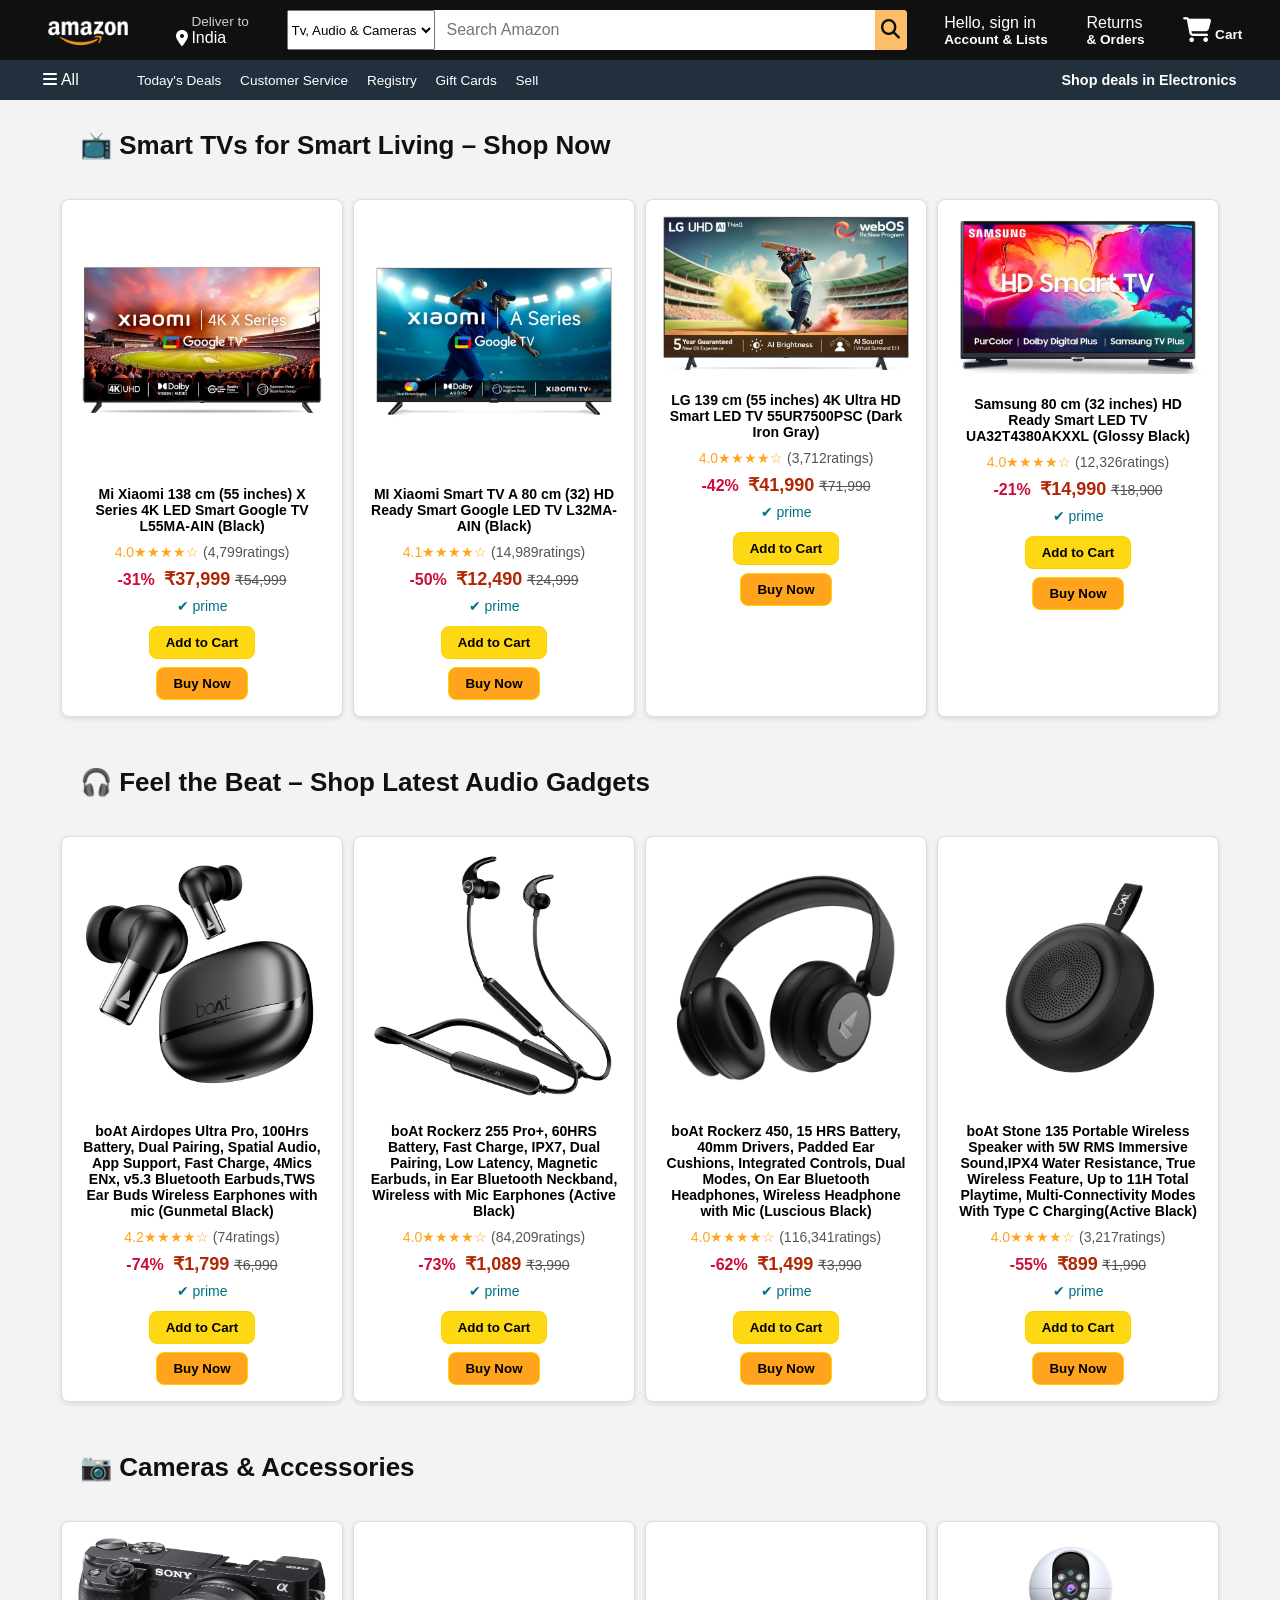
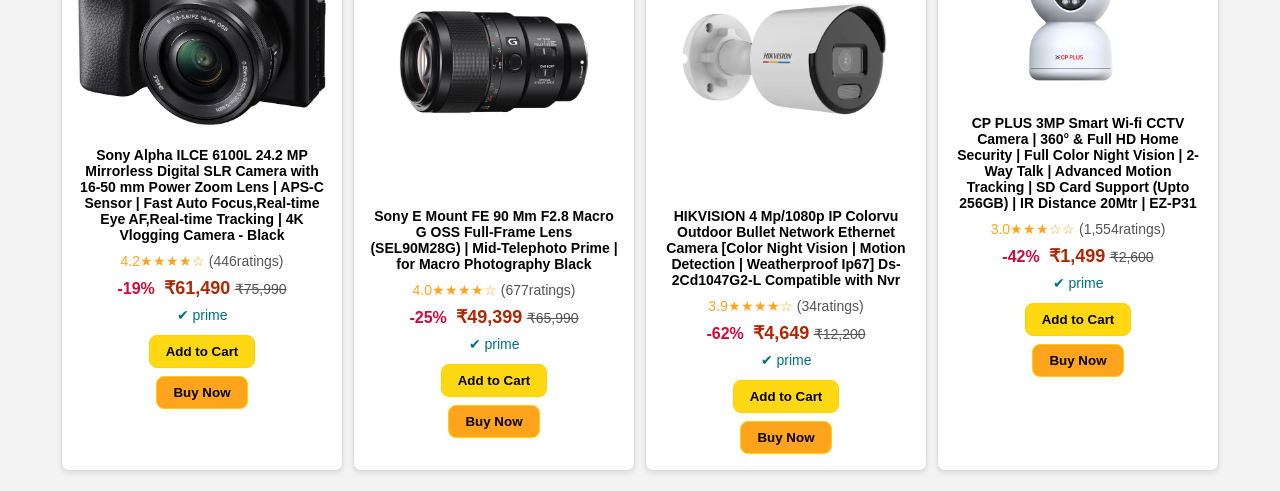
<file: products/tv.html>
<!DOCTYPE html>
<html lang="en">

<head>
    <meta charset="UTF-8">
    <meta name="viewport" content="width=device-width, initial-scale=1.0">
    <title> Tv, Audio & Cameras </title>
    <link rel="stylesheet" href="https://cdnjs.cloudflare.com/ajax/libs/font-awesome/6.1.2/css/all.min.css"
        integrity="sha512-1sCRPdkRXhBV2PBLUdRb4tMg1w2YPf37qatUFeS7zlBy7jJI8Lf4VHwWfZZfpXtYSLy85pkm9GaYVYMfw5BC1A=="
        crossorigin="anonymous" referrerpolicy="no-referrer" />
    <link rel="stylesheet" href="../style.css">
    <link rel="stylesheet" href= "product.css">
    <script src="../script.js"></script>
</head>

<body>
    <!--tv navbar-->
   <header>
     <div class="navbar">
         <div class="nav-logo border">
             <div class="logo"></div>
         </div>
 
         <div class="nav-address border">
             <p class="add-first"> Deliver to </p>
             <div class="add-icon">
                 <i class="fa-solid fa-location-dot"></i>
                 <p class="add-second"> India </p>
             </div>
         </div>

         <div class="nav-search">
            <select>
                <option> Tv, Audio & Cameras </option>
            </select class="search-select">
            <input placeholder="Search Amazon" class="search-input">
            <div class="search-icon">
                <i class="fa-solid fa-magnifying-glass"></i>
            </div>
        </div>

        <div class="nav-singing border">
            <p> <span> Hello, sign in </span></p>
            <p class="nav-second"> Account & Lists </p>
        </div>
        <div class="nav-return border">
            <p> <span> Returns </span></p>
            <p class="nav-second"> & Orders </p>
        </div>

        <div class="nav-cart border">
            <i class="fa-solid fa-cart-shopping"></i>
            Cart
        </div>
    </div>

    <div class="panel">
        <div class="panel-all" id="menu-btn">
            <i class="fa-solid fa-bars"></i>
            All
        </div>
        <div class="panel-ops">
            <p> Today's Deals </p>
            <p> Customer Service </p>
            <p> Registry </p>
            <p> Gift Cards </p>
            <p> Sell </p>
        </div>
        <div class="panel-deals">
            Shop deals in Electronics
        </div>
    </div>
</header>

<!-- Inside <body>, after header -->
    <!-- NEW: Sidebar Overlay and Sidebar Menu -->
    <div class="sidebar-overlay"></div>
    <aside class="sidebar" id="sidebar">
        <div class="menu-header">
            <div class="profile-img">
                <i class="fa-solid fa-user"></i>
            </div>
            <div class="menu-mgs">Hello, sign in</div>
            <div class="close-menu-btn">
                <i class="fa-solid fa-xmark" id="sidebar-overlay"></i>
            </div>
        </div>
        <div class="category">
            <h3>Shop by Category</h3>
            <ol>
                <li><a href="mobiles.html" class="Category-name">Mobiles</a></li>
                <li><a href="Electronics.html" class="Category-name"> Electronics </a></li>
                <li><a href="tv.html" class="Category-name"> Tv, Audio & Cameras </a></li>
                <li><a href="mfashion.html" class="Category-name"> Men's Fashion </a></li>
                <li><a href="wfashion.html" class="Category-name"> Women's Fashion </a></li>
                <li><a href="computer.html" class="Category-name">  Computer & Laptop </a></li>
                <li><a href="grocery.html" class="Category-name"> Grocery </a></li>
                <li><a href="shoes.html" class="Category-name">  Shoes </a></li>
                <li><a href="baggs.html" class="Category-name"> Bag & Luggage </a></li>
                <li><a href="watches.html" class="Category-name"> Watches </a></li>
               

                </ol>
        </div>
        <div>
            <h3> Help & settings</h3>  
            <ol>
            <li><a href="#" class="help-name"> Your Account</a></li>
            <li><a href="#" class="help-name"> Customer Service </a></li>
            <li><a href="#" class="help-name"> sign in </a></li>
        </ol>
        </div>
        </aside>

     <!--television product-->
     <h2 class="section-heading">📺 Smart TVs for Smart Living – Shop Now</h2>
<section class="product-container">
<!-- Product Card 1 -->
<div class="product-card">
    <img src= "../images/tv_1.jpg" alt="Mi Xiaomi tv">
  <p class="product-title">Mi Xiaomi 138 cm (55 inches) X Series 4K LED Smart Google TV L55MA-AIN (Black)</p>
  <div class="rating">4.0★★★★☆ <span>(4,799ratings)</span></div>
  <div class="price-section">
    <span class="discount">-31%</span>
    <span class="price">₹37,999</span>
    <s class="mrp">₹54,999</s>
  </div>
  <div class="prime-badge">✔ prime</div>
  <button class="add-to-cart">Add to Cart</button>
  <button class="buy-now">Buy Now</button>
</div>

<!-- Product Card 2 -->
<div class="product-card">
    <img src= "../images/tv_2.jpg" alt="Mi Xiaomi tv">
  <p class="product-title">MI Xiaomi Smart TV A 80 cm (32) HD Ready Smart Google LED TV L32MA-AIN (Black)</p>
  <div class="rating">4.1★★★★☆ <span>(14,989ratings)</span></div>
  <div class="price-section">
    <span class="discount">-50%</span>
    <span class="price">₹12,490</span>
    <s class="mrp">₹24,999</s>
  </div>
  <div class="prime-badge">✔ prime</div>
  <button class="add-to-cart">Add to Cart</button>
  <button class="buy-now">Buy Now</button>
</div>

<!-- Product Card 3 -->
<div class="product-card">
    <img src= "../images/tv_3.jpg" alt="LG tv">
  <p class="product-title">LG 139 cm (55 inches) 4K Ultra HD Smart LED TV 55UR7500PSC (Dark Iron Gray)</p>
  <div class="rating">4.0★★★★☆ <span>(3,712ratings)</span></div>
  <div class="price-section">
    <span class="discount">-42%</span>
    <span class="price">₹41,990</span>
    <s class="mrp">₹71,990</s>
  </div>
  <div class="prime-badge">✔ prime</div>
  <button class="add-to-cart">Add to Cart</button>
  <button class="buy-now">Buy Now</button>
</div>

<!-- Product Card 4 -->
<div class="product-card">
    <img src= "../images/tv_4.jpg" alt="Samsung tv">
  <p class="product-title">Samsung 80 cm (32 inches) HD Ready Smart LED TV UA32T4380AKXXL (Glossy Black)</p>
  <div class="rating">4.0★★★★☆ <span>(12,326ratings)</span></div>
  <div class="price-section">
    <span class="discount">-21%</span>
    <span class="price">₹14,990</span>
    <s class="mrp">₹18,900</s>
  </div>
  <div class="prime-badge">✔ prime</div>
  <button class="add-to-cart">Add to Cart</button>
  <button class="buy-now">Buy Now</button>
</div>
</section>


<!--audio product-->
<h2 class="section-heading">🎧 Feel the Beat – Shop Latest Audio Gadgets</h2>
<section class="product-container">
<!-- Product Card 1 -->
<div class="product-card">
    <img src= "../images/audio_1.jpg" alt="boAt Airdopes">
  <p class="product-title">boAt Airdopes Ultra Pro, 100Hrs Battery, Dual Pairing, Spatial Audio, App Support, Fast Charge, 4Mics ENx, v5.3 Bluetooth Earbuds,TWS Ear Buds Wireless Earphones with mic (Gunmetal Black)</p>
  <div class="rating">4.2★★★★☆ <span>(74ratings)</span></div>
  <div class="price-section">
    <span class="discount">-74%</span>
    <span class="price">₹1,799</span>
    <s class="mrp">₹6,990</s>
  </div>
  <div class="prime-badge">✔ prime</div>
  <button class="add-to-cart">Add to Cart</button>
  <button class="buy-now">Buy Now</button>
</div>

<!-- Product Card 2 -->
<div class="product-card">
    <img src= "../images/audio_2.jpg" alt="boAt headphone">
  <p class="product-title">boAt Rockerz 255 Pro+, 60HRS Battery, Fast Charge, IPX7, Dual Pairing, Low Latency, Magnetic Earbuds, in Ear Bluetooth Neckband, Wireless with Mic Earphones (Active Black)</p>
  <div class="rating">4.0★★★★☆ <span>(84,209ratings)</span></div>
  <div class="price-section">
    <span class="discount">-73%</span>
    <span class="price">₹1,089</span>
    <s class="mrp">₹3,990</s>
  </div>
  <div class="prime-badge">✔ prime</div>
  <button class="add-to-cart">Add to Cart</button>
  <button class="buy-now">Buy Now</button>
</div>

<!-- Product Card 3 -->
<div class="product-card">
    <img src= "../images/audio_3.jpg" alt="boAt headphone">
  <p class="product-title">boAt Rockerz 450, 15 HRS Battery, 40mm Drivers, Padded Ear Cushions, Integrated Controls, Dual Modes, On Ear Bluetooth Headphones, Wireless Headphone with Mic (Luscious Black)</p>
  <div class="rating">4.0★★★★☆ <span>(116,341ratings)</span></div>
  <div class="price-section">
    <span class="discount">-62%</span>
    <span class="price">₹1,499</span>
    <s class="mrp">₹3,990</s>
  </div>
  <div class="prime-badge">✔ prime</div>
  <button class="add-to-cart">Add to Cart</button>
  <button class="buy-now">Buy Now</button>
</div>

<!-- Product Card 4 -->
<div class="product-card">
    <img src= "../images/audio_4.jpg" alt="speaker">
  <p class="product-title">boAt Stone 135 Portable Wireless Speaker with 5W RMS Immersive Sound,IPX4 Water Resistance, True Wireless Feature, Up to 11H Total Playtime, Multi-Connectivity Modes With Type C Charging(Active Black)</p>
  <div class="rating">4.0★★★★☆ <span>(3,217ratings)</span></div>
  <div class="price-section">
    <span class="discount">-55%</span>
    <span class="price">₹899</span>
    <s class="mrp">₹1,990</s>
  </div>
  <div class="prime-badge">✔ prime</div>
  <button class="add-to-cart">Add to Cart</button>
  <button class="buy-now">Buy Now</button>
</div>
</section>


<!--cameras product-->
<h2 class="section-heading">📷 Cameras & Accessories</h2>
<section class="product-container">
<!-- Product Card 1 -->
<div class="product-card">
    <img src= "../images/camera_1.jpg" alt="Camera">
  <p class="product-title">Sony Alpha ILCE 6100L 24.2 MP Mirrorless Digital SLR Camera with 16-50 mm Power Zoom Lens | APS-C Sensor | Fast Auto Focus,Real-time Eye AF,Real-time Tracking | 4K Vlogging Camera - Black</p>
  <div class="rating">4.2★★★★☆ <span>(446ratings)</span></div>
  <div class="price-section">
    <span class="discount">-19%</span>
    <span class="price">₹61,490</span>
    <s class="mrp">₹75,990</s>
  </div>
  <div class="prime-badge">✔ prime</div>
  <button class="add-to-cart">Add to Cart</button>
  <button class="buy-now">Buy Now</button>
</div>

 <!-- Product Card 2 -->
    <div class="product-card">
        <img src= "../images/camera_2.jpg" alt="Camera">
      <p class="product-title">Sony E Mount FE 90 Mm F2.8 Macro G OSS Full-Frame Lens (SEL90M28G) | Mid-Telephoto Prime | for Macro Photography Black</p>
      <div class="rating">4.0★★★★☆ <span>(677ratings)</span></div>
      <div class="price-section">
        <span class="discount">-25%</span>
        <span class="price">₹49,399</span>
        <s class="mrp">₹65,990</s>
      </div>
      <div class="prime-badge">✔ prime</div>
      <button class="add-to-cart">Add to Cart</button>
      <button class="buy-now">Buy Now</button>
    </div>

     <!-- Product Card 3 -->
     <div class="product-card">
        <img src= "../images/camera_3.jpg" alt="Camera">
      <p class="product-title">HIKVISION 4 Mp/1080p IP Colorvu Outdoor Bullet Network Ethernet Camera [Color Night Vision | Motion Detection | Weatherproof Ip67] Ds-2Cd1047G2-L Compatible with Nvr</p>
      <div class="rating">3.9★★★★☆ <span>(34ratings)</span></div>
      <div class="price-section">
        <span class="discount">-62%</span>
        <span class="price">₹4,649</span>
        <s class="mrp">₹12,200</s>
      </div>
      <div class="prime-badge">✔ prime</div>
      <button class="add-to-cart">Add to Cart</button>
      <button class="buy-now">Buy Now</button>
    </div>

     <!-- Product Card 4 -->
     <div class="product-card">
      <img src= "../images/camera_4.jpg" alt="Camera">
    <p class="product-title">CP PLUS 3MP Smart Wi-fi CCTV Camera | 360° & Full HD Home Security | Full Color Night Vision | 2-Way Talk | Advanced Motion Tracking | SD Card Support (Upto 256GB) | IR Distance 20Mtr | EZ-P31</p>
    <div class="rating">3.0★★★☆☆ <span>(1,554ratings)</span></div>
    <div class="price-section">
      <span class="discount">-42%</span>
      <span class="price">₹1,499</span>
      <s class="mrp">₹2,600</s>
    </div>
    <div class="prime-badge">✔ prime</div>
    <button class="add-to-cart">Add to Cart</button>
    <button class="buy-now">Buy Now</button>
  </div>
  </section>

</body>
</html>
</file>
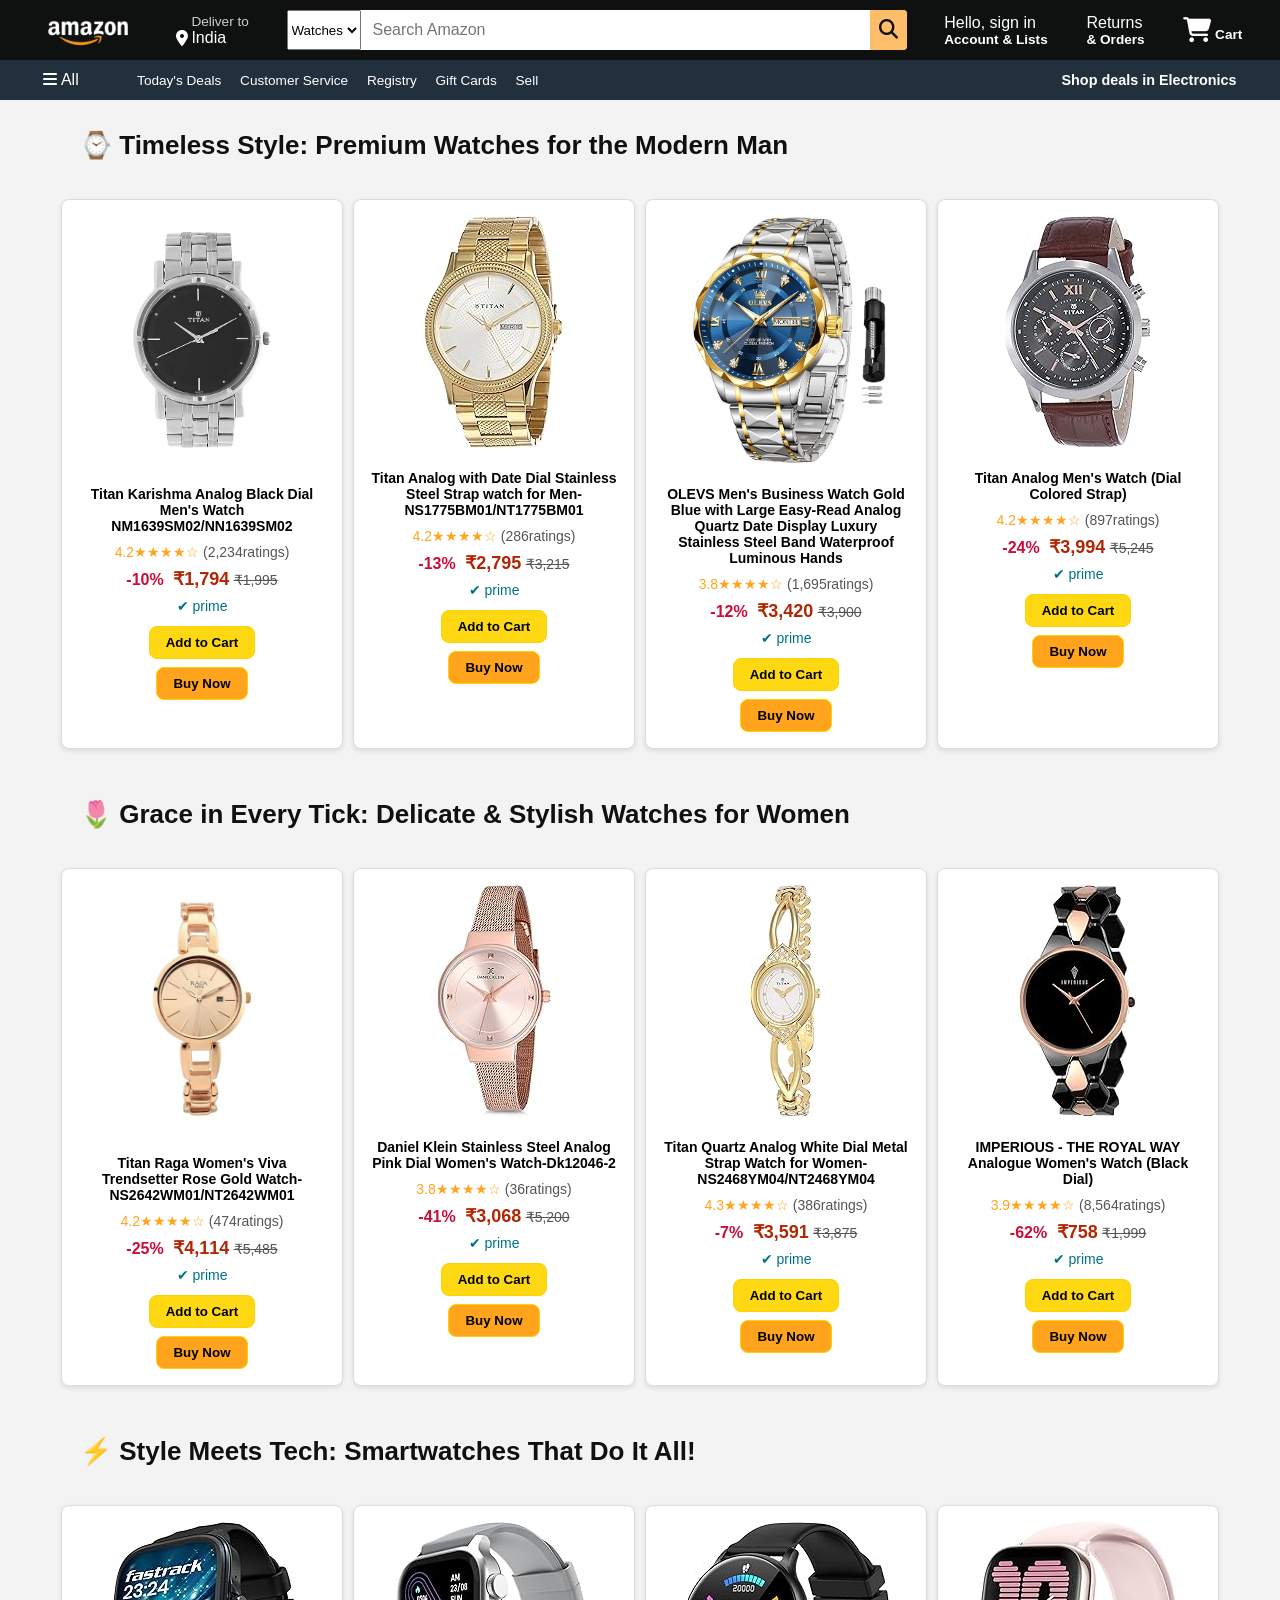
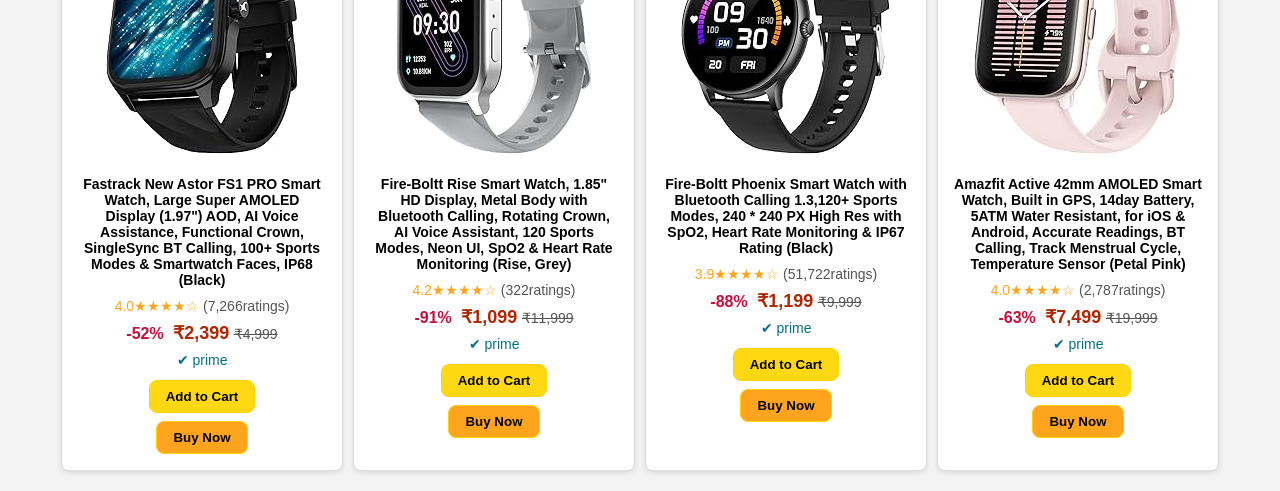
<file: products/watches.html>
<!DOCTYPE html>
<html lang="en">

<head>
    <meta charset="UTF-8">
    <meta name="viewport" content="width=device-width, initial-scale=1.0">
    <title> Watches </title>
    <link rel="stylesheet" href="https://cdnjs.cloudflare.com/ajax/libs/font-awesome/6.1.2/css/all.min.css"
        integrity="sha512-1sCRPdkRXhBV2PBLUdRb4tMg1w2YPf37qatUFeS7zlBy7jJI8Lf4VHwWfZZfpXtYSLy85pkm9GaYVYMfw5BC1A=="
        crossorigin="anonymous" referrerpolicy="no-referrer" />
    <link rel="stylesheet" href="../style.css">
    <link rel="stylesheet" href= "product.css">
    <script src="../script.js"></script>
</head>

<body>
    <!--watches navbar-->
   <header>
     <div class="navbar">
         <div class="nav-logo border">
             <div class="logo"></div>
         </div>
 
         <div class="nav-address border">
             <p class="add-first"> Deliver to </p>
             <div class="add-icon">
                 <i class="fa-solid fa-location-dot"></i>
                 <p class="add-second"> India </p>
             </div>
         </div>

         <div class="nav-search">
            <select>
                <option> Watches </option>
            </select class="search-select">
            <input placeholder="Search Amazon" class="search-input">
            <div class="search-icon">
                <i class="fa-solid fa-magnifying-glass"></i>
            </div>
        </div>

        <div class="nav-singing border">
            <p> <span> Hello, sign in </span></p>
            <p class="nav-second"> Account & Lists </p>
        </div>
        <div class="nav-return border">
            <p> <span> Returns </span></p>
            <p class="nav-second"> & Orders </p>
        </div>

        <div class="nav-cart border">
            <i class="fa-solid fa-cart-shopping"></i>
            Cart
        </div>
    </div>

    <div class="panel">
        <div class="panel-all" id="menu-btn">
            <i class="fa-solid fa-bars"></i>
            All
        </div>
        <div class="panel-ops">
            <p> Today's Deals </p>
            <p> Customer Service </p>
            <p> Registry </p>
            <p> Gift Cards </p>
            <p> Sell </p>
        </div>
        <div class="panel-deals">
            Shop deals in Electronics
        </div>
    </div>
</header>

<!-- Inside <body>, after header -->
    <!-- NEW: Sidebar Overlay and Sidebar Menu -->
    <div class="sidebar-overlay"></div>
    <aside class="sidebar" id="sidebar">
        <div class="menu-header">
            <div class="profile-img">
                <i class="fa-solid fa-user"></i>
            </div>
            <div class="menu-mgs">Hello, sign in</div>
            <div class="close-menu-btn">
                <i class="fa-solid fa-xmark" id="sidebar-overlay"></i>
            </div>
        </div>
        <div class="category">
            <h3>Shop by Category</h3>
            <ol>
                <li><a href="mobiles.html" class="Category-name">Mobiles</a></li>
                <li><a href="Electronics.html" class="Category-name"> Electronics </a></li>
                <li><a href="tv.html" class="Category-name"> Tv, Audio & Cameras </a></li>
                <li><a href="mfashion.html" class="Category-name"> Men's Fashion </a></li>
                <li><a href="wfashion.html" class="Category-name"> Women's Fashion </a></li>
                <li><a href="computer.html" class="Category-name">  Computer & Laptop </a></li>
                <li><a href="grocery.html" class="Category-name"> Grocery </a></li>
                <li><a href="shoes.html" class="Category-name"> Shoes </a></li>
                <li><a href="baggs.html" class="Category-name"> Bag & Luggage </a></li>
                <li><a href="watches.html" class="Category-name"> Watches </a></li>
                

                </ol>
        </div>
        <div>
            <h3> Help & settings</h3>  
            <ol>
            <li><a href="#" class="help-name"> Your Account</a></li>
            <li><a href="#" class="help-name"> Customer Service </a></li>
            <li><a href="#" class="help-name"> sign in </a></li>
        </ol>
        </div>
        </aside>


     <!--watch men's product-->
    <h2 class="section-heading">⌚ Timeless Style: Premium Watches for the Modern Man</h2>
     <section class="product-container">
     <!-- Product Card 1 -->
     <div class="product-card">
         <img src= "../images/watch_1.jpg" alt="men's watch">
       <p class="product-title"> Titan Karishma Analog Black Dial Men's Watch NM1639SM02/NN1639SM02 </p> 
       <div class="rating">4.2★★★★☆ <span>(2,234ratings)</span></div>
       <div class="price-section">
         <span class="discount">-10%</span>
         <span class="price">₹1,794</span>
         <s class="mrp">₹1,995</s>
       </div>
       <div class="prime-badge">✔ prime</div>
       <button class="add-to-cart">Add to Cart</button>
       <button class="buy-now">Buy Now</button>
     </div>

     <!-- Product Card 2 -->
     <div class="product-card">
        <img src= "../images/watch_2.jpg" alt="men's watch">
      <p class="product-title"> Titan Analog with Date Dial Stainless Steel Strap watch for Men-NS1775BM01/NT1775BM01 </p> 
      <div class="rating">4.2★★★★☆ <span>(286ratings)</span></div>
      <div class="price-section">
        <span class="discount">-13%</span>
        <span class="price">₹2,795</span>
        <s class="mrp">₹3,215</s>
      </div>
      <div class="prime-badge">✔ prime</div>
      <button class="add-to-cart">Add to Cart</button>
      <button class="buy-now">Buy Now</button>
    </div>

     <!-- Product Card 3 -->
     <div class="product-card">
        <img src= "../images/watch_3.jpg" alt="men's watch">
      <p class="product-title"> OLEVS Men's Business Watch Gold Blue with Large Easy-Read Analog Quartz Date Display Luxury Stainless Steel Band Waterproof Luminous Hands </p> 
      <div class="rating">3.8★★★★☆ <span>(1,695ratings)</span></div>
      <div class="price-section">
        <span class="discount">-12%</span>
        <span class="price">₹3,420</span>
        <s class="mrp">₹3,900</s>
      </div>
      <div class="prime-badge">✔ prime</div>
      <button class="add-to-cart">Add to Cart</button>
      <button class="buy-now">Buy Now</button>
    </div>

    <!-- Product Card 4 -->
    <div class="product-card">
        <img src= "../images/watch_4.jpg" alt="men's watch">
      <p class="product-title"> Titan Analog Men's Watch (Dial Colored Strap) </p> 
      <div class="rating">4.2★★★★☆ <span>(897ratings)</span></div>
      <div class="price-section">
        <span class="discount">-24%</span>
        <span class="price">₹3,994</span>
        <s class="mrp">₹5,245</s>
      </div>
      <div class="prime-badge">✔ prime</div>
      <button class="add-to-cart">Add to Cart</button>
      <button class="buy-now">Buy Now</button>
    </div>
     </section>


     
     <!-- women's watch  product-->
    <h2 class="section-heading">🌷 Grace in Every Tick: Delicate & Stylish Watches for Women</h2>
    <section class="product-container">
    <!-- Product Card 1 -->
    <div class="product-card">
        <img src= "../images/watch_5.jpg" alt="women's watch">
      <p class="product-title"> Titan Raga Women's Viva Trendsetter Rose Gold Watch-NS2642WM01/NT2642WM01 </p> 
      <div class="rating">4.2★★★★☆ <span>(474ratings)</span></div>
      <div class="price-section">
        <span class="discount">-25%</span>
        <span class="price">₹4,114</span>
        <s class="mrp">₹5,485</s>
      </div>
      <div class="prime-badge">✔ prime</div>
      <button class="add-to-cart">Add to Cart</button>
      <button class="buy-now">Buy Now</button>
    </div>

    <!-- Product Card 2 -->
    <div class="product-card">
        <img src= "../images/watch_6.jpg" alt="women's watch">
      <p class="product-title"> Daniel Klein Stainless Steel Analog Pink Dial Women's Watch-Dk12046-2 </p> 
      <div class="rating">3.8★★★★☆ <span>(36ratings)</span></div>
      <div class="price-section">
        <span class="discount">-41%</span>
        <span class="price">₹3,068</span>
        <s class="mrp">₹5,200</s>
      </div>
      <div class="prime-badge">✔ prime</div>
      <button class="add-to-cart">Add to Cart</button>
      <button class="buy-now">Buy Now</button>
    </div>

    <!-- Product Card 3 -->
    <div class="product-card">
        <img src= "../images/watch_7.jpg" alt="women's watch">
      <p class="product-title"> Titan Quartz Analog White Dial Metal Strap Watch for Women-NS2468YM04/NT2468YM04</p> 
      <div class="rating">4.3★★★★☆ <span>(386ratings)</span></div>
      <div class="price-section">
        <span class="discount">-7%</span>
        <span class="price">₹3,591</span>
        <s class="mrp">₹3,875</s>
      </div>
      <div class="prime-badge">✔ prime</div>
      <button class="add-to-cart">Add to Cart</button>
      <button class="buy-now">Buy Now</button>
    </div>

     <!-- Product Card 4 -->
     <div class="product-card">
        <img src= "../images/watch_8.jpg" alt="women's watch">
      <p class="product-title"> IMPERIOUS - THE ROYAL WAY Analogue Women's Watch (Black Dial)</p> 
      <div class="rating">3.9★★★★☆ <span>(8,564ratings)</span></div>
      <div class="price-section">
        <span class="discount">-62%</span>
        <span class="price">₹758</span>
        <s class="mrp">₹1,999</s>
      </div>
      <div class="prime-badge">✔ prime</div>
      <button class="add-to-cart">Add to Cart</button>
      <button class="buy-now">Buy Now</button>
    </div>
    </section>


    <!-- smart watch  product-->
    <h2 class="section-heading">⚡ Style Meets Tech: Smartwatches That Do It All!</h2>
    <section class="product-container">
    <!-- Product Card 1 -->
    <div class="product-card">
        <img src= "../images/watch_9.jpg" alt="smart watch">
      <p class="product-title"> Fastrack New Astor FS1 PRO Smart Watch, Large Super AMOLED Display (1.97") AOD, AI Voice Assistance, Functional Crown, SingleSync BT Calling, 100+ Sports Modes & Smartwatch Faces, IP68 (Black)</p> 
      <div class="rating">4.0★★★★☆ <span>(7,266ratings)</span></div>
      <div class="price-section">
        <span class="discount">-52%</span>
        <span class="price">₹2,399</span>
        <s class="mrp">₹4,999</s>
      </div>
      <div class="prime-badge">✔ prime</div>
      <button class="add-to-cart">Add to Cart</button>
      <button class="buy-now">Buy Now</button>
    </div>

    <!-- Product Card 2 -->
    <div class="product-card">
        <img src= "../images/watch_10.jpg" alt="smart watch">
      <p class="product-title">Fire-Boltt Rise Smart Watch, 1.85" HD Display, Metal Body with Bluetooth Calling, Rotating Crown, AI Voice Assistant, 120 Sports Modes, Neon UI, SpO2 & Heart Rate Monitoring (Rise, Grey)</p> 
      <div class="rating">4.2★★★★☆ <span>(322ratings)</span></div>
      <div class="price-section">
        <span class="discount">-91%</span>
        <span class="price">₹1,099</span>
        <s class="mrp">₹11,999</s>
      </div>
      <div class="prime-badge">✔ prime</div>
      <button class="add-to-cart">Add to Cart</button>
      <button class="buy-now">Buy Now</button>
    </div>

    <!-- Product Card 3 -->
    <div class="product-card">
        <img src= "../images/watch_11.jpg" alt="smart watch">
      <p class="product-title">Fire-Boltt Phoenix Smart Watch with Bluetooth Calling 1.3,120+ Sports Modes, 240 * 240 PX High Res with SpO2, Heart Rate Monitoring & IP67 Rating (Black)</p> 
      <div class="rating">3.9★★★★☆ <span>(51,722ratings)</span></div>
      <div class="price-section">
        <span class="discount">-88%</span>
        <span class="price">₹1,199</span>
        <s class="mrp">₹9,999</s>
      </div>
      <div class="prime-badge">✔ prime</div>
      <button class="add-to-cart">Add to Cart</button>
      <button class="buy-now">Buy Now</button>
    </div>

     <!-- Product Card 4 -->
     <div class="product-card">
        <img src= "../images/watch_12.jpg" alt="smart watch">
      <p class="product-title">Amazfit Active 42mm AMOLED Smart Watch, Built in GPS, 14day Battery, 5ATM Water Resistant, for iOS & Android, Accurate Readings, BT Calling, Track Menstrual Cycle, Temperature Sensor (Petal Pink)</p> 
      <div class="rating">4.0★★★★☆ <span>(2,787ratings)</span></div>
      <div class="price-section">
        <span class="discount">-63%</span>
        <span class="price">₹7,499</span>
        <s class="mrp">₹19,999</s>
      </div>
      <div class="prime-badge">✔ prime</div>
      <button class="add-to-cart">Add to Cart</button>
      <button class="buy-now">Buy Now</button>
    </div>
    </section>

</body>
</html>
</file>
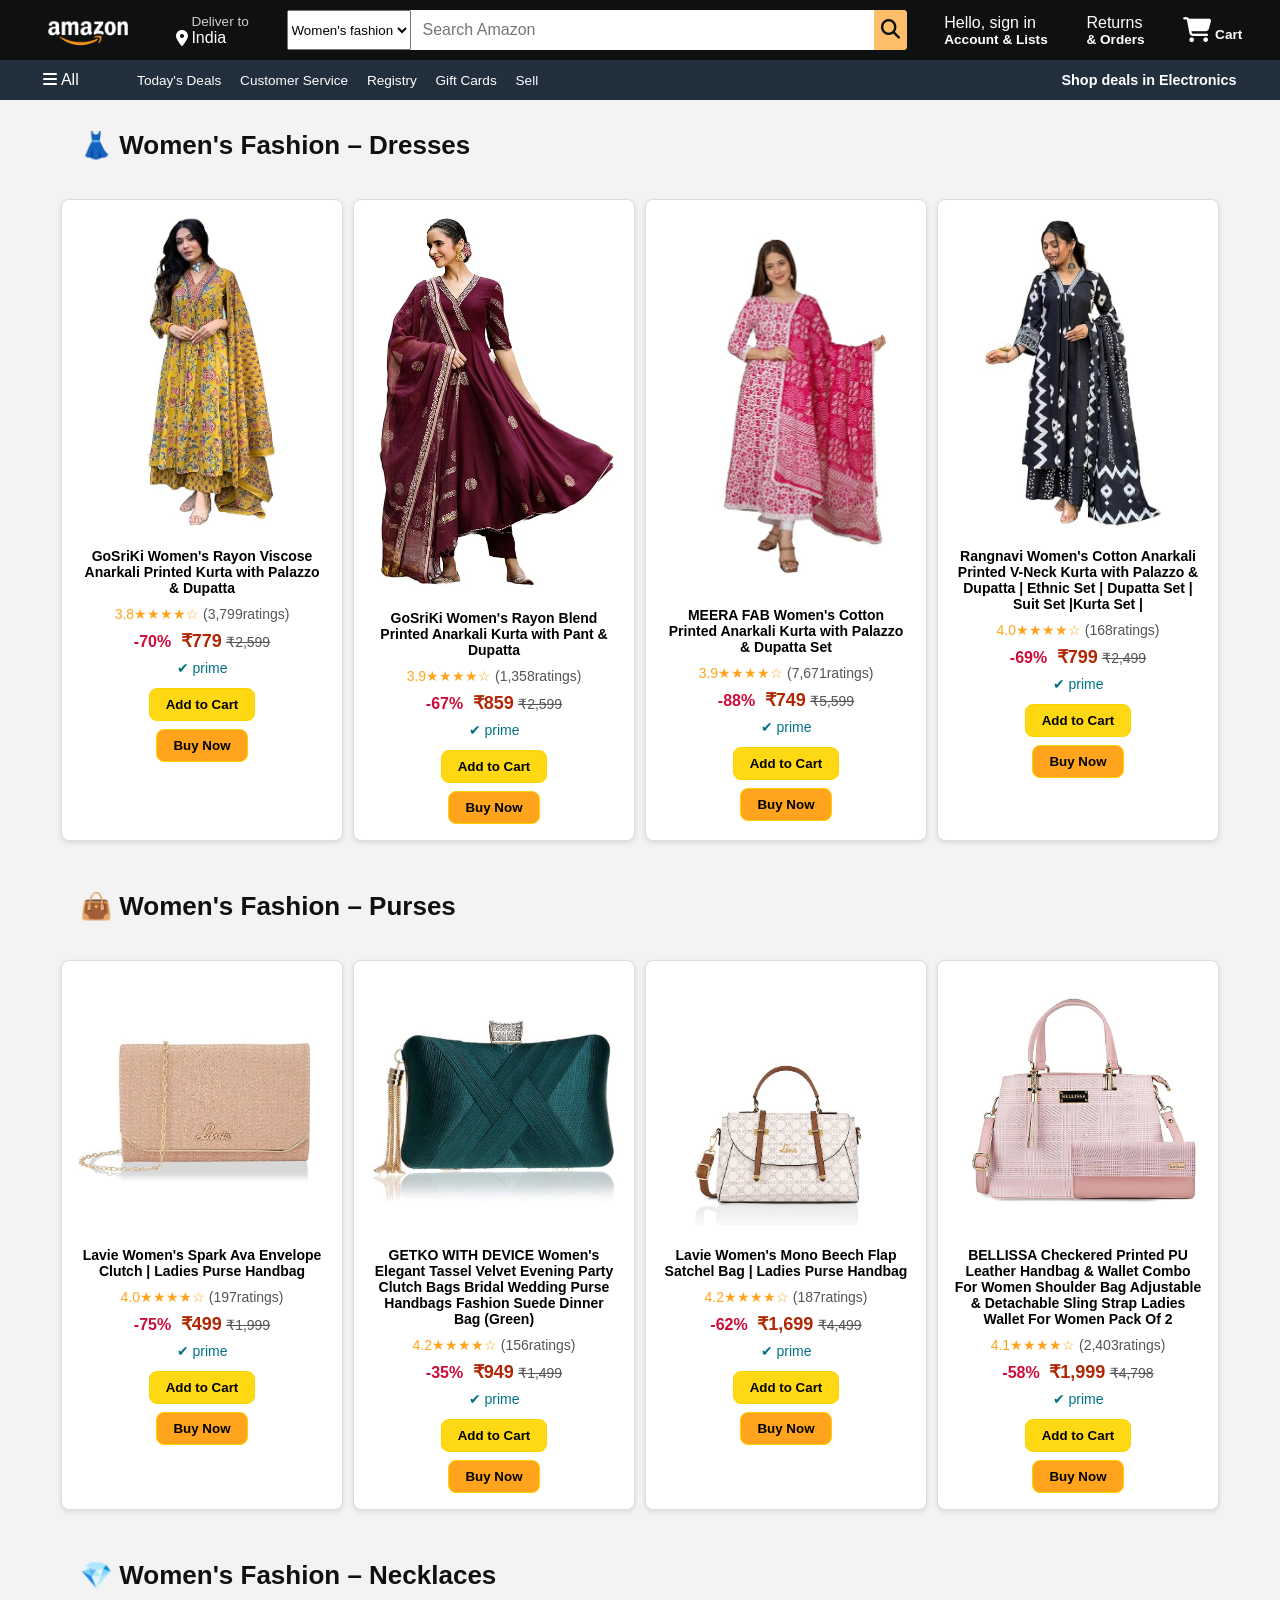
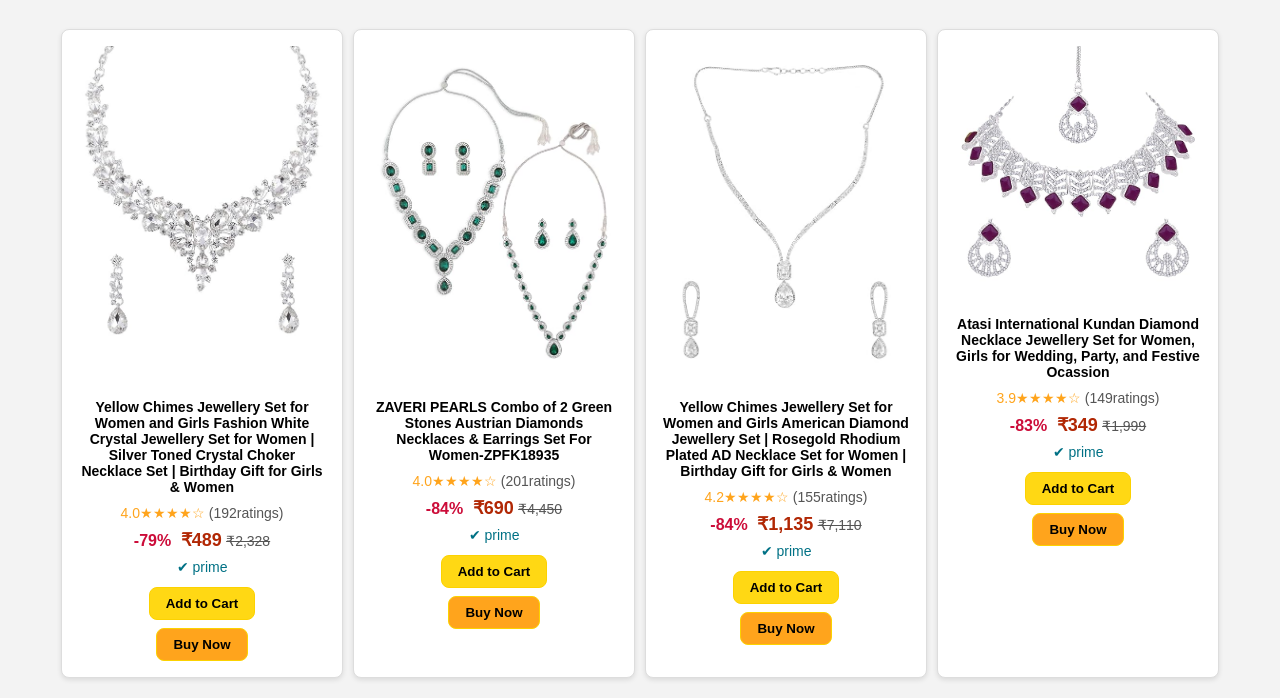
<file: products/wfashion.html>
<!DOCTYPE html>
<html lang="en">

<head>
    <meta charset="UTF-8">
    <meta name="viewport" content="width=device-width, initial-scale=1.0">
    <title> Women's fashion </title>
    <link rel="stylesheet" href="https://cdnjs.cloudflare.com/ajax/libs/font-awesome/6.1.2/css/all.min.css"
        integrity="sha512-1sCRPdkRXhBV2PBLUdRb4tMg1w2YPf37qatUFeS7zlBy7jJI8Lf4VHwWfZZfpXtYSLy85pkm9GaYVYMfw5BC1A=="
        crossorigin="anonymous" referrerpolicy="no-referrer" />
    <link rel="stylesheet" href="../style.css">
    <link rel="stylesheet" href= "product.css">
    <script src="../script.js"></script>
</head>

<body>
    <!--Women's fashion navbar-->
   <header>
     <div class="navbar">
         <div class="nav-logo border">
             <div class="logo"></div>
         </div>
 
         <div class="nav-address border">
             <p class="add-first"> Deliver to </p>
             <div class="add-icon">
                 <i class="fa-solid fa-location-dot"></i>
                 <p class="add-second"> India </p>
             </div>
         </div>

         <div class="nav-search">
            <select>
                <option> Women's fashion</option>
            </select class="search-select">
            <input placeholder="Search Amazon" class="search-input">
            <div class="search-icon">
                <i class="fa-solid fa-magnifying-glass"></i>
            </div>
        </div>

        <div class="nav-singing border">
            <p> <span> Hello, sign in </span></p>
            <p class="nav-second"> Account & Lists </p>
        </div>
        <div class="nav-return border">
            <p> <span> Returns </span></p>
            <p class="nav-second"> & Orders </p>
        </div>

        <div class="nav-cart border">
            <i class="fa-solid fa-cart-shopping"></i>
            Cart
        </div>
    </div>

    <div class="panel">
        <div class="panel-all" id="menu-btn">
            <i class="fa-solid fa-bars"></i>
            All
        </div>
        <div class="panel-ops">
            <p> Today's Deals </p>
            <p> Customer Service </p>
            <p> Registry </p>
            <p> Gift Cards </p>
            <p> Sell </p>
        </div>
        <div class="panel-deals">
            Shop deals in Electronics
        </div>
    </div>
</header>

<!-- Inside <body>, after header -->
    <!-- NEW: Sidebar Overlay and Sidebar Menu -->
    <div class="sidebar-overlay"></div>
    <aside class="sidebar" id="sidebar">
        <div class="menu-header">
            <div class="profile-img">
                <i class="fa-solid fa-user"></i>
            </div>
            <div class="menu-mgs">Hello, sign in</div>
            <div class="close-menu-btn">
                <i class="fa-solid fa-xmark" id="sidebar-overlay"></i>
            </div>
        </div>
        <div class="category">
            <h3>Shop by Category</h3>
            <ol>
                <li><a href="mobiles.html" class="Category-name">Mobiles</a></li>
                <li><a href="Electronics.html" class="Category-name"> Electronics </a></li>
                <li><a href="tv.html" class="Category-name"> Tv, Audio & Cameras </a></li>
                <li><a href="mfashion.html" class="Category-name"> Men's Fashion </a></li>
                <li><a href="wfashion.html" class="Category-name"> Women's Fashion </a></li>
                <li><a href="computer.html" class="Category-name">  Computer & Laptop </a></li>
                <li><a href="grocery.html" class="Category-name"> Grocery </a></li>
                <li><a href="shoes.html" class="Category-name">  Shoes </a></li>
                <li><a href="baggs.html" class="Category-name"> Bag & Luggage </a></li>
                <li><a href="watches.html" class="Category-name"> Watches </a></li>
                

                </ol>
        </div>
        <div>
            <h3> Help & settings</h3>  
            <ol>
            <li><a href="#" class="help-name"> Your Account</a></li>
            <li><a href="#" class="help-name"> Customer Service </a></li>
            <li><a href="#" class="help-name"> sign in </a></li>
        </ol>
        </div>
        </aside>

         <!--women's fashion product-->
        <!--women's dress-->
        <h2 class="section-heading">👗 Women's Fashion – Dresses</h2>
     <section class="product-container">
     <!-- Product Card 1 -->
     <div class="product-card">
         <img src= "../images/gc_1.jpg" alt="g.Cloths">
       <p class="product-title"> GoSriKi Women's Rayon Viscose Anarkali Printed Kurta with Palazzo & Dupatta</p> 
       <div class="rating">3.8★★★★☆ <span>(3,799ratings)</span></div>
       <div class="price-section">
         <span class="discount">-70%</span>
         <span class="price">₹779</span>
         <s class="mrp">₹2,599</s>
       </div>
       <div class="prime-badge">✔ prime</div>
       <button class="add-to-cart">Add to Cart</button>
       <button class="buy-now">Buy Now</button>
     </div>

     <!-- Product Card 2 -->
     <div class="product-card">
        <img src= "../images/gc_2.jpg" alt="g.Cloths">
      <p class="product-title"> GoSriKi Women's Rayon Blend Printed Anarkali Kurta with Pant & Dupatta</p> 
      <div class="rating">3.9★★★★☆ <span>(1,358ratings)</span></div>
      <div class="price-section">
        <span class="discount">-67%</span>
        <span class="price">₹859</span>
        <s class="mrp">₹2,599</s>
      </div>
      <div class="prime-badge">✔ prime</div>
      <button class="add-to-cart">Add to Cart</button>
      <button class="buy-now">Buy Now</button>
    </div>

    <!-- Product Card 3 -->
    <div class="product-card">
        <img src= "../images/gc_3.jpg" alt="g.Cloths">
      <p class="product-title"> MEERA FAB Women's Cotton Printed Anarkali Kurta with Palazzo & Dupatta Set</p> 
      <div class="rating">3.9★★★★☆ <span>(7,671ratings)</span></div>
      <div class="price-section">
        <span class="discount">-88%</span>
        <span class="price">₹749</span>
        <s class="mrp">₹5,599</s>
      </div>
      <div class="prime-badge">✔ prime</div>
      <button class="add-to-cart">Add to Cart</button>
      <button class="buy-now">Buy Now</button>
    </div>

    <!-- Product Card 4 -->
    <div class="product-card">
        <img src= "../images/gc_4.jpg" alt="g.Cloths">
      <p class="product-title"> Rangnavi Women's Cotton Anarkali Printed V-Neck Kurta with Palazzo & Dupatta | Ethnic Set | Dupatta Set | Suit Set |Kurta Set |</p> 
      <div class="rating">4.0★★★★☆ <span>(168ratings)</span></div>
      <div class="price-section">
        <span class="discount">-69%</span>
        <span class="price">₹799</span>
        <s class="mrp">₹2,499</s>
      </div>
      <div class="prime-badge">✔ prime</div>
      <button class="add-to-cart">Add to Cart</button>
      <button class="buy-now">Buy Now</button>
    </div>
     </section>


     <!--women's purse-->
     <h2 class="section-heading">👜 Women's Fashion – Purses</h2>
     <section class="product-container">
     <!-- Product Card 1 -->
     <div class="product-card">
         <img src= "../images/purse_1.jpg" alt="purse">
       <p class="product-title"> Lavie Women's Spark Ava Envelope Clutch | Ladies Purse Handbag</p> 
       <div class="rating">4.0★★★★☆ <span>(197ratings)</span></div>
       <div class="price-section">
         <span class="discount">-75%</span>
         <span class="price">₹499</span>
         <s class="mrp">₹1,999</s>
       </div>
       <div class="prime-badge">✔ prime</div>
       <button class="add-to-cart">Add to Cart</button>
       <button class="buy-now">Buy Now</button>
     </div>

     <!-- Product Card 2 -->
     <div class="product-card">
        <img src= "../images/purse_2.jpg" alt="purse">
      <p class="product-title"> GETKO WITH DEVICE Women's Elegant Tassel Velvet Evening Party Clutch Bags Bridal Wedding Purse Handbags Fashion Suede Dinner Bag (Green)</p> 
      <div class="rating">4.2★★★★☆ <span>(156ratings)</span></div>
      <div class="price-section">
        <span class="discount">-35%</span>
        <span class="price">₹949</span>
        <s class="mrp">₹1,499</s>
      </div>
      <div class="prime-badge">✔ prime</div>
      <button class="add-to-cart">Add to Cart</button>
      <button class="buy-now">Buy Now</button>
    </div>

    <!-- Product Card 3 -->
    <div class="product-card">
        <img src= "../images/purse_3.jpg" alt="purse">
      <p class="product-title"> Lavie Women's Mono Beech Flap Satchel Bag | Ladies Purse Handbag</p> 
      <div class="rating">4.2★★★★☆ <span>(187ratings)</span></div>
      <div class="price-section">
        <span class="discount">-62%</span>
        <span class="price">₹1,699</span>
        <s class="mrp">₹4,499</s>
      </div>
      <div class="prime-badge">✔ prime</div>
      <button class="add-to-cart">Add to Cart</button>
      <button class="buy-now">Buy Now</button>
    </div>

    <!-- Product Card 4 -->
    <div class="product-card">
        <img src= "../images/purse_4.jpg" alt="purse">
      <p class="product-title"> BELLISSA Checkered Printed PU Leather Handbag & Wallet Combo For Women Shoulder Bag Adjustable & Detachable Sling Strap Ladies Wallet For Women Pack Of 2</p> 
      <div class="rating">4.1★★★★☆ <span>(2,403ratings)</span></div>
      <div class="price-section">
        <span class="discount">-58%</span>
        <span class="price">₹1,999</span>
        <s class="mrp">₹4,798</s>
      </div>
      <div class="prime-badge">✔ prime</div>
      <button class="add-to-cart">Add to Cart</button>
      <button class="buy-now">Buy Now</button>
    </div>
     </section>


     <!--women's jewellery-->
     <h2 class="section-heading">💎 Women's Fashion – Necklaces</h2>
     <section class="product-container">
     <!-- Product Card 1 -->
     <div class="product-card">
         <img src= "../images/jewellery__1.jpg" alt="jewellery">
       <p class="product-title"> Yellow Chimes Jewellery Set for Women and Girls Fashion White Crystal Jewellery Set for Women | Silver Toned Crystal Choker Necklace Set | Birthday Gift for Girls & Women</p> 
       <div class="rating">4.0★★★★☆ <span>(192ratings)</span></div>
       <div class="price-section">
         <span class="discount">-79%</span>
         <span class="price">₹489</span>
         <s class="mrp">₹2,328</s>
       </div>
       <div class="prime-badge">✔ prime</div>
       <button class="add-to-cart">Add to Cart</button>
       <button class="buy-now">Buy Now</button>
     </div>

     <!-- Product Card 2 -->
     <div class="product-card">
        <img src= "../images/jewellery__2.jpg" alt="jewellery">
      <p class="product-title"> ZAVERI PEARLS Combo of 2 Green Stones Austrian Diamonds Necklaces & Earrings Set For Women-ZPFK18935</p> 
      <div class="rating">4.0★★★★☆ <span>(201ratings)</span></div>
      <div class="price-section">
        <span class="discount">-84%</span>
        <span class="price">₹690</span>
        <s class="mrp">₹4,450</s>
      </div>
      <div class="prime-badge">✔ prime</div>
      <button class="add-to-cart">Add to Cart</button>
      <button class="buy-now">Buy Now</button>
    </div>

    <!-- Product Card 3 -->
    <div class="product-card">
        <img src= "../images/jewellery__3.jpg" alt="jewellery">
      <p class="product-title"> Yellow Chimes Jewellery Set for Women and Girls American Diamond Jewellery Set | Rosegold Rhodium Plated AD Necklace Set for Women | Birthday Gift for Girls & Women</p> 
      <div class="rating">4.2★★★★☆ <span>(155ratings)</span></div>
      <div class="price-section">
        <span class="discount">-84%</span>
        <span class="price">₹1,135</span>
        <s class="mrp">₹7,110</s>
      </div>
      <div class="prime-badge">✔ prime</div>
      <button class="add-to-cart">Add to Cart</button>
      <button class="buy-now">Buy Now</button>
    </div>

     <!-- Product Card 4 -->
     <div class="product-card">
        <img src= "../images/jewellery__4.jpg" alt="jewellery">
      <p class="product-title"> Atasi International Kundan Diamond Necklace Jewellery Set for Women, Girls for Wedding, Party, and Festive Ocassion</p> 
      <div class="rating">3.9★★★★☆ <span>(149ratings)</span></div>
      <div class="price-section">
        <span class="discount">-83%</span>
        <span class="price">₹349</span>
        <s class="mrp">₹1,999</s>
      </div>
      <div class="prime-badge">✔ prime</div>
      <button class="add-to-cart">Add to Cart</button>
      <button class="buy-now">Buy Now</button>
    </div>
     </section>

</body>
</html>
</file>
<file: style.css>
* {
    margin: 0;
    padding: 0;
    font-family: Arial;
    border: border-box;
}

.navbar {
    height: 60px;
    background-color: #0f1111;
    color: white;
    display: flex;
    align-items: center;
    justify-content: space-evenly;
}

.nav-logo {
    height: 50px;
    width: 100px;
}

.logo {
    background-image: url("images/amazon_logo.png");
    background-size: cover;
    height: 50px;
    width: 100%;
}

.border {
    border: 1.5px solid transparent;
}

.border:hover {
    border: 1.5px solid white;
}

.login {
    text-decoration: none;
    color: white;
}

/** box2 **/
.add-first {
    color: #cccccc;
    font-size: 0.85rem;
    margin-left: 15px;
}

.add-second {
    font-size: 1rem;
    margin-left: 3px;
}

.add-icon {
    display: flex;
    align-items: center;
}

/** box3 **/
.nav-search {
    display: flex;
    justify-content: space-evenly;
    background-color: pink;
    width: 620px;
    height: 40px;
    border-radius: 4px;
}

.search-select {
    background-color: #f3f3f3;
    width: 50px;
    text-align: center;
    border-top-left-radius: 4px;
    border-bottom-left-radius: 4px;
    border: none;
}

.search-input {
    width: 100%;
    font-size: 1rem;
    border: none;
    padding-left: 12px;
}

.search-icon {
    width: 45px;
    display: flex;
    justify-content: center;
    align-items: center;
    font-size: 1.2rem;
    background-color: #febd68;
    border-top-right-radius: 4px;
    border-bottom-right-radius: 4px;
    color: #0f1111;
}

.nav-search:hover {
    border: 2px solid orange;
}

/** box4 **/
.span {
    font-size: 0.7rem;
}

.nav-second {
    font-size: 0.85rem;
    font-weight: 700;
}

/** box6**/
.nav-cart i {
    font-size: 25px;
}

.nav-cart {
    font-size: 0.85rem;
    font-weight: 700;
}

/** panel **/
.panel {
    height: 40px;
    background-color: #222f3d;
    display: flex;
    color: white;
    align-items: center;
    justify-content: space-evenly;
}

.panel-ops p {
    display: inline;
    margin-left: 15px;
}

.panel-ops {
    width: 70%;
    font-size: 0.85rem;
}

.panel-deals {
    font-size: 0.9rem;
    font-weight: 700;
}




/* hero section */
.main body section {
    position: relative;
    width: 100%;
    height: 100%;
}

.hero {
    position: relative;
    width: 100%;
    height: 600px;
    /* ✅ Adjusted height */
    margin-top: 0px;
    /* ❌ Remove unwanted margins */
    overflow: hidden;
    z-index: 1;
    /* ✅ Ensure it's above the background but below header */
}

.slider {
    position: relative;
    width: 100%;
    height: 100%;
}

.slide {
    position: absolute;
    width: 100%;
    height: 100%;
    background-size: cover;
    /* Ensure full image is visible */
    background-position: center;
    background-repeat: no-repeat;
    opacity: 0;
    transition: opacity 0.5s ease-in-out;
    /* Thoda fast transition */
}

.slide.active {
    opacity: 1;
}

/* Background images */
.slide1 {
    background-image: url('images/hero img.1.jpg');
}

.slide2 {
    background-image: url('images/hero img.2.jpg');
}

.slide3 {
    background-image: url('images/hero img.3.jpg');
}

.slide4 {
    background-image: url('images/hero img.4.jpg');
}

.slide5 {
    background-image: url('images/hero img.5.png');
}

.slide6 {
    background-image: url('images/hero img.6.jpg');
}

.slide7 {
    background-image: url('images/hero img.7.jpg');
}

.slide8 {
    background-image: url('images/hero img.8.jpg');
}

.prev,
.next {
    position: absolute;
    top: 50%;
    transform: translateY(-50%);
    background-color: rgba(0, 0, 0, 0.5);
    color: white;
    border: none;
    padding: 10px;
    cursor: pointer;
    font-size: 24px;
}

.prev {
    left: 10px;
}

.next {
    right: 10px;
}

.prev:hover,
.next:hover {
    background-color: rgba(0, 0, 0, 0.8);
}

/** shopping categories **/
.shopping-grid {
    display: grid;
    grid-template-columns: repeat(4, 1fr);
    gap: 15px;
    padding: 20px;
    background-color: #e2e7e6;

}

.grid-box {
    background-color: #f3f3f3;
    padding: 15px;
    border-radius: 8px;
    text-align: left;
    box-shadow: 0 2px 5px rgba(0, 0, 0, 0.1);
    transition: transform 0.3s ease;
}

.grid-box:hover {
    transform: scale(1.05);
}

.grid-box h3 {
    font-size: 16px;
    margin-bottom: 10px;
}

.grid-img {
    width: 100%;
    height: 300px;
    background-size: cover;
    background-position: center;
    border-radius: 5px;
}

.grid-box a {
    display: block;
    margin-top: 10px;
    font-size: 14px;
    color: #007185;
    text-decoration: none;
}

.grid-box a:hover {
    text-decoration: underline;
}

/* Responsive Design */
@media (max-width: 768px) {
    .shopping-grid {
        grid-template-columns: repeat(2, 1fr);
    }
}

@media (max-width: 480px) {
    .shopping-grid {
        grid-template-columns: 1fr;
    }
}


/** footer **/
footer {
    background-color: #232f3e;
    color: white;
    font-family: Arial, sans-serif;
    padding-top: 20px;
}

.back-to-top {
    text-align: center;
    background: #37475a;
    padding: 10px;
    cursor: pointer;
}

.back-to-top a {
    color: #fff;
    text-decoration: none;
}

.footer-content {
    display: flex;
    justify-content: space-around;
    padding: 20px;
    flex-wrap: wrap;
}

.footer-section {
    display: flex;
    flex-direction: column;
}

.footer-section h3 {
    font-size: 16px;
    margin-bottom: 10px;
}

.footer-section a {
    color: #ddd;
    text-decoration: none;
    margin-bottom: 5px;
}

.footer-section a:hover {
    text-decoration: underline;
}

.footer-middle {
    display: flex;
    justify-content: center;
    align-items: center;
    padding: 20px 0;
    border-top: 1px solid #3a4553;
}

.footer-logo {
    background: url('images/amazon_logo.png') no-repeat center;
    background-size: cover;
    width: 100px;
    height: 40px;
    margin-right: 20px;
}

.footer-language select {
    background: #232f3e;
    color: white;
    border: 1px solid #aaa;
    padding: 5px;
    margin-right: 20px;
}

.footer-country {
    display: flex;
    align-items: center;
    font-size: 14px;
}

.india-flag {
    background: url('https://upload.wikimedia.org/wikipedia/en/4/41/Flag_of_India.svg') no-repeat center;
    background-size: contain;
    width: 20px;
    height: 15px;
    margin-right: 5px;
}

.footer-bottom {
    text-align: center;
    padding: 10px;
    background: #131a22;
    font-size: 14px;
}

.footer-links a {
    color: #ddd;
    margin: 0 10px;
    text-decoration: none;
}

.footer-links a:hover {
    text-decoration: underline;
}

/* sidebar section */
/* NEW: Sidebar styles */
.sidebar {
    position: fixed;
    top: 0;
    left: -410px;
    width: 365px;
    height: 100%;
    background-color: white;
    box-shadow: 2px 0 5px rgba(0, 0, 0, 0.2);
    transition: left 0.3s ease;
    z-index: 1001;
    overflow-y: auto;
}

.sidebar h3 {
    margin-top: 0;
    font-size: 18px;
    padding-bottom: 5px;
    padding-left: 36px;
}

.sidebar ol {
    list-style: none;
    padding: 0;
}

.sidebar ol li {
    display: flex;
    width: 95%;
    height: 42px;
    align-items: center;
    padding-left: 36px;
}

.sidebar li:hover {
    background-color: #eaeded;
}

.sidebar ol li a {
    text-decoration: none;
    color: #333;
    font-weight: 500;
}

.Category-name {
    display: flex;
    width: 100%;
    height: 100%;
    align-items: center;
}

.help-name {
    display: flex;
    width: 100%;
    height: 100%;
    align-items: center;
}

/* Overlay background */
.sidebar-overlay {
    position: fixed;
    top: 0;
    left: 0;
    width: 100%;
    height: 100%;
    background: rgba(0, 0, 0, 0.5);
    opacity: 0;
    visibility: hidden;
    z-index: 1000;
    transition: opacity 0.3s ease;
}

/* Active states */
.sidebar.active {
    left: 0;
}

.sidebar-overlay.active {
    opacity: 1;
    visibility: visible;
}

/* menu bar header*/
.menu-header {
    display: flex;
    align-items: center;
    height: 50px;
    background-color: #232f3e;
    color: #ffffff;
    align-items: center;
    padding-left: 40px;
}

.profile-img {
    display: flex;
    height: 24px;
    width: 24px;
}

.menu-mgs {
    display: flex;
    height: 24px;
    text-align: center;
    padding-left: 14px;
    font-weight: bold;
}

.close-menu-btn {
    display: flex;
    padding-left: 47%;
}

.category {
    display: flex;
    flex-wrap: wrap;
    flex-direction: column;
    padding: 20px 20px 30px 0px;
}
/* sidebar end */
</file>
<file: auth.css>
.auth-container {
    width: 100%;
    max-width: 350px;
    margin-top: 180px;
   margin-left: 600px;
  }
  
  
  
  .auth-box {
    border: 1px solid #ddd;
    padding: 20px;
    border-radius: 4px;
  }
  
  .auth-box h2 {
    font-size: 22px;
    margin-bottom: 20px;
  }
  
  .auth-box label {
    display: block;
    margin-top: 10px;
    font-weight: bold;
  }
  
  .auth-box input {
    width: 100%;
    padding: 8px;
    margin-top: 5px;
    border: 1px solid #a6a6a6;
    border-radius: 3px;
  }
  
  .auth-box button {
    width: 100%;
    background-color: #f0c14b;
    border: 1px solid #a88734;
    padding: 8px;
    margin-top: 20px;
    border-radius: 3px;
    cursor: pointer;
  }
  
  .auth-box .terms {
    font-size: 12px;
    color: #555;
    margin-top: 15px;
  }
  
  .create-account-btn {
    display: block;
    text-align: center;
    background-color: #e7e9ec;
    padding: 10px;
    margin-top: 10px;
    border-radius: 3px;
    text-decoration: none;
    color: #111;
    font-weight: bold;
  }
</file>
<file: products/product.css>
/* product.css */
/* mobile */
body {
    font-family: Arial;
    margin: 0;
    padding: 0;
    background-color: #f3f3f3;
  }

  .section-heading  {
    text-align: center;
    font-size: 26px;
    font-weight: 600;
    margin: 30px 0 10px 80px;
    color: #0f1111;
    font-family: 'Arial', sans-serif;
   /* border-bottom: 2px solid #ffa41c;*/
    display: inline-block;
    padding-bottom: 8px;
  }
  
  
  .product-container {
    display: flex;
    flex-wrap: wrap;
    justify-content: center;
    gap: 10px;
    padding: 20px;
  }

  .accessories-container {
    display: flex;
    flex-wrap: wrap;
    justify-content: center;
    gap: 10px;
    padding: 20px;
  }
  
  
  .product-card {
    background-color: white;
    border: 1px solid #ddd;
    border-radius: 8px;
    width: 20%;
    min-width: 200px;
    padding: 16px;
    box-shadow: 0 2px 5px rgba(0,0,0,0.1);
    display: flex;
    flex-direction: column;
    align-items: center;
    transition: transform 0.3s;
  }
  
  .product-card:hover {
    transform: scale(1.03);
  }
  
  .product-card img  {
    max-width: 100%;
    height: auto;
    margin-bottom: 12px;
    
  }
  
  .product-title {
    font-size: 14px;
    font-weight: bold;
    margin: 10px 0;
    text-align: center;
  }
  
  .rating {
    font-size: 14px;
    color: #ffa41c;
    margin-bottom: 8px;
  }
  
  .rating span {
    color: #555;
  }
  
  .price-section {
    margin-bottom: 8px;
  }
  
  .discount {
    color: #cc0c39;
    font-weight: bold;
    margin-right: 5px;
  }
  
  .price {
    color: #B12704;
    font-size: 18px;
    font-weight: bold;
  }
  
  .mrp {
    color: #555;
    font-size: 14px;
  }
  
  .prime-badge {
    color: #007185;
    font-size: 14px;
    margin-bottom: 12px;
  }
  
  .add-to-cart {
    background-color: #FFD814;
    border: 1px solid #FCD200;
    padding: 8px 16px;
    border-radius: 8px;
    cursor: pointer;
    font-weight: bold;
    transition: background-color 0.3s;
  }
  
  .add-to-cart:hover {
    background-color: #F7CA00;
  }

  .buy-now {
    background-color: #FFA41C;
    border: 1px solid #FCD200;
    padding: 8px 16px;
    border-radius: 8px;
    cursor: pointer;
    font-weight: bold;
    transition: background-color 0.3s;
    margin-top: 8px;
  }
  
  .buy-now:hover {
    background-color: #FF8F00;
  }
  
  
  /* Responsive */
  @media (max-width: 1024px) {
    .product-card {
      width: 45%;
    }
  }
  
  @media (max-width: 600px) {
    .product-card {
      width: 90%;
    }
  }
</file>
<file: products/cart.css>
/* cart.css */

body {
    font-family: Arial;
    margin: 0;
    padding: 0;
    background-color: #f3f3f3;
  }
  
  .cart-container {
    max-width: 900px;
    margin: 40px auto;
    background-color: white;
    padding: 25px;
    border-radius: 12px;
    box-shadow: 0 4px 12px rgba(0,0,0,0.1);
  }
  
  h1 {
    text-align: center;
    color: #232f3e;
    margin-bottom: 30px;
  }
  
  .cart-item {
    display: flex;
    align-items: center;
    justify-content: space-between;
    border-bottom: 1px solid #ddd;
    padding: 15px 0;
  }
  
  .cart-item img {
    width: 100px;
    height: auto;
    margin-right: 15px;
  }
  
  .cart-details {
    flex: 1;
    display: flex;
    flex-direction: column;
  }
  
  .cart-details h3 {
    margin: 0;
    font-size: 1.1rem;
  }
  
  .cart-details p {
    margin: 5px 0;
  }
  
  .cart-controls {
    display: flex;
    align-items: center;
    gap: 10px;
  }
  
  .cart-controls button {
    padding: 6px 10px;
    background-color: #febd69;
    border: none;
    cursor: pointer;
    font-weight: bold;
    border-radius: 6px;
  }
  
  .cart-controls button:hover {
    background-color: #f3a847;
  }
  
  #checkout-btn {
    padding: 10px 20px;
    background-color: #ffa41c;
    border: none;
    color: white;
    font-weight: bold;
    font-size: 1rem;
    border-radius: 6px;
    cursor: pointer;
  }
  
  #checkout-btn:hover {
    background-color: #f08804;
  }
</file>
